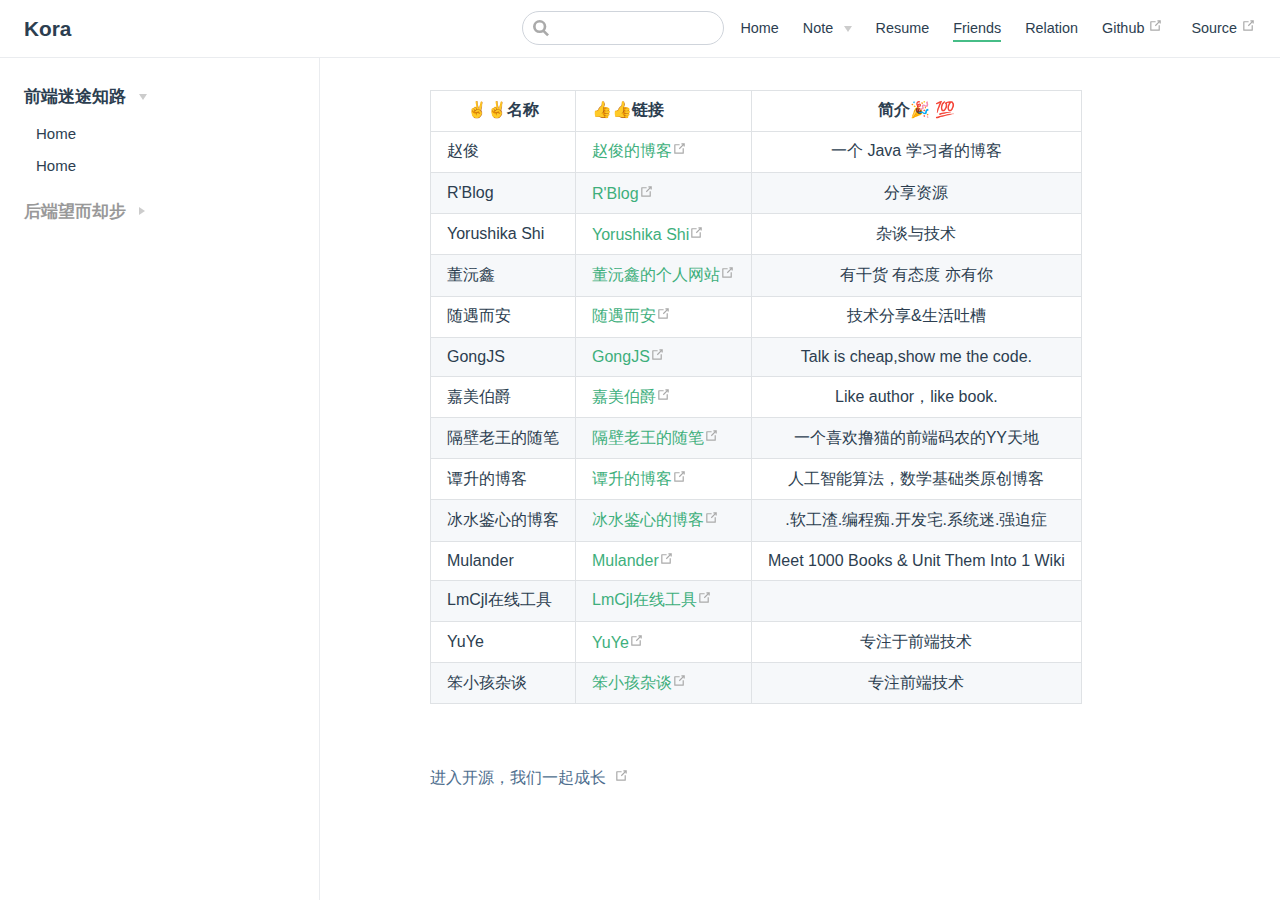
<file: friends/index.html>
<!DOCTYPE html>
<html lang="en-US">
  <head>
    <meta charset="utf-8">
    <meta name="viewport" content="width=device-width,initial-scale=1">
    <title>友链 | Kora</title>
    <meta name="description" content="time reveals a person&#39;s heart">
    <link rel="icon" href="/images/KR.png">
    
    <link rel="preload" href="/assets/css/0.styles.9e3e717b.css" as="style"><link rel="preload" href="/assets/js/app.06d44811.js" as="script"><link rel="preload" href="/assets/js/9.7c97b8b9.js" as="script"><link rel="prefetch" href="/assets/js/1.710d9d34.js"><link rel="prefetch" href="/assets/js/10.b6f57b3c.js"><link rel="prefetch" href="/assets/js/11.a098c85b.js"><link rel="prefetch" href="/assets/js/12.aeb19c06.js"><link rel="prefetch" href="/assets/js/13.dbdefd57.js"><link rel="prefetch" href="/assets/js/14.9905af61.js"><link rel="prefetch" href="/assets/js/15.d0787e18.js"><link rel="prefetch" href="/assets/js/3.041c9498.js"><link rel="prefetch" href="/assets/js/4.b80e7908.js"><link rel="prefetch" href="/assets/js/5.743bd286.js"><link rel="prefetch" href="/assets/js/6.29887229.js"><link rel="prefetch" href="/assets/js/7.afacca2f.js"><link rel="prefetch" href="/assets/js/8.1b5441da.js">
    <link rel="stylesheet" href="/assets/css/0.styles.9e3e717b.css">
  </head>
  <body>
    <div id="app" data-server-rendered="true"><div class="theme-container"><header class="navbar"><div class="sidebar-button"><svg xmlns="http://www.w3.org/2000/svg" aria-hidden="true" role="img" viewBox="0 0 448 512" class="icon"><path fill="currentColor" d="M436 124H12c-6.627 0-12-5.373-12-12V80c0-6.627 5.373-12 12-12h424c6.627 0 12 5.373 12 12v32c0 6.627-5.373 12-12 12zm0 160H12c-6.627 0-12-5.373-12-12v-32c0-6.627 5.373-12 12-12h424c6.627 0 12 5.373 12 12v32c0 6.627-5.373 12-12 12zm0 160H12c-6.627 0-12-5.373-12-12v-32c0-6.627 5.373-12 12-12h424c6.627 0 12 5.373 12 12v32c0 6.627-5.373 12-12 12z"></path></svg></div> <a href="/" class="home-link router-link-active"><!----> <span class="site-name">Kora</span></a> <div class="links" style="max-width:nullpx;"><div class="search-box"><input aria-label="Search" autocomplete="off" spellcheck="false" value=""> <!----></div> <nav class="nav-links can-hide"><div class="nav-item"><a href="/" class="nav-link">Home</a></div><div class="nav-item"><div class="dropdown-wrapper"><a class="dropdown-title"><span class="title">Note</span> <span class="arrow right"></span></a> <ul class="nav-dropdown" style="display:none;"><li class="dropdown-item"><!----> <a href="/note/vue/" class="nav-link">VUE</a></li><li class="dropdown-item"><!----> <a href="/note/es/" class="nav-link">ES6+</a></li></ul></div></div><div class="nav-item"><a href="/resume/" class="nav-link">Resume</a></div><div class="nav-item"><a href="/friends/" class="nav-link router-link-exact-active router-link-active">Friends</a></div><div class="nav-item"><a href="/relation/" class="nav-link">Relation</a></div><div class="nav-item"><a href="https://github.com/kora-KR" target="_blank" rel="noopener noreferrer" class="nav-link external">
  Github
  <svg xmlns="http://www.w3.org/2000/svg" aria-hidden="true" x="0px" y="0px" viewBox="0 0 100 100" width="15" height="15" class="icon outbound"><path fill="currentColor" d="M18.8,85.1h56l0,0c2.2,0,4-1.8,4-4v-32h-8v28h-48v-48h28v-8h-32l0,0c-2.2,0-4,1.8-4,4v56C14.8,83.3,16.6,85.1,18.8,85.1z"></path> <polygon fill="currentColor" points="45.7,48.7 51.3,54.3 77.2,28.5 77.2,37.2 85.2,37.2 85.2,14.9 62.8,14.9 62.8,22.9 71.5,22.9"></polygon></svg></a></div> <a href="https://github.com/kora-KR" target="_blank" rel="noopener noreferrer" class="repo-link">
    Source
    <svg xmlns="http://www.w3.org/2000/svg" aria-hidden="true" x="0px" y="0px" viewBox="0 0 100 100" width="15" height="15" class="icon outbound"><path fill="currentColor" d="M18.8,85.1h56l0,0c2.2,0,4-1.8,4-4v-32h-8v28h-48v-48h28v-8h-32l0,0c-2.2,0-4,1.8-4,4v56C14.8,83.3,16.6,85.1,18.8,85.1z"></path> <polygon fill="currentColor" points="45.7,48.7 51.3,54.3 77.2,28.5 77.2,37.2 85.2,37.2 85.2,14.9 62.8,14.9 62.8,22.9 71.5,22.9"></polygon></svg></a></nav></div></header> <div class="sidebar-mask"></div> <div class="sidebar"><nav class="nav-links"><div class="nav-item"><a href="/" class="nav-link">Home</a></div><div class="nav-item"><div class="dropdown-wrapper"><a class="dropdown-title"><span class="title">Note</span> <span class="arrow right"></span></a> <ul class="nav-dropdown" style="display:none;"><li class="dropdown-item"><!----> <a href="/note/vue/" class="nav-link">VUE</a></li><li class="dropdown-item"><!----> <a href="/note/es/" class="nav-link">ES6+</a></li></ul></div></div><div class="nav-item"><a href="/resume/" class="nav-link">Resume</a></div><div class="nav-item"><a href="/friends/" class="nav-link router-link-exact-active router-link-active">Friends</a></div><div class="nav-item"><a href="/relation/" class="nav-link">Relation</a></div><div class="nav-item"><a href="https://github.com/kora-KR" target="_blank" rel="noopener noreferrer" class="nav-link external">
  Github
  <svg xmlns="http://www.w3.org/2000/svg" aria-hidden="true" x="0px" y="0px" viewBox="0 0 100 100" width="15" height="15" class="icon outbound"><path fill="currentColor" d="M18.8,85.1h56l0,0c2.2,0,4-1.8,4-4v-32h-8v28h-48v-48h28v-8h-32l0,0c-2.2,0-4,1.8-4,4v56C14.8,83.3,16.6,85.1,18.8,85.1z"></path> <polygon fill="currentColor" points="45.7,48.7 51.3,54.3 77.2,28.5 77.2,37.2 85.2,37.2 85.2,14.9 62.8,14.9 62.8,22.9 71.5,22.9"></polygon></svg></a></div> <a href="https://github.com/kora-KR" target="_blank" rel="noopener noreferrer" class="repo-link">
    Source
    <svg xmlns="http://www.w3.org/2000/svg" aria-hidden="true" x="0px" y="0px" viewBox="0 0 100 100" width="15" height="15" class="icon outbound"><path fill="currentColor" d="M18.8,85.1h56l0,0c2.2,0,4-1.8,4-4v-32h-8v28h-48v-48h28v-8h-32l0,0c-2.2,0-4,1.8-4,4v56C14.8,83.3,16.6,85.1,18.8,85.1z"></path> <polygon fill="currentColor" points="45.7,48.7 51.3,54.3 77.2,28.5 77.2,37.2 85.2,37.2 85.2,14.9 62.8,14.9 62.8,22.9 71.5,22.9"></polygon></svg></a></nav>  <ul class="sidebar-links"><li><div class="sidebar-group first collapsable"><p class="sidebar-heading open"><span>前端迷途知路</span> <span class="arrow down"></span></p> <ul class="sidebar-group-items"><li><a href="/" class="sidebar-link">Home</a></li><li><a href="/" class="sidebar-link">Home</a></li></ul></div></li><li><div class="sidebar-group collapsable"><p class="sidebar-heading"><span>后端望而却步</span> <span class="arrow right"></span></p> <!----></div></li></ul> </div> <div class="page"> <div class="content"><table><thead><tr><th>✌️✌️名称</th> <th style="text-align:left">👍👍链接</th> <th style="text-align:center">简介🎉 💯</th></tr></thead> <tbody><tr><td>赵俊</td> <td style="text-align:left"><a href="http://www.zhaojun.im/" target="_blank" rel="noopener noreferrer">赵俊的博客<svg xmlns="http://www.w3.org/2000/svg" aria-hidden="true" x="0px" y="0px" viewBox="0 0 100 100" width="15" height="15" class="icon outbound"><path fill="currentColor" d="M18.8,85.1h56l0,0c2.2,0,4-1.8,4-4v-32h-8v28h-48v-48h28v-8h-32l0,0c-2.2,0-4,1.8-4,4v56C14.8,83.3,16.6,85.1,18.8,85.1z"></path> <polygon fill="currentColor" points="45.7,48.7 51.3,54.3 77.2,28.5 77.2,37.2 85.2,37.2 85.2,14.9 62.8,14.9 62.8,22.9 71.5,22.9"></polygon></svg></a></td> <td style="text-align:center">一个 Java 学习者的博客</td></tr> <tr><td>R'Blog</td> <td style="text-align:left"><a href="http://bolg.rvich.com/" target="_blank" rel="noopener noreferrer">R'Blog<svg xmlns="http://www.w3.org/2000/svg" aria-hidden="true" x="0px" y="0px" viewBox="0 0 100 100" width="15" height="15" class="icon outbound"><path fill="currentColor" d="M18.8,85.1h56l0,0c2.2,0,4-1.8,4-4v-32h-8v28h-48v-48h28v-8h-32l0,0c-2.2,0-4,1.8-4,4v56C14.8,83.3,16.6,85.1,18.8,85.1z"></path> <polygon fill="currentColor" points="45.7,48.7 51.3,54.3 77.2,28.5 77.2,37.2 85.2,37.2 85.2,14.9 62.8,14.9 62.8,22.9 71.5,22.9"></polygon></svg></a></td> <td style="text-align:center">分享资源</td></tr> <tr><td>Yorushika Shi</td> <td style="text-align:left"><a href="https://sh.yorushika.live/" target="_blank" rel="noopener noreferrer">Yorushika Shi<svg xmlns="http://www.w3.org/2000/svg" aria-hidden="true" x="0px" y="0px" viewBox="0 0 100 100" width="15" height="15" class="icon outbound"><path fill="currentColor" d="M18.8,85.1h56l0,0c2.2,0,4-1.8,4-4v-32h-8v28h-48v-48h28v-8h-32l0,0c-2.2,0-4,1.8-4,4v56C14.8,83.3,16.6,85.1,18.8,85.1z"></path> <polygon fill="currentColor" points="45.7,48.7 51.3,54.3 77.2,28.5 77.2,37.2 85.2,37.2 85.2,14.9 62.8,14.9 62.8,22.9 71.5,22.9"></polygon></svg></a></td> <td style="text-align:center">杂谈与技术</td></tr> <tr><td>董沅鑫</td> <td style="text-align:left"><a href="https://godbmw.com/" target="_blank" rel="noopener noreferrer">董沅鑫的个人网站<svg xmlns="http://www.w3.org/2000/svg" aria-hidden="true" x="0px" y="0px" viewBox="0 0 100 100" width="15" height="15" class="icon outbound"><path fill="currentColor" d="M18.8,85.1h56l0,0c2.2,0,4-1.8,4-4v-32h-8v28h-48v-48h28v-8h-32l0,0c-2.2,0-4,1.8-4,4v56C14.8,83.3,16.6,85.1,18.8,85.1z"></path> <polygon fill="currentColor" points="45.7,48.7 51.3,54.3 77.2,28.5 77.2,37.2 85.2,37.2 85.2,14.9 62.8,14.9 62.8,22.9 71.5,22.9"></polygon></svg></a></td> <td style="text-align:center">有干货 有态度 亦有你</td></tr> <tr><td>随遇而安</td> <td style="text-align:left"><a href="https://www.iszy.cc/" target="_blank" rel="noopener noreferrer">随遇而安<svg xmlns="http://www.w3.org/2000/svg" aria-hidden="true" x="0px" y="0px" viewBox="0 0 100 100" width="15" height="15" class="icon outbound"><path fill="currentColor" d="M18.8,85.1h56l0,0c2.2,0,4-1.8,4-4v-32h-8v28h-48v-48h28v-8h-32l0,0c-2.2,0-4,1.8-4,4v56C14.8,83.3,16.6,85.1,18.8,85.1z"></path> <polygon fill="currentColor" points="45.7,48.7 51.3,54.3 77.2,28.5 77.2,37.2 85.2,37.2 85.2,14.9 62.8,14.9 62.8,22.9 71.5,22.9"></polygon></svg></a></td> <td style="text-align:center">技术分享&amp;生活吐槽</td></tr> <tr><td>GongJS</td> <td style="text-align:left"><a href="https://gongjs.github.io/" target="_blank" rel="noopener noreferrer">GongJS<svg xmlns="http://www.w3.org/2000/svg" aria-hidden="true" x="0px" y="0px" viewBox="0 0 100 100" width="15" height="15" class="icon outbound"><path fill="currentColor" d="M18.8,85.1h56l0,0c2.2,0,4-1.8,4-4v-32h-8v28h-48v-48h28v-8h-32l0,0c-2.2,0-4,1.8-4,4v56C14.8,83.3,16.6,85.1,18.8,85.1z"></path> <polygon fill="currentColor" points="45.7,48.7 51.3,54.3 77.2,28.5 77.2,37.2 85.2,37.2 85.2,14.9 62.8,14.9 62.8,22.9 71.5,22.9"></polygon></svg></a></td> <td style="text-align:center">Talk is cheap,show me the code.</td></tr> <tr><td>嘉美伯爵</td> <td style="text-align:left"><a href="https://blog.gaozhe.top" target="_blank" rel="noopener noreferrer">嘉美伯爵<svg xmlns="http://www.w3.org/2000/svg" aria-hidden="true" x="0px" y="0px" viewBox="0 0 100 100" width="15" height="15" class="icon outbound"><path fill="currentColor" d="M18.8,85.1h56l0,0c2.2,0,4-1.8,4-4v-32h-8v28h-48v-48h28v-8h-32l0,0c-2.2,0-4,1.8-4,4v56C14.8,83.3,16.6,85.1,18.8,85.1z"></path> <polygon fill="currentColor" points="45.7,48.7 51.3,54.3 77.2,28.5 77.2,37.2 85.2,37.2 85.2,14.9 62.8,14.9 62.8,22.9 71.5,22.9"></polygon></svg></a></td> <td style="text-align:center">Like author，like book.</td></tr> <tr><td>隔壁老王的随笔</td> <td style="text-align:left"><a href="https://dojay.cn/" target="_blank" rel="noopener noreferrer">隔壁老王的随笔<svg xmlns="http://www.w3.org/2000/svg" aria-hidden="true" x="0px" y="0px" viewBox="0 0 100 100" width="15" height="15" class="icon outbound"><path fill="currentColor" d="M18.8,85.1h56l0,0c2.2,0,4-1.8,4-4v-32h-8v28h-48v-48h28v-8h-32l0,0c-2.2,0-4,1.8-4,4v56C14.8,83.3,16.6,85.1,18.8,85.1z"></path> <polygon fill="currentColor" points="45.7,48.7 51.3,54.3 77.2,28.5 77.2,37.2 85.2,37.2 85.2,14.9 62.8,14.9 62.8,22.9 71.5,22.9"></polygon></svg></a></td> <td style="text-align:center">一个喜欢撸猫的前端码农的YY天地</td></tr> <tr><td>谭升的博客</td> <td style="text-align:left"><a href="https://face2ai.com" target="_blank" rel="noopener noreferrer">谭升的博客<svg xmlns="http://www.w3.org/2000/svg" aria-hidden="true" x="0px" y="0px" viewBox="0 0 100 100" width="15" height="15" class="icon outbound"><path fill="currentColor" d="M18.8,85.1h56l0,0c2.2,0,4-1.8,4-4v-32h-8v28h-48v-48h28v-8h-32l0,0c-2.2,0-4,1.8-4,4v56C14.8,83.3,16.6,85.1,18.8,85.1z"></path> <polygon fill="currentColor" points="45.7,48.7 51.3,54.3 77.2,28.5 77.2,37.2 85.2,37.2 85.2,14.9 62.8,14.9 62.8,22.9 71.5,22.9"></polygon></svg></a></td> <td style="text-align:center">人工智能算法，数学基础类原创博客</td></tr> <tr><td>冰水鉴心的博客</td> <td style="text-align:left"><a href="https://xq773939719.github.io/" target="_blank" rel="noopener noreferrer">冰水鉴心的博客<svg xmlns="http://www.w3.org/2000/svg" aria-hidden="true" x="0px" y="0px" viewBox="0 0 100 100" width="15" height="15" class="icon outbound"><path fill="currentColor" d="M18.8,85.1h56l0,0c2.2,0,4-1.8,4-4v-32h-8v28h-48v-48h28v-8h-32l0,0c-2.2,0-4,1.8-4,4v56C14.8,83.3,16.6,85.1,18.8,85.1z"></path> <polygon fill="currentColor" points="45.7,48.7 51.3,54.3 77.2,28.5 77.2,37.2 85.2,37.2 85.2,14.9 62.8,14.9 62.8,22.9 71.5,22.9"></polygon></svg></a></td> <td style="text-align:center">.软工渣.编程痴.开发宅.系统迷.强迫症</td></tr> <tr><td>Mulander</td> <td style="text-align:left"><a href="https://mulander-j.github.io/Wiki1001Pro/" target="_blank" rel="noopener noreferrer">Mulander<svg xmlns="http://www.w3.org/2000/svg" aria-hidden="true" x="0px" y="0px" viewBox="0 0 100 100" width="15" height="15" class="icon outbound"><path fill="currentColor" d="M18.8,85.1h56l0,0c2.2,0,4-1.8,4-4v-32h-8v28h-48v-48h28v-8h-32l0,0c-2.2,0-4,1.8-4,4v56C14.8,83.3,16.6,85.1,18.8,85.1z"></path> <polygon fill="currentColor" points="45.7,48.7 51.3,54.3 77.2,28.5 77.2,37.2 85.2,37.2 85.2,14.9 62.8,14.9 62.8,22.9 71.5,22.9"></polygon></svg></a></td> <td style="text-align:center">Meet 1000 Books &amp; Unit Them Into 1 Wiki</td></tr> <tr><td>LmCjl在线工具</td> <td style="text-align:left"><a href="https://www.lmcjl.com" target="_blank" rel="noopener noreferrer">LmCjl在线工具<svg xmlns="http://www.w3.org/2000/svg" aria-hidden="true" x="0px" y="0px" viewBox="0 0 100 100" width="15" height="15" class="icon outbound"><path fill="currentColor" d="M18.8,85.1h56l0,0c2.2,0,4-1.8,4-4v-32h-8v28h-48v-48h28v-8h-32l0,0c-2.2,0-4,1.8-4,4v56C14.8,83.3,16.6,85.1,18.8,85.1z"></path> <polygon fill="currentColor" points="45.7,48.7 51.3,54.3 77.2,28.5 77.2,37.2 85.2,37.2 85.2,14.9 62.8,14.9 62.8,22.9 71.5,22.9"></polygon></svg></a></td> <td style="text-align:center"></td></tr> <tr><td>YuYe</td> <td style="text-align:left"><a href="https://chenyeah.com/" target="_blank" rel="noopener noreferrer">YuYe<svg xmlns="http://www.w3.org/2000/svg" aria-hidden="true" x="0px" y="0px" viewBox="0 0 100 100" width="15" height="15" class="icon outbound"><path fill="currentColor" d="M18.8,85.1h56l0,0c2.2,0,4-1.8,4-4v-32h-8v28h-48v-48h28v-8h-32l0,0c-2.2,0-4,1.8-4,4v56C14.8,83.3,16.6,85.1,18.8,85.1z"></path> <polygon fill="currentColor" points="45.7,48.7 51.3,54.3 77.2,28.5 77.2,37.2 85.2,37.2 85.2,14.9 62.8,14.9 62.8,22.9 71.5,22.9"></polygon></svg></a></td> <td style="text-align:center">专注于前端技术</td></tr> <tr><td>笨小孩杂谈</td> <td style="text-align:left"><a href="https://rocky-191.github.io/" target="_blank" rel="noopener noreferrer">笨小孩杂谈<svg xmlns="http://www.w3.org/2000/svg" aria-hidden="true" x="0px" y="0px" viewBox="0 0 100 100" width="15" height="15" class="icon outbound"><path fill="currentColor" d="M18.8,85.1h56l0,0c2.2,0,4-1.8,4-4v-32h-8v28h-48v-48h28v-8h-32l0,0c-2.2,0-4,1.8-4,4v56C14.8,83.3,16.6,85.1,18.8,85.1z"></path> <polygon fill="currentColor" points="45.7,48.7 51.3,54.3 77.2,28.5 77.2,37.2 85.2,37.2 85.2,14.9 62.8,14.9 62.8,22.9 71.5,22.9"></polygon></svg></a></td> <td style="text-align:center">专注前端技术</td></tr></tbody></table></div> <div class="page-edit"><div class="edit-link"><a href="https://github.com/kora-KR/edit/master/docs/friends/README.md" target="_blank" rel="noopener noreferrer">进入开源，我们一起成长</a> <svg xmlns="http://www.w3.org/2000/svg" aria-hidden="true" x="0px" y="0px" viewBox="0 0 100 100" width="15" height="15" class="icon outbound"><path fill="currentColor" d="M18.8,85.1h56l0,0c2.2,0,4-1.8,4-4v-32h-8v28h-48v-48h28v-8h-32l0,0c-2.2,0-4,1.8-4,4v56C14.8,83.3,16.6,85.1,18.8,85.1z"></path> <polygon fill="currentColor" points="45.7,48.7 51.3,54.3 77.2,28.5 77.2,37.2 85.2,37.2 85.2,14.9 62.8,14.9 62.8,22.9 71.5,22.9"></polygon></svg></div> <!----></div> <!----> </div> <!----></div></div>
    <script src="/assets/js/app.06d44811.js" defer></script><script src="/assets/js/9.7c97b8b9.js" defer></script>
  </body>
</html>
</file>
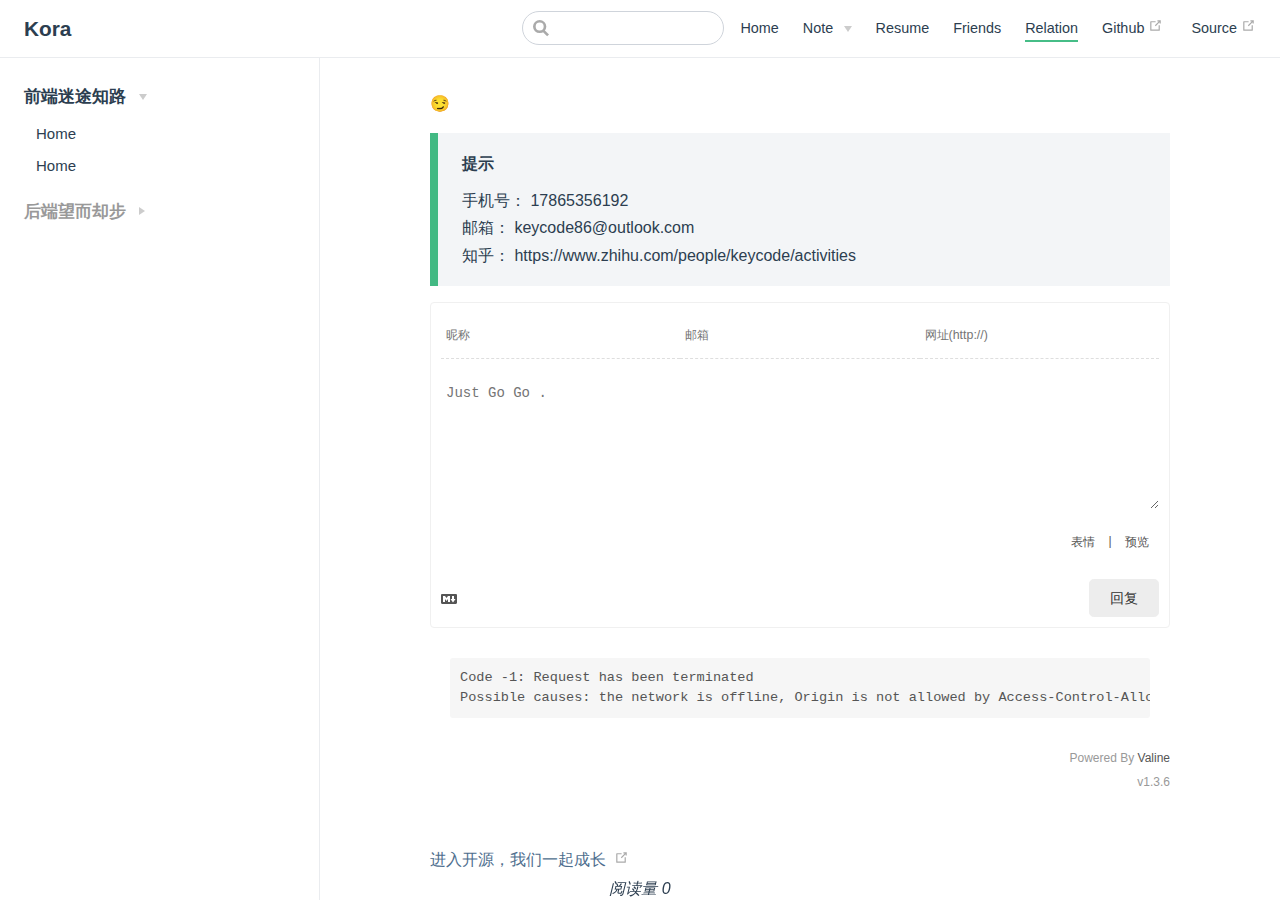
<file: relation/index.html>
<!DOCTYPE html>
<html lang="en-US">
  <head>
    <meta charset="utf-8">
    <meta name="viewport" content="width=device-width,initial-scale=1">
    <title>relation | Kora</title>
    <meta name="description" content="time reveals a person&#39;s heart">
    <link rel="icon" href="/images/KR.png">
    
    <link rel="preload" href="/assets/css/0.styles.9e3e717b.css" as="style"><link rel="preload" href="/assets/js/app.06d44811.js" as="script"><link rel="preload" href="/assets/js/13.dbdefd57.js" as="script"><link rel="prefetch" href="/assets/js/1.710d9d34.js"><link rel="prefetch" href="/assets/js/10.b6f57b3c.js"><link rel="prefetch" href="/assets/js/11.a098c85b.js"><link rel="prefetch" href="/assets/js/12.aeb19c06.js"><link rel="prefetch" href="/assets/js/14.9905af61.js"><link rel="prefetch" href="/assets/js/15.d0787e18.js"><link rel="prefetch" href="/assets/js/3.041c9498.js"><link rel="prefetch" href="/assets/js/4.b80e7908.js"><link rel="prefetch" href="/assets/js/5.743bd286.js"><link rel="prefetch" href="/assets/js/6.29887229.js"><link rel="prefetch" href="/assets/js/7.afacca2f.js"><link rel="prefetch" href="/assets/js/8.1b5441da.js"><link rel="prefetch" href="/assets/js/9.7c97b8b9.js">
    <link rel="stylesheet" href="/assets/css/0.styles.9e3e717b.css">
  </head>
  <body>
    <div id="app" data-server-rendered="true"><div class="theme-container"><header class="navbar"><div class="sidebar-button"><svg xmlns="http://www.w3.org/2000/svg" aria-hidden="true" role="img" viewBox="0 0 448 512" class="icon"><path fill="currentColor" d="M436 124H12c-6.627 0-12-5.373-12-12V80c0-6.627 5.373-12 12-12h424c6.627 0 12 5.373 12 12v32c0 6.627-5.373 12-12 12zm0 160H12c-6.627 0-12-5.373-12-12v-32c0-6.627 5.373-12 12-12h424c6.627 0 12 5.373 12 12v32c0 6.627-5.373 12-12 12zm0 160H12c-6.627 0-12-5.373-12-12v-32c0-6.627 5.373-12 12-12h424c6.627 0 12 5.373 12 12v32c0 6.627-5.373 12-12 12z"></path></svg></div> <a href="/" class="home-link router-link-active"><!----> <span class="site-name">Kora</span></a> <div class="links" style="max-width:nullpx;"><div class="search-box"><input aria-label="Search" autocomplete="off" spellcheck="false" value=""> <!----></div> <nav class="nav-links can-hide"><div class="nav-item"><a href="/" class="nav-link">Home</a></div><div class="nav-item"><div class="dropdown-wrapper"><a class="dropdown-title"><span class="title">Note</span> <span class="arrow right"></span></a> <ul class="nav-dropdown" style="display:none;"><li class="dropdown-item"><!----> <a href="/note/vue/" class="nav-link">VUE</a></li><li class="dropdown-item"><!----> <a href="/note/es/" class="nav-link">ES6+</a></li></ul></div></div><div class="nav-item"><a href="/resume/" class="nav-link">Resume</a></div><div class="nav-item"><a href="/friends/" class="nav-link">Friends</a></div><div class="nav-item"><a href="/relation/" class="nav-link router-link-exact-active router-link-active">Relation</a></div><div class="nav-item"><a href="https://github.com/kora-KR" target="_blank" rel="noopener noreferrer" class="nav-link external">
  Github
  <svg xmlns="http://www.w3.org/2000/svg" aria-hidden="true" x="0px" y="0px" viewBox="0 0 100 100" width="15" height="15" class="icon outbound"><path fill="currentColor" d="M18.8,85.1h56l0,0c2.2,0,4-1.8,4-4v-32h-8v28h-48v-48h28v-8h-32l0,0c-2.2,0-4,1.8-4,4v56C14.8,83.3,16.6,85.1,18.8,85.1z"></path> <polygon fill="currentColor" points="45.7,48.7 51.3,54.3 77.2,28.5 77.2,37.2 85.2,37.2 85.2,14.9 62.8,14.9 62.8,22.9 71.5,22.9"></polygon></svg></a></div> <a href="https://github.com/kora-KR" target="_blank" rel="noopener noreferrer" class="repo-link">
    Source
    <svg xmlns="http://www.w3.org/2000/svg" aria-hidden="true" x="0px" y="0px" viewBox="0 0 100 100" width="15" height="15" class="icon outbound"><path fill="currentColor" d="M18.8,85.1h56l0,0c2.2,0,4-1.8,4-4v-32h-8v28h-48v-48h28v-8h-32l0,0c-2.2,0-4,1.8-4,4v56C14.8,83.3,16.6,85.1,18.8,85.1z"></path> <polygon fill="currentColor" points="45.7,48.7 51.3,54.3 77.2,28.5 77.2,37.2 85.2,37.2 85.2,14.9 62.8,14.9 62.8,22.9 71.5,22.9"></polygon></svg></a></nav></div></header> <div class="sidebar-mask"></div> <div class="sidebar"><nav class="nav-links"><div class="nav-item"><a href="/" class="nav-link">Home</a></div><div class="nav-item"><div class="dropdown-wrapper"><a class="dropdown-title"><span class="title">Note</span> <span class="arrow right"></span></a> <ul class="nav-dropdown" style="display:none;"><li class="dropdown-item"><!----> <a href="/note/vue/" class="nav-link">VUE</a></li><li class="dropdown-item"><!----> <a href="/note/es/" class="nav-link">ES6+</a></li></ul></div></div><div class="nav-item"><a href="/resume/" class="nav-link">Resume</a></div><div class="nav-item"><a href="/friends/" class="nav-link">Friends</a></div><div class="nav-item"><a href="/relation/" class="nav-link router-link-exact-active router-link-active">Relation</a></div><div class="nav-item"><a href="https://github.com/kora-KR" target="_blank" rel="noopener noreferrer" class="nav-link external">
  Github
  <svg xmlns="http://www.w3.org/2000/svg" aria-hidden="true" x="0px" y="0px" viewBox="0 0 100 100" width="15" height="15" class="icon outbound"><path fill="currentColor" d="M18.8,85.1h56l0,0c2.2,0,4-1.8,4-4v-32h-8v28h-48v-48h28v-8h-32l0,0c-2.2,0-4,1.8-4,4v56C14.8,83.3,16.6,85.1,18.8,85.1z"></path> <polygon fill="currentColor" points="45.7,48.7 51.3,54.3 77.2,28.5 77.2,37.2 85.2,37.2 85.2,14.9 62.8,14.9 62.8,22.9 71.5,22.9"></polygon></svg></a></div> <a href="https://github.com/kora-KR" target="_blank" rel="noopener noreferrer" class="repo-link">
    Source
    <svg xmlns="http://www.w3.org/2000/svg" aria-hidden="true" x="0px" y="0px" viewBox="0 0 100 100" width="15" height="15" class="icon outbound"><path fill="currentColor" d="M18.8,85.1h56l0,0c2.2,0,4-1.8,4-4v-32h-8v28h-48v-48h28v-8h-32l0,0c-2.2,0-4,1.8-4,4v56C14.8,83.3,16.6,85.1,18.8,85.1z"></path> <polygon fill="currentColor" points="45.7,48.7 51.3,54.3 77.2,28.5 77.2,37.2 85.2,37.2 85.2,14.9 62.8,14.9 62.8,22.9 71.5,22.9"></polygon></svg></a></nav>  <ul class="sidebar-links"><li><div class="sidebar-group first collapsable"><p class="sidebar-heading open"><span>前端迷途知路</span> <span class="arrow down"></span></p> <ul class="sidebar-group-items"><li><a href="/" class="sidebar-link">Home</a></li><li><a href="/" class="sidebar-link">Home</a></li></ul></div></li><li><div class="sidebar-group collapsable"><p class="sidebar-heading"><span>后端望而却步</span> <span class="arrow right"></span></p> <!----></div></li></ul> </div> <div class="page"> <div class="content"><p>😏</p> <div class="tip custom-block"><p class="custom-block-title">提示</p> <p>手机号： 17865356192 <br>
邮箱： keycode86@outlook.com <br>
知乎： https://www.zhihu.com/people/keycode/activities <br></p></div> <div id="vcomments"></div> <span id="koraBlog" data-flag-title="kora" class="leancloud-visitors"><em class="post-meta-item-text">阅读量 </em> <i class="leancloud-visitors-count">1000000</i></span> <div></div></div> <div class="page-edit"><div class="edit-link"><a href="https://github.com/kora-KR/edit/master/docs/relation/README.md" target="_blank" rel="noopener noreferrer">进入开源，我们一起成长</a> <svg xmlns="http://www.w3.org/2000/svg" aria-hidden="true" x="0px" y="0px" viewBox="0 0 100 100" width="15" height="15" class="icon outbound"><path fill="currentColor" d="M18.8,85.1h56l0,0c2.2,0,4-1.8,4-4v-32h-8v28h-48v-48h28v-8h-32l0,0c-2.2,0-4,1.8-4,4v56C14.8,83.3,16.6,85.1,18.8,85.1z"></path> <polygon fill="currentColor" points="45.7,48.7 51.3,54.3 77.2,28.5 77.2,37.2 85.2,37.2 85.2,14.9 62.8,14.9 62.8,22.9 71.5,22.9"></polygon></svg></div> <!----></div> <!----> </div> <!----></div></div>
    <script src="/assets/js/app.06d44811.js" defer></script><script src="/assets/js/13.dbdefd57.js" defer></script>
  </body>
</html>
</file>
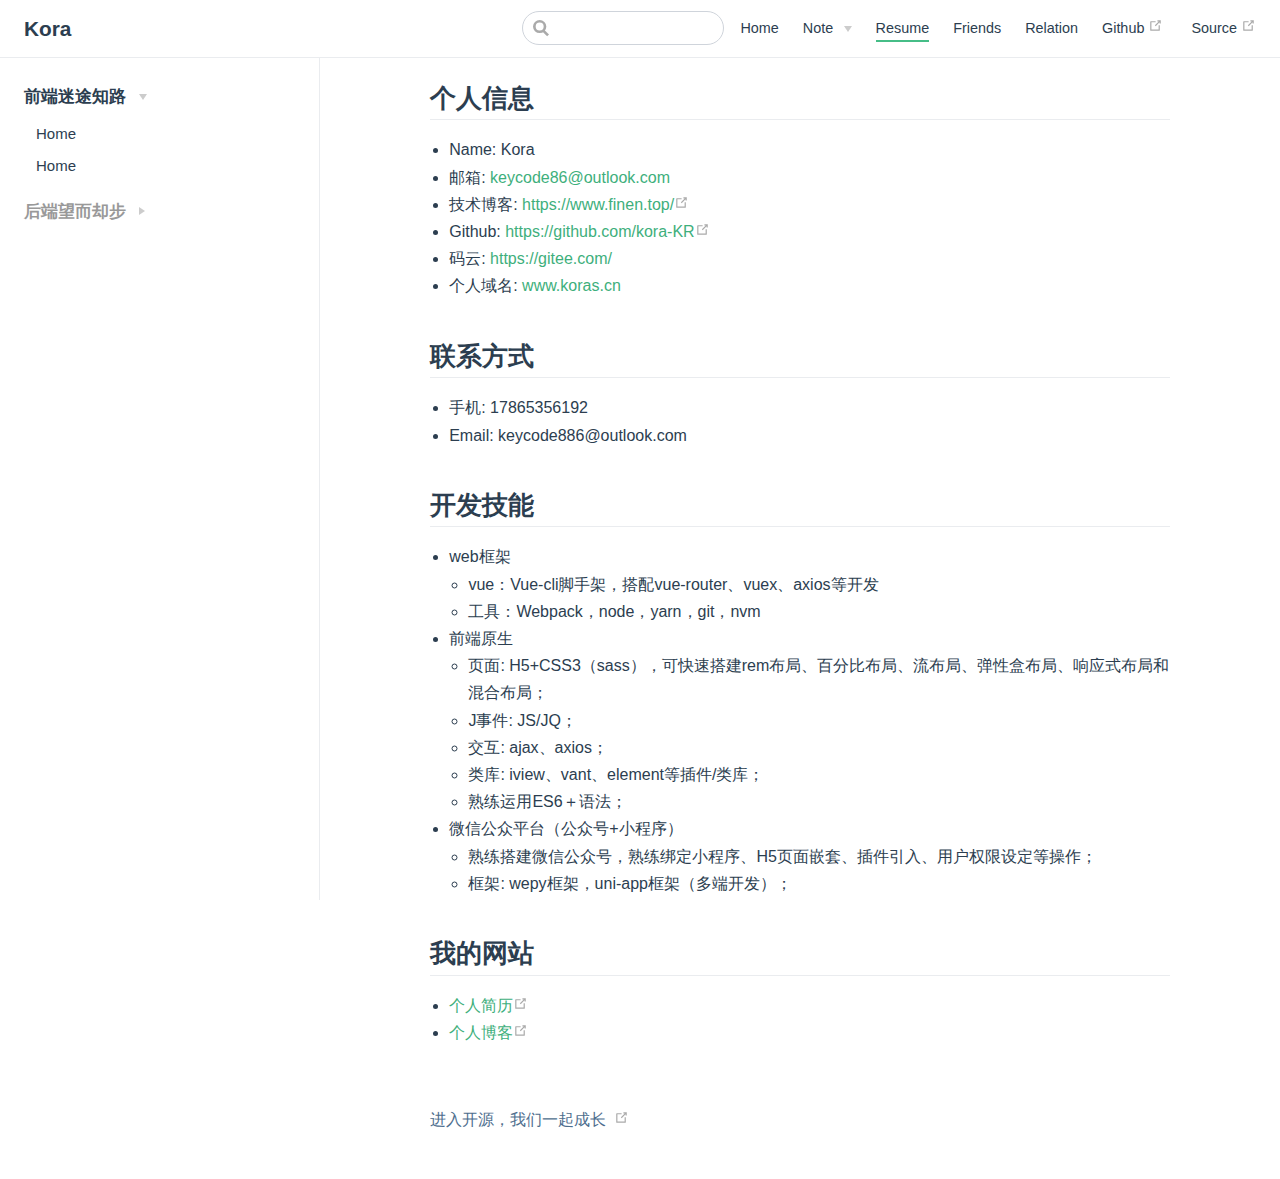
<file: resume/index.html>
<!DOCTYPE html>
<html lang="en-US">
  <head>
    <meta charset="utf-8">
    <meta name="viewport" content="width=device-width,initial-scale=1">
    <title>AboutMe | Kora</title>
    <meta name="description" content="time reveals a person&#39;s heart">
    <link rel="icon" href="/images/KR.png">
    
    <link rel="preload" href="/assets/css/0.styles.9e3e717b.css" as="style"><link rel="preload" href="/assets/js/app.06d44811.js" as="script"><link rel="preload" href="/assets/js/14.9905af61.js" as="script"><link rel="prefetch" href="/assets/js/1.710d9d34.js"><link rel="prefetch" href="/assets/js/10.b6f57b3c.js"><link rel="prefetch" href="/assets/js/11.a098c85b.js"><link rel="prefetch" href="/assets/js/12.aeb19c06.js"><link rel="prefetch" href="/assets/js/13.dbdefd57.js"><link rel="prefetch" href="/assets/js/15.d0787e18.js"><link rel="prefetch" href="/assets/js/3.041c9498.js"><link rel="prefetch" href="/assets/js/4.b80e7908.js"><link rel="prefetch" href="/assets/js/5.743bd286.js"><link rel="prefetch" href="/assets/js/6.29887229.js"><link rel="prefetch" href="/assets/js/7.afacca2f.js"><link rel="prefetch" href="/assets/js/8.1b5441da.js"><link rel="prefetch" href="/assets/js/9.7c97b8b9.js">
    <link rel="stylesheet" href="/assets/css/0.styles.9e3e717b.css">
  </head>
  <body>
    <div id="app" data-server-rendered="true"><div class="theme-container"><header class="navbar"><div class="sidebar-button"><svg xmlns="http://www.w3.org/2000/svg" aria-hidden="true" role="img" viewBox="0 0 448 512" class="icon"><path fill="currentColor" d="M436 124H12c-6.627 0-12-5.373-12-12V80c0-6.627 5.373-12 12-12h424c6.627 0 12 5.373 12 12v32c0 6.627-5.373 12-12 12zm0 160H12c-6.627 0-12-5.373-12-12v-32c0-6.627 5.373-12 12-12h424c6.627 0 12 5.373 12 12v32c0 6.627-5.373 12-12 12zm0 160H12c-6.627 0-12-5.373-12-12v-32c0-6.627 5.373-12 12-12h424c6.627 0 12 5.373 12 12v32c0 6.627-5.373 12-12 12z"></path></svg></div> <a href="/" class="home-link router-link-active"><!----> <span class="site-name">Kora</span></a> <div class="links" style="max-width:nullpx;"><div class="search-box"><input aria-label="Search" autocomplete="off" spellcheck="false" value=""> <!----></div> <nav class="nav-links can-hide"><div class="nav-item"><a href="/" class="nav-link">Home</a></div><div class="nav-item"><div class="dropdown-wrapper"><a class="dropdown-title"><span class="title">Note</span> <span class="arrow right"></span></a> <ul class="nav-dropdown" style="display:none;"><li class="dropdown-item"><!----> <a href="/note/vue/" class="nav-link">VUE</a></li><li class="dropdown-item"><!----> <a href="/note/es/" class="nav-link">ES6+</a></li></ul></div></div><div class="nav-item"><a href="/resume/" class="nav-link router-link-exact-active router-link-active">Resume</a></div><div class="nav-item"><a href="/friends/" class="nav-link">Friends</a></div><div class="nav-item"><a href="/relation/" class="nav-link">Relation</a></div><div class="nav-item"><a href="https://github.com/kora-KR" target="_blank" rel="noopener noreferrer" class="nav-link external">
  Github
  <svg xmlns="http://www.w3.org/2000/svg" aria-hidden="true" x="0px" y="0px" viewBox="0 0 100 100" width="15" height="15" class="icon outbound"><path fill="currentColor" d="M18.8,85.1h56l0,0c2.2,0,4-1.8,4-4v-32h-8v28h-48v-48h28v-8h-32l0,0c-2.2,0-4,1.8-4,4v56C14.8,83.3,16.6,85.1,18.8,85.1z"></path> <polygon fill="currentColor" points="45.7,48.7 51.3,54.3 77.2,28.5 77.2,37.2 85.2,37.2 85.2,14.9 62.8,14.9 62.8,22.9 71.5,22.9"></polygon></svg></a></div> <a href="https://github.com/kora-KR" target="_blank" rel="noopener noreferrer" class="repo-link">
    Source
    <svg xmlns="http://www.w3.org/2000/svg" aria-hidden="true" x="0px" y="0px" viewBox="0 0 100 100" width="15" height="15" class="icon outbound"><path fill="currentColor" d="M18.8,85.1h56l0,0c2.2,0,4-1.8,4-4v-32h-8v28h-48v-48h28v-8h-32l0,0c-2.2,0-4,1.8-4,4v56C14.8,83.3,16.6,85.1,18.8,85.1z"></path> <polygon fill="currentColor" points="45.7,48.7 51.3,54.3 77.2,28.5 77.2,37.2 85.2,37.2 85.2,14.9 62.8,14.9 62.8,22.9 71.5,22.9"></polygon></svg></a></nav></div></header> <div class="sidebar-mask"></div> <div class="sidebar"><nav class="nav-links"><div class="nav-item"><a href="/" class="nav-link">Home</a></div><div class="nav-item"><div class="dropdown-wrapper"><a class="dropdown-title"><span class="title">Note</span> <span class="arrow right"></span></a> <ul class="nav-dropdown" style="display:none;"><li class="dropdown-item"><!----> <a href="/note/vue/" class="nav-link">VUE</a></li><li class="dropdown-item"><!----> <a href="/note/es/" class="nav-link">ES6+</a></li></ul></div></div><div class="nav-item"><a href="/resume/" class="nav-link router-link-exact-active router-link-active">Resume</a></div><div class="nav-item"><a href="/friends/" class="nav-link">Friends</a></div><div class="nav-item"><a href="/relation/" class="nav-link">Relation</a></div><div class="nav-item"><a href="https://github.com/kora-KR" target="_blank" rel="noopener noreferrer" class="nav-link external">
  Github
  <svg xmlns="http://www.w3.org/2000/svg" aria-hidden="true" x="0px" y="0px" viewBox="0 0 100 100" width="15" height="15" class="icon outbound"><path fill="currentColor" d="M18.8,85.1h56l0,0c2.2,0,4-1.8,4-4v-32h-8v28h-48v-48h28v-8h-32l0,0c-2.2,0-4,1.8-4,4v56C14.8,83.3,16.6,85.1,18.8,85.1z"></path> <polygon fill="currentColor" points="45.7,48.7 51.3,54.3 77.2,28.5 77.2,37.2 85.2,37.2 85.2,14.9 62.8,14.9 62.8,22.9 71.5,22.9"></polygon></svg></a></div> <a href="https://github.com/kora-KR" target="_blank" rel="noopener noreferrer" class="repo-link">
    Source
    <svg xmlns="http://www.w3.org/2000/svg" aria-hidden="true" x="0px" y="0px" viewBox="0 0 100 100" width="15" height="15" class="icon outbound"><path fill="currentColor" d="M18.8,85.1h56l0,0c2.2,0,4-1.8,4-4v-32h-8v28h-48v-48h28v-8h-32l0,0c-2.2,0-4,1.8-4,4v56C14.8,83.3,16.6,85.1,18.8,85.1z"></path> <polygon fill="currentColor" points="45.7,48.7 51.3,54.3 77.2,28.5 77.2,37.2 85.2,37.2 85.2,14.9 62.8,14.9 62.8,22.9 71.5,22.9"></polygon></svg></a></nav>  <ul class="sidebar-links"><li><div class="sidebar-group first collapsable"><p class="sidebar-heading open"><span>前端迷途知路</span> <span class="arrow down"></span></p> <ul class="sidebar-group-items"><li><a href="/" class="sidebar-link">Home</a></li><li><a href="/" class="sidebar-link">Home</a></li></ul></div></li><li><div class="sidebar-group collapsable"><p class="sidebar-heading"><span>后端望而却步</span> <span class="arrow right"></span></p> <!----></div></li></ul> </div> <div class="page"> <div class="content"><h2 id="个人信息"><a href="#个人信息" aria-hidden="true" class="header-anchor">#</a> 个人信息</h2> <ul><li>Name: Kora</li> <li>邮箱: <a href="keycode86@outlook.com">keycode86@outlook.com</a></li> <li>技术博客: <a href="https://www.finen.top/" target="_blank" rel="noopener noreferrer">https://www.finen.top/<svg xmlns="http://www.w3.org/2000/svg" aria-hidden="true" x="0px" y="0px" viewBox="0 0 100 100" width="15" height="15" class="icon outbound"><path fill="currentColor" d="M18.8,85.1h56l0,0c2.2,0,4-1.8,4-4v-32h-8v28h-48v-48h28v-8h-32l0,0c-2.2,0-4,1.8-4,4v56C14.8,83.3,16.6,85.1,18.8,85.1z"></path> <polygon fill="currentColor" points="45.7,48.7 51.3,54.3 77.2,28.5 77.2,37.2 85.2,37.2 85.2,14.9 62.8,14.9 62.8,22.9 71.5,22.9"></polygon></svg></a></li> <li>Github: <a href="https://github.com/kora-KR" target="_blank" rel="noopener noreferrer">https://github.com/kora-KR<svg xmlns="http://www.w3.org/2000/svg" aria-hidden="true" x="0px" y="0px" viewBox="0 0 100 100" width="15" height="15" class="icon outbound"><path fill="currentColor" d="M18.8,85.1h56l0,0c2.2,0,4-1.8,4-4v-32h-8v28h-48v-48h28v-8h-32l0,0c-2.2,0-4,1.8-4,4v56C14.8,83.3,16.6,85.1,18.8,85.1z"></path> <polygon fill="currentColor" points="45.7,48.7 51.3,54.3 77.2,28.5 77.2,37.2 85.2,37.2 85.2,14.9 62.8,14.9 62.8,22.9 71.5,22.9"></polygon></svg></a></li> <li>码云: <a href="%E7%A0%81%E4%BA%91">https://gitee.com/</a></li> <li>个人域名: <a href="www.koras.cn">www.koras.cn</a></li></ul> <h2 id="联系方式"><a href="#联系方式" aria-hidden="true" class="header-anchor">#</a> 联系方式</h2> <ul><li>手机: 17865356192</li> <li>Email: keycode886@outlook.com</li></ul> <h2 id="开发技能"><a href="#开发技能" aria-hidden="true" class="header-anchor">#</a> 开发技能</h2> <ul><li>web框架
<ul><li>vue：Vue-cli脚手架，搭配vue-router、vuex、axios等开发</li> <li>工具：Webpack，node，yarn，git，nvm</li></ul></li> <li>前端原生
<ul><li>页面: H5+CSS3（sass），可快速搭建rem布局、百分比布局、流布局、弹性盒布局、响应式布局和混合布局；</li> <li>J事件: JS/JQ；</li> <li>交互: ajax、axios；</li> <li>类库: iview、vant、element等插件/类库；</li> <li>熟练运用ES6＋语法；</li></ul></li> <li>微信公众平台（公众号+小程序）
<ul><li>熟练搭建微信公众号，熟练绑定小程序、H5页面嵌套、插件引入、用户权限设定等操作；</li> <li>框架: wepy框架，uni-app框架（多端开发）；</li></ul></li></ul> <h2 id="我的网站"><a href="#我的网站" aria-hidden="true" class="header-anchor">#</a> 我的网站</h2> <ul><li><a href="http://www.koras.cn/" target="_blank" rel="noopener noreferrer">个人简历<svg xmlns="http://www.w3.org/2000/svg" aria-hidden="true" x="0px" y="0px" viewBox="0 0 100 100" width="15" height="15" class="icon outbound"><path fill="currentColor" d="M18.8,85.1h56l0,0c2.2,0,4-1.8,4-4v-32h-8v28h-48v-48h28v-8h-32l0,0c-2.2,0-4,1.8-4,4v56C14.8,83.3,16.6,85.1,18.8,85.1z"></path> <polygon fill="currentColor" points="45.7,48.7 51.3,54.3 77.2,28.5 77.2,37.2 85.2,37.2 85.2,14.9 62.8,14.9 62.8,22.9 71.5,22.9"></polygon></svg></a></li> <li><a href="https://kora-kr.github.io/" target="_blank" rel="noopener noreferrer">个人博客<svg xmlns="http://www.w3.org/2000/svg" aria-hidden="true" x="0px" y="0px" viewBox="0 0 100 100" width="15" height="15" class="icon outbound"><path fill="currentColor" d="M18.8,85.1h56l0,0c2.2,0,4-1.8,4-4v-32h-8v28h-48v-48h28v-8h-32l0,0c-2.2,0-4,1.8-4,4v56C14.8,83.3,16.6,85.1,18.8,85.1z"></path> <polygon fill="currentColor" points="45.7,48.7 51.3,54.3 77.2,28.5 77.2,37.2 85.2,37.2 85.2,14.9 62.8,14.9 62.8,22.9 71.5,22.9"></polygon></svg></a></li></ul></div> <div class="page-edit"><div class="edit-link"><a href="https://github.com/kora-KR/edit/master/docs/resume/README.md" target="_blank" rel="noopener noreferrer">进入开源，我们一起成长</a> <svg xmlns="http://www.w3.org/2000/svg" aria-hidden="true" x="0px" y="0px" viewBox="0 0 100 100" width="15" height="15" class="icon outbound"><path fill="currentColor" d="M18.8,85.1h56l0,0c2.2,0,4-1.8,4-4v-32h-8v28h-48v-48h28v-8h-32l0,0c-2.2,0-4,1.8-4,4v56C14.8,83.3,16.6,85.1,18.8,85.1z"></path> <polygon fill="currentColor" points="45.7,48.7 51.3,54.3 77.2,28.5 77.2,37.2 85.2,37.2 85.2,14.9 62.8,14.9 62.8,22.9 71.5,22.9"></polygon></svg></div> <!----></div> <!----> </div> <!----></div></div>
    <script src="/assets/js/app.06d44811.js" defer></script><script src="/assets/js/14.9905af61.js" defer></script>
  </body>
</html>
</file>
<file: assets/css/0.styles.9e3e717b.css>
.home{padding:3.6rem 2rem 0;max-width:960px;margin:0 auto}.home .hero{text-align:center}.home .hero img{max-width:100%;max-height:280px;display:block;margin:3rem auto 1.5rem}.home .hero h1{font-size:3rem}.home .hero .action,.home .hero .description,.home .hero h1{margin:1.8rem auto}.home .hero .description{max-width:35rem;font-size:1.6rem;line-height:1.3;color:#6a8bad}.home .hero .action-button{display:inline-block;font-size:1.2rem;color:#fff;background-color:#3eaf7c;padding:.8rem 1.6rem;border-radius:4px;transition:background-color .1s ease;box-sizing:border-box;border-bottom:1px solid #389d70}.home .hero .action-button:hover{background-color:#4abf8a}.home .features{border-top:1px solid #eaecef;padding:1.2rem 0;margin-top:2.5rem;display:flex;flex-wrap:wrap;align-items:flex-start;align-content:stretch;justify-content:space-between}.home .feature{flex-grow:1;flex-basis:30%;max-width:30%}.home .feature h2{font-size:1.4rem;font-weight:500;border-bottom:none;padding-bottom:0;color:#3a5169}.home .feature p{color:#4e6e8e}.home .footer{padding:2.5rem;border-top:1px solid #eaecef;text-align:center;color:#4e6e8e}@media (max-width:719px){.home .features{flex-direction:column}.home .feature{max-width:100%;padding:0 2.5rem}}@media (max-width:419px){.home{padding-left:1.5rem;padding-right:1.5rem}.home .hero img{max-height:210px;margin:2rem auto 1.2rem}.home .hero h1{font-size:2rem}.home .hero .action,.home .hero .description,.home .hero h1{margin:1.2rem auto}.home .hero .description{font-size:1.2rem}.home .hero .action-button{font-size:1rem;padding:.6rem 1.2rem}.home .feature h2{font-size:1.25rem}}.home .hero img{width:25%;height:auto!important;box-shadow:0 5px 18px rgba(0,0,0,.2);border-radius:50%}#container,#container>a{display:flex;justify-content:space-around;align-items:center;width:100%;height:100px;color:#222}#container>a{position:relative;top:0;left:0;width:120px;justify-content:center;cursor:pointer;transition:all .3s linear}#container>a img{margin-right:10px;width:30px;height:auto;border-radius:50%;background:#eee}#container>a .scan{position:absolute;top:-20px;left:4px;z-index:9999;width:150px;height:auto;border-radius:0;opacity:0;transition:all 1.4s;border:1px solid #eee;border-radius:10px}#container>a span{font-size:.9em}#container>.resume{animation:jump 1.3s linear infinite}#container>a:not(:last-child):hover{transform:translateY(-2px)}.text{width:100%;font-size:.8em;fill:none;stroke-width:1px;stroke-dashoffset:0;stroke-dasharray:310;animation:stroke 6s infinite linear}.text-1{stroke:#000;animation-delay:-1.5s}.text-2{stroke:#e73b3b;animation-delay:-3s}.text-3{stroke:#1087eb;animation-delay:-4.5s}.text-4{stroke:#46bd87;animation-delay:-6s}.aa{fill:red;stroke:#000;stroke-width:5;opacity:.5;width:250px;height:100px}#shape{stroke-width:4px;fill:transparent;stroke:#eee;stroke-dasharray:100 0;stroke-dashoffset:20;transition:all 2s ease}svg:hover #shape{stroke-width:6px;stroke-dasharray:2 10 10 10;stroke-dashoffset:0;stroke:#06d6a0}.leancloud-visitors{position:fixed;bottom:0;left:50%;transform:translateX(-50%)}@keyframes jump{0%{transform:rotate(0deg)}20%{transform:rotate(3deg)}40%{transform:rotate(-3deg)}60%{transform:rotate(3deg)}80%{transform:rotate(-3deg)}to{transform:rotate(0deg)}}@keyframes stroke{to{stroke-dashoffset:-400}}.search-box{display:inline-block;position:relative;margin-right:1rem}.search-box input{cursor:text;width:10rem;color:#4e6e8e;display:inline-block;border:1px solid #cfd4db;border-radius:2rem;font-size:.9rem;line-height:2rem;padding:0 .5rem 0 2rem;outline:none;transition:all .2s ease;background:#fff url(/assets/img/search.83621669.svg) .6rem .5rem no-repeat;background-size:1rem}.search-box input:focus{cursor:auto;border-color:#3eaf7c}.search-box .suggestions{background:#fff;width:20rem;position:absolute;top:1.5rem;border:1px solid #cfd4db;border-radius:6px;padding:.4rem;list-style-type:none}.search-box .suggestions.align-right{right:0}.search-box .suggestion{line-height:1.4;padding:.4rem .6rem;border-radius:4px;cursor:pointer}.search-box .suggestion a{white-space:normal;color:#5d82a6}.search-box .suggestion a .page-title{font-weight:600}.search-box .suggestion a .header{font-size:.9em;margin-left:.25em}.search-box .suggestion.focused{background-color:#f3f4f5}.search-box .suggestion.focused a{color:#3eaf7c}@media (max-width:959px){.search-box input{cursor:pointer;width:0;border-color:transparent;position:relative}.search-box input:focus{cursor:text;left:0;width:10rem}}@media (max-width:959px) and (min-width:719px){.search-box .suggestions{left:0}}@media (max-width:719px){.search-box{margin-right:0}.search-box input{left:1rem}.search-box .suggestions{right:0}}@media (max-width:419px){.search-box .suggestions{width:calc(100vw - 4rem)}.search-box input:focus{width:8rem}}.dropdown-enter,.dropdown-leave-to{height:0!important}.dropdown-wrapper{cursor:pointer}.dropdown-wrapper .dropdown-title{display:block}.dropdown-wrapper .dropdown-title:hover{border-color:transparent}.dropdown-wrapper .dropdown-title .arrow{vertical-align:middle;margin-top:-1px;margin-left:.4rem}.dropdown-wrapper .nav-dropdown .dropdown-item{color:inherit;line-height:1.7rem}.dropdown-wrapper .nav-dropdown .dropdown-item h4{margin:.45rem 0 0;border-top:1px solid #eee;padding:.45rem 1.5rem 0 1.25rem}.dropdown-wrapper .nav-dropdown .dropdown-item .dropdown-subitem-wrapper{padding:0;list-style:none}.dropdown-wrapper .nav-dropdown .dropdown-item .dropdown-subitem-wrapper .dropdown-subitem{font-size:.9em}.dropdown-wrapper .nav-dropdown .dropdown-item a{display:block;line-height:1.7rem;position:relative;border-bottom:none;font-weight:400;margin-bottom:0;padding:0 1.5rem 0 1.25rem}.dropdown-wrapper .nav-dropdown .dropdown-item a.router-link-active,.dropdown-wrapper .nav-dropdown .dropdown-item a:hover{color:#3eaf7c}.dropdown-wrapper .nav-dropdown .dropdown-item a.router-link-active:after{content:"";width:0;height:0;border-left:5px solid #3eaf7c;border-top:3px solid transparent;border-bottom:3px solid transparent;position:absolute;top:calc(50% - 2px);left:9px}.dropdown-wrapper .nav-dropdown .dropdown-item:first-child h4{margin-top:0;padding-top:0;border-top:0}@media (max-width:719px){.dropdown-wrapper.open .dropdown-title{margin-bottom:.5rem}.dropdown-wrapper .nav-dropdown{transition:height .1s ease-out;overflow:hidden}.dropdown-wrapper .nav-dropdown .dropdown-item h4{border-top:0;margin-top:0;padding-top:0}.dropdown-wrapper .nav-dropdown .dropdown-item>a,.dropdown-wrapper .nav-dropdown .dropdown-item h4{font-size:15px;line-height:2rem}.dropdown-wrapper .nav-dropdown .dropdown-item .dropdown-subitem{font-size:14px;padding-left:1rem}}@media (min-width:719px){.dropdown-wrapper{height:1.8rem}.dropdown-wrapper:hover .nav-dropdown{display:block!important}.dropdown-wrapper .dropdown-title .arrow{border-left:4px solid transparent;border-right:4px solid transparent;border-top:6px solid #ccc;border-bottom:0}.dropdown-wrapper .nav-dropdown{display:none;height:auto!important;box-sizing:border-box;max-height:calc(100vh - 2.7rem);overflow-y:auto;position:absolute;top:100%;right:0;background-color:#fff;padding:.6rem 0;border:1px solid #ddd;border-bottom-color:#ccc;text-align:left;border-radius:.25rem;white-space:nowrap;margin:0}}.nav-links{display:inline-block}.nav-links a{line-height:1.4rem;color:inherit}.nav-links a.router-link-active,.nav-links a:hover{color:#3eaf7c}.nav-links .nav-item{position:relative;display:inline-block;margin-left:1.5rem;line-height:2rem}.nav-links .nav-item:first-child{margin-left:0}.nav-links .repo-link{margin-left:1.5rem}@media (max-width:719px){.nav-links .nav-item,.nav-links .repo-link{margin-left:0}}@media (min-width:719px){.nav-links a.router-link-active,.nav-links a:hover{color:#2c3e50}.nav-item>a:not(.external).router-link-active,.nav-item>a:not(.external):hover{margin-bottom:-2px;border-bottom:2px solid #46bd87}}.navbar{padding:.7rem 1.5rem;line-height:2.2rem;position:relative}.navbar a,.navbar img,.navbar span{display:inline-block}.navbar .logo{height:2.2rem;min-width:2.2rem;margin-right:.8rem;vertical-align:top}.navbar .site-name{font-size:1.3rem;font-weight:600;color:#2c3e50;position:relative}.navbar .links{padding-left:1.5rem;box-sizing:border-box;background-color:#fff;white-space:nowrap;font-size:.9rem;position:absolute;right:1.5rem;top:.7rem;display:flex}.navbar .links .search-box{flex:0 0 auto;vertical-align:top}.navbar .links .nav-links{flex:1}@media (max-width:719px){.navbar{padding-left:4rem}.navbar .can-hide{display:none}.navbar .links{padding-left:1.5rem}}.page-edit,.page-nav{max-width:740px;margin:0 auto;padding:2rem 2.5rem}@media (max-width:959px){.page-edit,.page-nav{padding:2rem}}@media (max-width:419px){.page-edit,.page-nav{padding:1.5rem}}.page{padding-bottom:2rem}.page-edit{padding-top:1rem;padding-bottom:1rem;overflow:auto}.page-edit .edit-link{display:inline-block}.page-edit .edit-link a{color:#4e6e8e;margin-right:.25rem}.page-edit .last-updated{float:right;font-size:.9em}.page-edit .last-updated .prefix{font-weight:500;color:#4e6e8e}.page-edit .last-updated .time{font-weight:400;color:#aaa}.page-nav{padding-top:1rem;padding-bottom:0}.page-nav .inner{min-height:2rem;margin-top:0;border-top:1px solid #eaecef;padding-top:1rem;overflow:auto}.page-nav .next{float:right}@media (max-width:719px){.page-edit .edit-link{margin-bottom:.5rem}.page-edit .last-updated{font-size:.8em;float:none;text-align:left}}.sidebar .sidebar-sub-headers{padding-left:1rem;font-size:.95em}a.sidebar-link{font-weight:400;display:inline-block;color:#2c3e50;border-left:.25rem solid transparent;padding:.35rem 1rem .35rem 1.25rem;line-height:1.4;width:100%;box-sizing:border-box}a.sidebar-link:hover{color:#3eaf7c}a.sidebar-link.active{font-weight:600;color:#3eaf7c;border-left-color:#3eaf7c}.sidebar-group a.sidebar-link{padding-left:2rem}.sidebar-sub-headers a.sidebar-link{padding-top:.25rem;padding-bottom:.25rem;border-left:none}.sidebar-sub-headers a.sidebar-link.active{font-weight:500}.sidebar-group:not(.first){margin-top:1em}.sidebar-group .sidebar-group{padding-left:.5em}.sidebar-group:not(.collapsable) .sidebar-heading{cursor:auto;color:inherit}.sidebar-heading{color:#999;transition:color .15s ease;cursor:pointer;font-size:1.1em;font-weight:700;padding:0 1.5rem;margin-top:0;margin-bottom:.5rem}.sidebar-heading.open,.sidebar-heading:hover{color:inherit}.sidebar-heading .arrow{position:relative;top:-.12em;left:.5em}.sidebar-heading:.open .arrow{top:-.18em}.sidebar-group-items{transition:height .1s ease-out;overflow:hidden}.sidebar-button{display:none;width:1.25rem;height:1.25rem;position:absolute;padding:.6rem;top:.6rem;left:1rem;cursor:pointer}.sidebar-button .icon{display:block;width:1.25rem;height:1.25rem}@media (max-width:719px){.sidebar-button{display:block}}.sw-update-popup{position:fixed;right:1em;bottom:1em;padding:1em;border:1px solid #3eaf7c;border-radius:3px;background:#fff;box-shadow:0 4px 16px rgba(0,0,0,.5);text-align:center}.sw-update-popup button{margin-top:.5em;padding:.25em 2em}.sw-update-popup-enter-active,.sw-update-popup-leave-active{transition:opacity .3s,transform .3s}.sw-update-popup-enter,.sw-update-popup-leave-to{opacity:0;transform:translateY(50%) scale(.5)}code[class*=language-],pre[class*=language-]{color:#ccc;background:none;font-family:Consolas,Monaco,Andale Mono,Ubuntu Mono,monospace;font-size:1em;text-align:left;white-space:pre;word-spacing:normal;word-break:normal;word-wrap:normal;line-height:1.5;tab-size:4;hyphens:none}pre[class*=language-]{padding:1em;margin:.5em 0;overflow:auto}:not(pre)>code[class*=language-],pre[class*=language-]{background:#2d2d2d}:not(pre)>code[class*=language-]{padding:.1em;border-radius:.3em;white-space:normal}.token.block-comment,.token.cdata,.token.comment,.token.doctype,.token.prolog{color:#999}.token.punctuation{color:#ccc}.token.attr-name,.token.deleted,.token.namespace,.token.tag{color:#e2777a}.token.function-name{color:#6196cc}.token.boolean,.token.function,.token.number{color:#f08d49}.token.class-name,.token.constant,.token.property,.token.symbol{color:#f8c555}.token.atrule,.token.builtin,.token.important,.token.keyword,.token.selector{color:#cc99cd}.token.attr-value,.token.char,.token.regex,.token.string,.token.variable{color:#7ec699}.token.entity,.token.operator,.token.url{color:#67cdcc}.token.bold,.token.important{font-weight:700}.token.italic{font-style:italic}.token.entity{cursor:help}.token.inserted{color:green}#nprogress{pointer-events:none}#nprogress .bar{background:#3eaf7c;position:fixed;z-index:1031;top:0;left:0;width:100%;height:2px}#nprogress .peg{display:block;position:absolute;right:0;width:100px;height:100%;box-shadow:0 0 10px #3eaf7c,0 0 5px #3eaf7c;opacity:1;transform:rotate(3deg) translateY(-4px)}#nprogress .spinner{display:block;position:fixed;z-index:1031;top:15px;right:15px}#nprogress .spinner-icon{width:18px;height:18px;box-sizing:border-box;border:2px solid transparent;border-top-color:#3eaf7c;border-left-color:#3eaf7c;border-radius:50%;animation:nprogress-spinner .4s linear infinite}.nprogress-custom-parent{overflow:hidden;position:relative}.nprogress-custom-parent #nprogress .bar,.nprogress-custom-parent #nprogress .spinner{position:absolute}@keyframes nprogress-spinner{0%{transform:rotate(0deg)}to{transform:rotate(1turn)}}.content code{color:#476582;padding:.25rem .5rem;margin:0;font-size:.85em;background-color:rgba(27,31,35,.05);border-radius:3px}.content pre,.content pre[class*=language-]{line-height:1.4;padding:1.25rem 1.5rem;margin:.85rem 0;background-color:#282c34;border-radius:6px;overflow:auto}.content pre[class*=language-] code,.content pre code{color:#fff;padding:0;background-color:transparent;border-radius:0}div[class*=language-]{position:relative;background-color:#282c34;border-radius:6px}div[class*=language-] .highlight-lines{-webkit-user-select:none;-moz-user-select:none;-ms-user-select:none;user-select:none;padding-top:1.3rem;position:absolute;top:0;left:0;width:100%;line-height:1.4}div[class*=language-] .highlight-lines .highlighted{background-color:rgba(0,0,0,.66)}div[class*=language-] pre,div[class*=language-] pre[class*=language-]{background:transparent;position:relative;z-index:1}div[class*=language-]:before{position:absolute;z-index:3;top:.8em;right:1em;font-size:.75rem;color:hsla(0,0%,100%,.4)}div[class*=language-]:not(.line-numbers-mode) .line-numbers-wrapper{display:none}div[class*=language-].line-numbers-mode .highlight-lines .highlighted{position:relative}div[class*=language-].line-numbers-mode .highlight-lines .highlighted:before{content:" ";position:absolute;z-index:3;left:0;top:0;display:block;width:3.5rem;height:100%;background-color:rgba(0,0,0,.66)}div[class*=language-].line-numbers-mode pre{padding-left:4.5rem;vertical-align:middle}div[class*=language-].line-numbers-mode .line-numbers-wrapper{position:absolute;top:0;width:3.5rem;text-align:center;color:hsla(0,0%,100%,.3);padding:1.25rem 0;line-height:1.4}div[class*=language-].line-numbers-mode .line-numbers-wrapper .line-number,div[class*=language-].line-numbers-mode .line-numbers-wrapper br{-webkit-user-select:none;-moz-user-select:none;-ms-user-select:none;user-select:none}div[class*=language-].line-numbers-mode .line-numbers-wrapper .line-number{position:relative;z-index:4;font-size:.85em}div[class*=language-].line-numbers-mode:after{content:"";position:absolute;z-index:2;top:0;left:0;width:3.5rem;height:100%;border-radius:6px 0 0 6px;border-right:1px solid rgba(0,0,0,.66);background-color:#282c34}div[class~=language-js]:before{content:"js"}div[class~=language-ts]:before{content:"ts"}div[class~=language-html]:before{content:"html"}div[class~=language-md]:before{content:"md"}div[class~=language-vue]:before{content:"vue"}div[class~=language-css]:before{content:"css"}div[class~=language-sass]:before{content:"sass"}div[class~=language-scss]:before{content:"scss"}div[class~=language-less]:before{content:"less"}div[class~=language-stylus]:before{content:"stylus"}div[class~=language-go]:before{content:"go"}div[class~=language-java]:before{content:"java"}div[class~=language-c]:before{content:"c"}div[class~=language-sh]:before{content:"sh"}div[class~=language-yaml]:before{content:"yaml"}div[class~=language-py]:before{content:"py"}div[class~=language-javascript]:before{content:"js"}div[class~=language-typescript]:before{content:"ts"}div[class~=language-markup]:before{content:"html"}div[class~=language-markdown]:before{content:"md"}div[class~=language-json]:before{content:"json"}div[class~=language-ruby]:before{content:"rb"}div[class~=language-python]:before{content:"py"}div[class~=language-bash]:before{content:"sh"}.custom-block .custom-block-title{font-weight:600;margin-bottom:-.4rem}.custom-block.danger,.custom-block.tip,.custom-block.warning{padding:.1rem 1.5rem;border-left-width:.5rem;border-left-style:solid;margin:1rem 0}.custom-block.tip{background-color:#f3f5f7;border-color:#42b983}.custom-block.warning{background-color:rgba(255,229,100,.3);border-color:#e7c000;color:#6b5900}.custom-block.warning .custom-block-title{color:#b29400}.custom-block.warning a{color:#2c3e50}.custom-block.danger{background-color:#ffe6e6;border-color:#c00;color:#4d0000}.custom-block.danger .custom-block-title{color:#900}.custom-block.danger a{color:#2c3e50}.arrow{display:inline-block;width:0;height:0}.arrow.up{border-bottom:6px solid #ccc}.arrow.down,.arrow.up{border-left:4px solid transparent;border-right:4px solid transparent}.arrow.down{border-top:6px solid #ccc}.arrow.right{border-left:6px solid #ccc}.arrow.left,.arrow.right{border-top:4px solid transparent;border-bottom:4px solid transparent}.arrow.left{border-right:6px solid #ccc}.content:not(.custom){max-width:740px;margin:0 auto;padding:2rem 2.5rem}@media (max-width:959px){.content:not(.custom){padding:2rem}}@media (max-width:419px){.content:not(.custom){padding:1.5rem}}.table-of-contents .badge{vertical-align:middle}body,html{padding:0;margin:0}body{font-family:-apple-system,BlinkMacSystemFont,Segoe UI,Roboto,Oxygen,Ubuntu,Cantarell,Fira Sans,Droid Sans,Helvetica Neue,sans-serif;-webkit-font-smoothing:antialiased;-moz-osx-font-smoothing:grayscale;font-size:16px;color:#2c3e50}.page{padding-left:20rem}.navbar{z-index:20;right:0;height:3.6rem;background-color:#fff;box-sizing:border-box;border-bottom:1px solid #eaecef}.navbar,.sidebar-mask{position:fixed;top:0;left:0}.sidebar-mask{z-index:9;width:100vw;height:100vh;display:none}.sidebar{font-size:15px;background-color:#fff;width:20rem;position:fixed;z-index:10;margin:0;top:3.6rem;left:0;bottom:0;box-sizing:border-box;border-right:1px solid #eaecef;overflow-y:auto}.content:not(.custom)>:first-child{margin-top:3.6rem}.content:not(.custom) a:hover{text-decoration:underline}.content:not(.custom) p.demo{padding:1rem 1.5rem;border:1px solid #ddd;border-radius:4px}.content:not(.custom) img{max-width:100%}.content.custom{padding:0;margin:0}.content.custom img{max-width:100%}a{font-weight:500;text-decoration:none}a,p a code{color:#3eaf7c}p a code{font-weight:400}kbd{background:#eee;border:.15rem solid #ddd;border-bottom:.25rem solid #ddd;border-radius:.15rem;padding:0 .15em}blockquote{font-size:1.2rem;color:#999;border-left:.25rem solid #dfe2e5;margin-left:0;padding-left:1rem}ol,ul{padding-left:1.2em}strong{font-weight:600}h1,h2,h3,h4,h5,h6{font-weight:600;line-height:1.25}.content:not(.custom)>h1,.content:not(.custom)>h2,.content:not(.custom)>h3,.content:not(.custom)>h4,.content:not(.custom)>h5,.content:not(.custom)>h6{margin-top:-3.1rem;padding-top:4.6rem;margin-bottom:0}.content:not(.custom)>h1:first-child,.content:not(.custom)>h2:first-child,.content:not(.custom)>h3:first-child,.content:not(.custom)>h4:first-child,.content:not(.custom)>h5:first-child,.content:not(.custom)>h6:first-child{margin-top:-1.5rem;margin-bottom:1rem}.content:not(.custom)>h1:first-child+.custom-block,.content:not(.custom)>h1:first-child+p,.content:not(.custom)>h1:first-child+pre,.content:not(.custom)>h2:first-child+.custom-block,.content:not(.custom)>h2:first-child+p,.content:not(.custom)>h2:first-child+pre,.content:not(.custom)>h3:first-child+.custom-block,.content:not(.custom)>h3:first-child+p,.content:not(.custom)>h3:first-child+pre,.content:not(.custom)>h4:first-child+.custom-block,.content:not(.custom)>h4:first-child+p,.content:not(.custom)>h4:first-child+pre,.content:not(.custom)>h5:first-child+.custom-block,.content:not(.custom)>h5:first-child+p,.content:not(.custom)>h5:first-child+pre,.content:not(.custom)>h6:first-child+.custom-block,.content:not(.custom)>h6:first-child+p,.content:not(.custom)>h6:first-child+pre{margin-top:2rem}h1:hover .header-anchor,h2:hover .header-anchor,h3:hover .header-anchor,h4:hover .header-anchor,h5:hover .header-anchor,h6:hover .header-anchor{opacity:1}h1{font-size:2.2rem}h2{font-size:1.65rem;padding-bottom:.3rem;border-bottom:1px solid #eaecef}h3{font-size:1.35rem}a.header-anchor{font-size:.85em;float:left;margin-left:-.87em;padding-right:.23em;margin-top:.125em;opacity:0}a.header-anchor:hover{text-decoration:none}.line-number,code,kbd{font-family:source-code-pro,Menlo,Monaco,Consolas,Courier New,monospace}ol,p,ul{line-height:1.7}hr{border:0;border-top:1px solid #eaecef}table{border-collapse:collapse;margin:1rem 0;display:block;overflow-x:auto}tr{border-top:1px solid #dfe2e5}tr:nth-child(2n){background-color:#f6f8fa}td,th{border:1px solid #dfe2e5;padding:.6em 1em}.custom-layout{padding-top:3.6rem}.theme-container.sidebar-open .sidebar-mask{display:block}.theme-container.no-navbar .content:not(.custom)>h1,.theme-container.no-navbar h2,.theme-container.no-navbar h3,.theme-container.no-navbar h4,.theme-container.no-navbar h5,.theme-container.no-navbar h6{margin-top:1.5rem;padding-top:0}.theme-container.no-navbar .sidebar{top:0}.theme-container.no-navbar .custom-layout{padding-top:0}@media (min-width:720px){.theme-container.no-sidebar .sidebar{display:none}.theme-container.no-sidebar .page{padding-left:0}}@media (max-width:959px){.sidebar{font-size:15px;width:16.4rem}.page{padding-left:16.4rem}}@media (max-width:719px){.sidebar{top:0;padding-top:3.6rem;transform:translateX(-100%);transition:transform .2s ease}.page{padding-left:0}.theme-container.sidebar-open .sidebar{transform:translateX(0)}.theme-container.no-navbar .sidebar{padding-top:0}}@media (max-width:419px){h1{font-size:1.9rem}.content div[class*=language-]{margin:.85rem -1.5rem;border-radius:0}}.el-pager,.el-table th{-moz-user-select:none;-ms-user-select:none}.el-pagination--small .arrow.disabled,.el-table--hidden,.el-table .hidden-columns,.el-table td.is-hidden>*,.el-table th.is-hidden>*{visibility:hidden}.el-input__suffix,.el-tree.is-dragging .el-tree-node__content *{pointer-events:none}.el-dropdown .el-dropdown-selfdefine:focus:active,.el-dropdown .el-dropdown-selfdefine:focus:not(.focusing),.el-message__closeBtn:focus,.el-message__content:focus,.el-popover:focus,.el-popover:focus:active,.el-popover__reference:focus:hover,.el-popover__reference:focus:not(.focusing),.el-rate:active,.el-rate:focus,.el-tooltip:focus:hover,.el-tooltip:focus:not(.focusing),.el-upload-list__item.is-success:active,.el-upload-list__item.is-success:not(.focusing):focus{outline-width:0}@font-face{font-family:element-icons;src:url(/assets/fonts/element-icons.535877f5.woff) format("woff"),url(/assets/fonts/element-icons.732389de.ttf) format("truetype");font-weight:400;font-style:normal}[class*=" el-icon-"],[class^=el-icon-]{font-family:element-icons!important;speak:none;font-style:normal;font-weight:400;font-variant:normal;text-transform:none;line-height:1;vertical-align:baseline;display:inline-block;-webkit-font-smoothing:antialiased;-moz-osx-font-smoothing:grayscale}.el-icon-ice-cream-round:before{content:"\E6A0"}.el-icon-ice-cream-square:before{content:"\E6A3"}.el-icon-lollipop:before{content:"\E6A4"}.el-icon-potato-strips:before{content:"\E6A5"}.el-icon-milk-tea:before{content:"\E6A6"}.el-icon-ice-drink:before{content:"\E6A7"}.el-icon-ice-tea:before{content:"\E6A9"}.el-icon-coffee:before{content:"\E6AA"}.el-icon-orange:before{content:"\E6AB"}.el-icon-pear:before{content:"\E6AC"}.el-icon-apple:before{content:"\E6AD"}.el-icon-cherry:before{content:"\E6AE"}.el-icon-watermelon:before{content:"\E6AF"}.el-icon-grape:before{content:"\E6B0"}.el-icon-refrigerator:before{content:"\E6B1"}.el-icon-goblet-square-full:before{content:"\E6B2"}.el-icon-goblet-square:before{content:"\E6B3"}.el-icon-goblet-full:before{content:"\E6B4"}.el-icon-goblet:before{content:"\E6B5"}.el-icon-cold-drink:before{content:"\E6B6"}.el-icon-coffee-cup:before{content:"\E6B8"}.el-icon-water-cup:before{content:"\E6B9"}.el-icon-hot-water:before{content:"\E6BA"}.el-icon-ice-cream:before{content:"\E6BB"}.el-icon-dessert:before{content:"\E6BC"}.el-icon-sugar:before{content:"\E6BD"}.el-icon-tableware:before{content:"\E6BE"}.el-icon-burger:before{content:"\E6BF"}.el-icon-knife-fork:before{content:"\E6C1"}.el-icon-fork-spoon:before{content:"\E6C2"}.el-icon-chicken:before{content:"\E6C3"}.el-icon-food:before{content:"\E6C4"}.el-icon-dish-1:before{content:"\E6C5"}.el-icon-dish:before{content:"\E6C6"}.el-icon-moon-night:before{content:"\E6EE"}.el-icon-moon:before{content:"\E6F0"}.el-icon-cloudy-and-sunny:before{content:"\E6F1"}.el-icon-partly-cloudy:before{content:"\E6F2"}.el-icon-cloudy:before{content:"\E6F3"}.el-icon-sunny:before{content:"\E6F6"}.el-icon-sunset:before{content:"\E6F7"}.el-icon-sunrise-1:before{content:"\E6F8"}.el-icon-sunrise:before{content:"\E6F9"}.el-icon-heavy-rain:before{content:"\E6FA"}.el-icon-lightning:before{content:"\E6FB"}.el-icon-light-rain:before{content:"\E6FC"}.el-icon-wind-power:before{content:"\E6FD"}.el-icon-baseball:before{content:"\E712"}.el-icon-soccer:before{content:"\E713"}.el-icon-football:before{content:"\E715"}.el-icon-basketball:before{content:"\E716"}.el-icon-ship:before{content:"\E73F"}.el-icon-truck:before{content:"\E740"}.el-icon-bicycle:before{content:"\E741"}.el-icon-mobile-phone:before{content:"\E6D3"}.el-icon-service:before{content:"\E6D4"}.el-icon-key:before{content:"\E6E2"}.el-icon-unlock:before{content:"\E6E4"}.el-icon-lock:before{content:"\E6E5"}.el-icon-watch:before{content:"\E6FE"}.el-icon-watch-1:before{content:"\E6FF"}.el-icon-timer:before{content:"\E702"}.el-icon-alarm-clock:before{content:"\E703"}.el-icon-map-location:before{content:"\E704"}.el-icon-delete-location:before{content:"\E705"}.el-icon-add-location:before{content:"\E706"}.el-icon-location-information:before{content:"\E707"}.el-icon-location-outline:before{content:"\E708"}.el-icon-location:before{content:"\E79E"}.el-icon-place:before{content:"\E709"}.el-icon-discover:before{content:"\E70A"}.el-icon-first-aid-kit:before{content:"\E70B"}.el-icon-trophy-1:before{content:"\E70C"}.el-icon-trophy:before{content:"\E70D"}.el-icon-medal:before{content:"\E70E"}.el-icon-medal-1:before{content:"\E70F"}.el-icon-stopwatch:before{content:"\E710"}.el-icon-mic:before{content:"\E711"}.el-icon-copy-document:before{content:"\E718"}.el-icon-full-screen:before{content:"\E719"}.el-icon-switch-button:before{content:"\E71B"}.el-icon-aim:before{content:"\E71C"}.el-icon-crop:before{content:"\E71D"}.el-icon-odometer:before{content:"\E71E"}.el-icon-time:before{content:"\E71F"}.el-icon-bangzhu:before{content:"\E724"}.el-icon-close-notification:before{content:"\E726"}.el-icon-microphone:before{content:"\E727"}.el-icon-turn-off-microphone:before{content:"\E728"}.el-icon-position:before{content:"\E729"}.el-icon-postcard:before{content:"\E72A"}.el-icon-message:before{content:"\E72B"}.el-icon-chat-line-square:before{content:"\E72D"}.el-icon-chat-dot-square:before{content:"\E72E"}.el-icon-chat-dot-round:before{content:"\E72F"}.el-icon-chat-square:before{content:"\E730"}.el-icon-chat-line-round:before{content:"\E731"}.el-icon-chat-round:before{content:"\E732"}.el-icon-set-up:before{content:"\E733"}.el-icon-turn-off:before{content:"\E734"}.el-icon-open:before{content:"\E735"}.el-icon-connection:before{content:"\E736"}.el-icon-link:before{content:"\E737"}.el-icon-cpu:before{content:"\E738"}.el-icon-thumb:before{content:"\E739"}.el-icon-female:before{content:"\E73A"}.el-icon-male:before{content:"\E73B"}.el-icon-guide:before{content:"\E73C"}.el-icon-news:before{content:"\E73E"}.el-icon-price-tag:before{content:"\E744"}.el-icon-discount:before{content:"\E745"}.el-icon-wallet:before{content:"\E747"}.el-icon-coin:before{content:"\E748"}.el-icon-money:before{content:"\E749"}.el-icon-bank-card:before{content:"\E74A"}.el-icon-box:before{content:"\E74B"}.el-icon-present:before{content:"\E74C"}.el-icon-sell:before{content:"\E6D5"}.el-icon-sold-out:before{content:"\E6D6"}.el-icon-shopping-bag-2:before{content:"\E74D"}.el-icon-shopping-bag-1:before{content:"\E74E"}.el-icon-shopping-cart-2:before{content:"\E74F"}.el-icon-shopping-cart-1:before{content:"\E750"}.el-icon-shopping-cart-full:before{content:"\E751"}.el-icon-smoking:before{content:"\E752"}.el-icon-no-smoking:before{content:"\E753"}.el-icon-house:before{content:"\E754"}.el-icon-table-lamp:before{content:"\E755"}.el-icon-school:before{content:"\E756"}.el-icon-office-building:before{content:"\E757"}.el-icon-toilet-paper:before{content:"\E758"}.el-icon-notebook-2:before{content:"\E759"}.el-icon-notebook-1:before{content:"\E75A"}.el-icon-files:before{content:"\E75B"}.el-icon-collection:before{content:"\E75C"}.el-icon-receiving:before{content:"\E75D"}.el-icon-suitcase-1:before{content:"\E760"}.el-icon-suitcase:before{content:"\E761"}.el-icon-film:before{content:"\E763"}.el-icon-collection-tag:before{content:"\E765"}.el-icon-data-analysis:before{content:"\E766"}.el-icon-pie-chart:before{content:"\E767"}.el-icon-data-board:before{content:"\E768"}.el-icon-data-line:before{content:"\E76D"}.el-icon-reading:before{content:"\E769"}.el-icon-magic-stick:before{content:"\E76A"}.el-icon-coordinate:before{content:"\E76B"}.el-icon-mouse:before{content:"\E76C"}.el-icon-brush:before{content:"\E76E"}.el-icon-headset:before{content:"\E76F"}.el-icon-umbrella:before{content:"\E770"}.el-icon-scissors:before{content:"\E771"}.el-icon-mobile:before{content:"\E773"}.el-icon-attract:before{content:"\E774"}.el-icon-monitor:before{content:"\E775"}.el-icon-search:before{content:"\E778"}.el-icon-takeaway-box:before{content:"\E77A"}.el-icon-paperclip:before{content:"\E77D"}.el-icon-printer:before{content:"\E77E"}.el-icon-document-add:before{content:"\E782"}.el-icon-document:before{content:"\E785"}.el-icon-document-checked:before{content:"\E786"}.el-icon-document-copy:before{content:"\E787"}.el-icon-document-delete:before{content:"\E788"}.el-icon-document-remove:before{content:"\E789"}.el-icon-tickets:before{content:"\E78B"}.el-icon-folder-checked:before{content:"\E77F"}.el-icon-folder-delete:before{content:"\E780"}.el-icon-folder-remove:before{content:"\E781"}.el-icon-folder-add:before{content:"\E783"}.el-icon-folder-opened:before{content:"\E784"}.el-icon-folder:before{content:"\E78A"}.el-icon-edit-outline:before{content:"\E764"}.el-icon-edit:before{content:"\E78C"}.el-icon-date:before{content:"\E78E"}.el-icon-c-scale-to-original:before{content:"\E7C6"}.el-icon-view:before{content:"\E6CE"}.el-icon-loading:before{content:"\E6CF"}.el-icon-rank:before{content:"\E6D1"}.el-icon-sort-down:before{content:"\E7C4"}.el-icon-sort-up:before{content:"\E7C5"}.el-icon-sort:before{content:"\E6D2"}.el-icon-finished:before{content:"\E6CD"}.el-icon-refresh-left:before{content:"\E6C7"}.el-icon-refresh-right:before{content:"\E6C8"}.el-icon-refresh:before{content:"\E6D0"}.el-icon-video-play:before{content:"\E7C0"}.el-icon-video-pause:before{content:"\E7C1"}.el-icon-d-arrow-right:before{content:"\E6DC"}.el-icon-d-arrow-left:before{content:"\E6DD"}.el-icon-arrow-up:before{content:"\E6E1"}.el-icon-arrow-down:before{content:"\E6DF"}.el-icon-arrow-right:before{content:"\E6E0"}.el-icon-arrow-left:before{content:"\E6DE"}.el-icon-top-right:before{content:"\E6E7"}.el-icon-top-left:before{content:"\E6E8"}.el-icon-top:before{content:"\E6E6"}.el-icon-bottom:before{content:"\E6EB"}.el-icon-right:before{content:"\E6E9"}.el-icon-back:before{content:"\E6EA"}.el-icon-bottom-right:before{content:"\E6EC"}.el-icon-bottom-left:before{content:"\E6ED"}.el-icon-caret-top:before{content:"\E78F"}.el-icon-caret-bottom:before{content:"\E790"}.el-icon-caret-right:before{content:"\E791"}.el-icon-caret-left:before{content:"\E792"}.el-icon-d-caret:before{content:"\E79A"}.el-icon-share:before{content:"\E793"}.el-icon-menu:before{content:"\E798"}.el-icon-s-grid:before{content:"\E7A6"}.el-icon-s-check:before{content:"\E7A7"}.el-icon-s-data:before{content:"\E7A8"}.el-icon-s-opportunity:before{content:"\E7AA"}.el-icon-s-custom:before{content:"\E7AB"}.el-icon-s-claim:before{content:"\E7AD"}.el-icon-s-finance:before{content:"\E7AE"}.el-icon-s-comment:before{content:"\E7AF"}.el-icon-s-flag:before{content:"\E7B0"}.el-icon-s-marketing:before{content:"\E7B1"}.el-icon-s-shop:before{content:"\E7B4"}.el-icon-s-open:before{content:"\E7B5"}.el-icon-s-management:before{content:"\E7B6"}.el-icon-s-ticket:before{content:"\E7B7"}.el-icon-s-release:before{content:"\E7B8"}.el-icon-s-home:before{content:"\E7B9"}.el-icon-s-promotion:before{content:"\E7BA"}.el-icon-s-operation:before{content:"\E7BB"}.el-icon-s-unfold:before{content:"\E7BC"}.el-icon-s-fold:before{content:"\E7A9"}.el-icon-s-platform:before{content:"\E7BD"}.el-icon-s-order:before{content:"\E7BE"}.el-icon-s-cooperation:before{content:"\E7BF"}.el-icon-bell:before{content:"\E725"}.el-icon-message-solid:before{content:"\E799"}.el-icon-video-camera:before{content:"\E772"}.el-icon-video-camera-solid:before{content:"\E796"}.el-icon-camera:before{content:"\E779"}.el-icon-camera-solid:before{content:"\E79B"}.el-icon-download:before{content:"\E77C"}.el-icon-upload2:before{content:"\E77B"}.el-icon-upload:before{content:"\E7C3"}.el-icon-picture-outline-round:before{content:"\E75F"}.el-icon-picture-outline:before{content:"\E75E"}.el-icon-picture:before{content:"\E79F"}.el-icon-close:before{content:"\E6DB"}.el-icon-check:before{content:"\E6DA"}.el-icon-plus:before{content:"\E6D9"}.el-icon-minus:before{content:"\E6D8"}.el-icon-help:before{content:"\E73D"}.el-icon-s-help:before{content:"\E7B3"}.el-icon-circle-close:before{content:"\E78D"}.el-icon-circle-check:before{content:"\E720"}.el-icon-circle-plus-outline:before{content:"\E723"}.el-icon-remove-outline:before{content:"\E722"}.el-icon-zoom-out:before{content:"\E776"}.el-icon-zoom-in:before{content:"\E777"}.el-icon-error:before{content:"\E79D"}.el-icon-success:before{content:"\E79C"}.el-icon-circle-plus:before{content:"\E7A0"}.el-icon-remove:before{content:"\E7A2"}.el-icon-info:before{content:"\E7A1"}.el-icon-question:before{content:"\E7A4"}.el-icon-warning-outline:before{content:"\E6C9"}.el-icon-warning:before{content:"\E7A3"}.el-icon-goods:before{content:"\E7C2"}.el-icon-s-goods:before{content:"\E7B2"}.el-icon-star-off:before{content:"\E717"}.el-icon-star-on:before{content:"\E797"}.el-icon-more-outline:before{content:"\E6CC"}.el-icon-more:before{content:"\E794"}.el-icon-phone-outline:before{content:"\E6CB"}.el-icon-phone:before{content:"\E795"}.el-icon-user:before{content:"\E6E3"}.el-icon-user-solid:before{content:"\E7A5"}.el-icon-setting:before{content:"\E6CA"}.el-icon-s-tools:before{content:"\E7AC"}.el-icon-delete:before{content:"\E6D7"}.el-icon-delete-solid:before{content:"\E7C9"}.el-icon-eleme:before{content:"\E7C7"}.el-icon-platform-eleme:before{content:"\E7CA"}.el-icon-loading{animation:rotating 2s linear infinite}.el-icon--right{margin-left:5px}.el-icon--left{margin-right:5px}@keyframes rotating{0%{transform:rotate(0)}to{transform:rotate(1turn)}}.el-pagination{white-space:nowrap;padding:2px 5px;color:#303133;font-weight:700}.el-pagination:after,.el-pagination:before{display:table;content:""}.el-pagination:after{clear:both}.el-pagination button,.el-pagination span:not([class*=suffix]){display:inline-block;font-size:13px;min-width:35.5px;height:28px;line-height:28px;vertical-align:top;box-sizing:border-box}.el-pagination .el-input__inner{text-align:center;-moz-appearance:textfield;line-height:normal}.el-pagination .el-input__suffix{right:0;transform:scale(.8)}.el-pagination .el-select .el-input{width:100px;margin:0 5px}.el-pagination .el-select .el-input .el-input__inner{padding-right:25px;border-radius:3px}.el-pagination button{border:none;padding:0 6px;background:0 0}.el-pagination button:focus{outline:0}.el-pagination button:hover{color:#409eff}.el-pagination button:disabled{color:#c0c4cc;background-color:#fff;cursor:not-allowed}.el-pagination .btn-next,.el-pagination .btn-prev{background:50% no-repeat #fff;background-size:16px;cursor:pointer;margin:0;color:#303133}.el-pagination .btn-next .el-icon,.el-pagination .btn-prev .el-icon{display:block;font-size:12px;font-weight:700}.el-pagination .btn-prev{padding-right:12px}.el-pagination .btn-next{padding-left:12px}.el-pagination .el-pager li.disabled{color:#c0c4cc;cursor:not-allowed}.el-pager li,.el-pager li.btn-quicknext:hover,.el-pager li.btn-quickprev:hover{cursor:pointer}.el-pagination--small .btn-next,.el-pagination--small .btn-prev,.el-pagination--small .el-pager li,.el-pagination--small .el-pager li.btn-quicknext,.el-pagination--small .el-pager li.btn-quickprev,.el-pagination--small .el-pager li:last-child{border-color:transparent;font-size:12px;line-height:22px;height:22px;min-width:22px}.el-pagination--small .more:before,.el-pagination--small li.more:before{line-height:24px}.el-pagination--small button,.el-pagination--small span:not([class*=suffix]){height:22px;line-height:22px}.el-pagination--small .el-pagination__editor,.el-pagination--small .el-pagination__editor.el-input .el-input__inner{height:22px}.el-pagination__sizes{margin:0 10px 0 0;font-weight:400;color:#606266}.el-pagination__sizes .el-input .el-input__inner{font-size:13px;padding-left:8px}.el-pagination__sizes .el-input .el-input__inner:hover{border-color:#409eff}.el-pagination__total{margin-right:10px;font-weight:400;color:#606266}.el-pagination__jump{margin-left:24px;font-weight:400;color:#606266}.el-pagination__jump .el-input__inner{padding:0 3px}.el-pagination__rightwrapper{float:right}.el-pagination__editor{line-height:18px;padding:0 2px;height:28px;text-align:center;margin:0 2px;box-sizing:border-box;border-radius:3px}.el-pager,.el-pagination.is-background .btn-next,.el-pagination.is-background .btn-prev{padding:0}.el-pagination__editor.el-input{width:50px}.el-pagination__editor.el-input .el-input__inner{height:28px}.el-pagination__editor .el-input__inner::-webkit-inner-spin-button,.el-pagination__editor .el-input__inner::-webkit-outer-spin-button{-webkit-appearance:none;margin:0}.el-pagination.is-background .btn-next,.el-pagination.is-background .btn-prev,.el-pagination.is-background .el-pager li{margin:0 5px;background-color:#f4f4f5;color:#606266;min-width:30px;border-radius:2px}.el-pagination.is-background .btn-next.disabled,.el-pagination.is-background .btn-next:disabled,.el-pagination.is-background .btn-prev.disabled,.el-pagination.is-background .btn-prev:disabled,.el-pagination.is-background .el-pager li.disabled{color:#c0c4cc}.el-pagination.is-background .el-pager li:not(.disabled):hover{color:#409eff}.el-pagination.is-background .el-pager li:not(.disabled).active{background-color:#409eff;color:#fff}.el-dialog,.el-pager li{background:#fff;-webkit-box-sizing:border-box}.el-pagination.is-background.el-pagination--small .btn-next,.el-pagination.is-background.el-pagination--small .btn-prev,.el-pagination.is-background.el-pagination--small .el-pager li{margin:0 3px;min-width:22px}.el-pager,.el-pager li{vertical-align:top;margin:0;display:inline-block}.el-pager{user-select:none;list-style:none;font-size:0}.el-pager .more:before{line-height:30px}.el-pager li{padding:0 4px;font-size:13px;min-width:35.5px;height:28px;line-height:28px;box-sizing:border-box;text-align:center}.el-menu--collapse .el-menu .el-submenu,.el-menu--popup{min-width:200px}.el-pager li.btn-quicknext,.el-pager li.btn-quickprev{line-height:28px;color:#303133}.el-pager li.btn-quicknext.disabled,.el-pager li.btn-quickprev.disabled{color:#c0c4cc}.el-pager li.active+li{border-left:0}.el-pager li:hover{color:#409eff}.el-pager li.active{color:#409eff;cursor:default}.el-dialog{position:relative;margin:0 auto 50px;border-radius:2px;box-shadow:0 1px 3px rgba(0,0,0,.3);box-sizing:border-box;width:50%}.el-dialog.is-fullscreen{width:100%;margin-top:0;margin-bottom:0;height:100%;overflow:auto}.el-dialog__wrapper{position:fixed;top:0;right:0;bottom:0;left:0;overflow:auto;margin:0}.el-dialog__header{padding:20px 20px 10px}.el-dialog__headerbtn{position:absolute;top:20px;right:20px;padding:0;background:0 0;border:none;outline:0;cursor:pointer;font-size:16px}.el-dialog__headerbtn .el-dialog__close{color:#909399}.el-dialog__headerbtn:focus .el-dialog__close,.el-dialog__headerbtn:hover .el-dialog__close{color:#409eff}.el-dialog__title{line-height:24px;font-size:18px;color:#303133}.el-dialog__body{padding:30px 20px;color:#606266;font-size:14px;word-break:break-all}.el-dialog__footer{padding:10px 20px 20px;text-align:right;box-sizing:border-box}.el-dialog--center{text-align:center}.el-dialog--center .el-dialog__body{text-align:initial;padding:25px 25px 30px}.el-dialog--center .el-dialog__footer{text-align:inherit}.dialog-fade-enter-active{animation:dialog-fade-in .3s}.dialog-fade-leave-active{animation:dialog-fade-out .3s}@keyframes dialog-fade-in{0%{transform:translate3d(0,-20px,0);opacity:0}to{transform:translateZ(0);opacity:1}}@keyframes dialog-fade-out{0%{transform:translateZ(0);opacity:1}to{transform:translate3d(0,-20px,0);opacity:0}}.el-autocomplete{position:relative;display:inline-block}.el-autocomplete-suggestion{margin:5px 0;box-shadow:0 2px 12px 0 rgba(0,0,0,.1);border-radius:4px;border:1px solid #e4e7ed;box-sizing:border-box;background-color:#fff}.el-dropdown-menu,.el-menu--collapse .el-submenu .el-menu{z-index:10;-webkit-box-shadow:0 2px 12px 0 rgba(0,0,0,.1)}.el-autocomplete-suggestion__wrap{max-height:280px;padding:10px 0;box-sizing:border-box}.el-autocomplete-suggestion__list{margin:0;padding:0}.el-autocomplete-suggestion li{padding:0 20px;margin:0;line-height:34px;cursor:pointer;color:#606266;font-size:14px;list-style:none;white-space:nowrap;overflow:hidden;text-overflow:ellipsis}.el-autocomplete-suggestion li.highlighted,.el-autocomplete-suggestion li:hover{background-color:#f5f7fa}.el-autocomplete-suggestion li.divider{margin-top:6px;border-top:1px solid #000}.el-autocomplete-suggestion li.divider:last-child{margin-bottom:-6px}.el-autocomplete-suggestion.is-loading li{text-align:center;height:100px;line-height:100px;font-size:20px;color:#999}.el-autocomplete-suggestion.is-loading li:after{display:inline-block;content:"";height:100%;vertical-align:middle}.el-autocomplete-suggestion.is-loading li:hover{background-color:#fff}.el-autocomplete-suggestion.is-loading .el-icon-loading{vertical-align:middle}.el-dropdown{display:inline-block;position:relative;color:#606266;font-size:14px}.el-dropdown .el-button-group{display:block}.el-dropdown .el-button-group .el-button{float:none}.el-dropdown .el-dropdown__caret-button{padding-left:5px;padding-right:5px;position:relative;border-left:none}.el-dropdown .el-dropdown__caret-button:before{content:"";position:absolute;display:block;width:1px;top:5px;bottom:5px;left:0;background:hsla(0,0%,100%,.5)}.el-dropdown .el-dropdown__caret-button:hover:before{top:0;bottom:0}.el-dropdown .el-dropdown__caret-button .el-dropdown__icon{padding-left:0}.el-dropdown__icon{font-size:12px;margin:0 3px}.el-dropdown-menu{position:absolute;top:0;left:0;padding:10px 0;margin:5px 0;background-color:#fff;border:1px solid #ebeef5;border-radius:4px;box-shadow:0 2px 12px 0 rgba(0,0,0,.1)}.el-dropdown-menu__item{list-style:none;line-height:36px;padding:0 20px;margin:0;font-size:14px;color:#606266;cursor:pointer;outline:0}.el-dropdown-menu__item:focus,.el-dropdown-menu__item:not(.is-disabled):hover{background-color:#ecf5ff;color:#66b1ff}.el-dropdown-menu__item i{margin-right:5px}.el-dropdown-menu__item--divided{position:relative;margin-top:6px;border-top:1px solid #ebeef5}.el-dropdown-menu__item--divided:before{content:"";height:6px;display:block;margin:0 -20px;background-color:#fff}.el-dropdown-menu__item.is-disabled{cursor:default;color:#bbb;pointer-events:none}.el-dropdown-menu--medium{padding:6px 0}.el-dropdown-menu--medium .el-dropdown-menu__item{line-height:30px;padding:0 17px;font-size:14px}.el-dropdown-menu--medium .el-dropdown-menu__item.el-dropdown-menu__item--divided{margin-top:6px}.el-dropdown-menu--medium .el-dropdown-menu__item.el-dropdown-menu__item--divided:before{height:6px;margin:0 -17px}.el-dropdown-menu--small{padding:6px 0}.el-dropdown-menu--small .el-dropdown-menu__item{line-height:27px;padding:0 15px;font-size:13px}.el-dropdown-menu--small .el-dropdown-menu__item.el-dropdown-menu__item--divided{margin-top:4px}.el-dropdown-menu--small .el-dropdown-menu__item.el-dropdown-menu__item--divided:before{height:4px;margin:0 -15px}.el-dropdown-menu--mini{padding:3px 0}.el-dropdown-menu--mini .el-dropdown-menu__item{line-height:24px;padding:0 10px;font-size:12px}.el-dropdown-menu--mini .el-dropdown-menu__item.el-dropdown-menu__item--divided{margin-top:3px}.el-dropdown-menu--mini .el-dropdown-menu__item.el-dropdown-menu__item--divided:before{height:3px;margin:0 -10px}.el-menu{border-right:1px solid #e6e6e6;list-style:none;position:relative;margin:0;padding-left:0}.el-menu,.el-menu--horizontal>.el-menu-item:not(.is-disabled):focus,.el-menu--horizontal>.el-menu-item:not(.is-disabled):hover,.el-menu--horizontal>.el-submenu .el-submenu__title:hover{background-color:#fff}.el-menu:after,.el-menu:before{display:table;content:""}.el-menu:after{clear:both}.el-menu.el-menu--horizontal{border-bottom:1px solid #e6e6e6}.el-menu--horizontal{border-right:none}.el-menu--horizontal>.el-menu-item{float:left;height:60px;line-height:60px;margin:0;border-bottom:2px solid transparent;color:#909399}.el-menu--horizontal>.el-menu-item a,.el-menu--horizontal>.el-menu-item a:hover{color:inherit}.el-menu--horizontal>.el-submenu{float:left}.el-menu--horizontal>.el-submenu:focus,.el-menu--horizontal>.el-submenu:hover{outline:0}.el-menu--horizontal>.el-submenu:focus .el-submenu__title,.el-menu--horizontal>.el-submenu:hover .el-submenu__title{color:#303133}.el-menu--horizontal>.el-submenu.is-active .el-submenu__title{border-bottom:2px solid #409eff;color:#303133}.el-menu--horizontal>.el-submenu .el-submenu__title{height:60px;line-height:60px;border-bottom:2px solid transparent;color:#909399}.el-menu--horizontal>.el-submenu .el-submenu__icon-arrow{position:static;vertical-align:middle;margin-left:8px;margin-top:-3px}.el-menu--horizontal .el-menu .el-menu-item,.el-menu--horizontal .el-menu .el-submenu__title{background-color:#fff;float:none;height:36px;line-height:36px;padding:0 10px;color:#909399}.el-menu--horizontal .el-menu .el-menu-item.is-active,.el-menu--horizontal .el-menu .el-submenu.is-active>.el-submenu__title{color:#303133}.el-menu--horizontal .el-menu-item:not(.is-disabled):focus,.el-menu--horizontal .el-menu-item:not(.is-disabled):hover{outline:0;color:#303133}.el-menu--horizontal>.el-menu-item.is-active{border-bottom:2px solid #409eff;color:#303133}.el-menu--collapse{width:64px}.el-menu--collapse>.el-menu-item [class^=el-icon-],.el-menu--collapse>.el-submenu>.el-submenu__title [class^=el-icon-]{margin:0;vertical-align:middle;width:24px;text-align:center}.el-menu--collapse>.el-menu-item .el-submenu__icon-arrow,.el-menu--collapse>.el-submenu>.el-submenu__title .el-submenu__icon-arrow{display:none}.el-menu--collapse>.el-menu-item span,.el-menu--collapse>.el-submenu>.el-submenu__title span{height:0;width:0;overflow:hidden;visibility:hidden;display:inline-block}.el-menu--collapse>.el-menu-item.is-active i{color:inherit}.el-menu--collapse .el-submenu{position:relative}.el-menu--collapse .el-submenu .el-menu{position:absolute;margin-left:5px;top:0;left:100%;border:1px solid #e4e7ed;border-radius:2px;box-shadow:0 2px 12px 0 rgba(0,0,0,.1)}.el-menu-item,.el-submenu__title{height:56px;line-height:56px;position:relative;-webkit-box-sizing:border-box;white-space:nowrap;list-style:none}.el-menu--collapse .el-submenu.is-opened>.el-submenu__title .el-submenu__icon-arrow{transform:none}.el-menu--popup{z-index:100;border:none;padding:5px 0;border-radius:2px;box-shadow:0 2px 12px 0 rgba(0,0,0,.1)}.el-menu--popup-bottom-start{margin-top:5px}.el-menu--popup-right-start{margin-left:5px;margin-right:5px}.el-menu-item{font-size:14px;color:#303133;padding:0 20px;cursor:pointer;transition:border-color .3s,background-color .3s,color .3s;box-sizing:border-box}.el-menu-item *{vertical-align:middle}.el-menu-item i{color:#909399}.el-menu-item:focus,.el-menu-item:hover{outline:0;background-color:#ecf5ff}.el-menu-item.is-disabled{opacity:.25;cursor:not-allowed;background:0 0!important}.el-menu-item [class^=el-icon-]{margin-right:5px;width:24px;text-align:center;font-size:18px;vertical-align:middle}.el-menu-item.is-active{color:#409eff}.el-menu-item.is-active i{color:inherit}.el-submenu{list-style:none;margin:0;padding-left:0}.el-submenu__title{font-size:14px;color:#303133;padding:0 20px;cursor:pointer;transition:border-color .3s,background-color .3s,color .3s;box-sizing:border-box}.el-submenu__title *{vertical-align:middle}.el-submenu__title i{color:#909399}.el-submenu__title:focus,.el-submenu__title:hover{outline:0;background-color:#ecf5ff}.el-submenu__title.is-disabled{opacity:.25;cursor:not-allowed;background:0 0!important}.el-submenu__title:hover{background-color:#ecf5ff}.el-submenu .el-menu{border:none}.el-submenu .el-menu-item{height:50px;line-height:50px;padding:0 45px;min-width:200px}.el-submenu__icon-arrow{position:absolute;top:50%;right:20px;margin-top:-7px;transition:transform .3s;font-size:12px}.el-submenu.is-active .el-submenu__title{border-bottom-color:#409eff}.el-submenu.is-opened>.el-submenu__title .el-submenu__icon-arrow{transform:rotate(180deg)}.el-submenu.is-disabled .el-menu-item,.el-submenu.is-disabled .el-submenu__title{opacity:.25;cursor:not-allowed;background:0 0!important}.el-submenu [class^=el-icon-]{vertical-align:middle;margin-right:5px;width:24px;text-align:center;font-size:18px}.el-menu-item-group>ul{padding:0}.el-menu-item-group__title{padding:7px 0 7px 20px;line-height:normal;font-size:12px;color:#909399}.el-radio-button__inner,.el-radio-group{display:inline-block;line-height:1;vertical-align:middle}.horizontal-collapse-transition .el-submenu__title .el-submenu__icon-arrow{transition:.2s;opacity:0}.el-radio-group{font-size:0}.el-radio-button{position:relative;display:inline-block;outline:0}.el-radio-button__inner{white-space:nowrap;background:#fff;border:1px solid #dcdfe6;font-weight:500;border-left:0;color:#606266;-webkit-appearance:none;text-align:center;box-sizing:border-box;outline:0;margin:0;position:relative;cursor:pointer;transition:all .3s cubic-bezier(.645,.045,.355,1);padding:12px 20px;font-size:14px;border-radius:0}.el-radio-button__inner.is-round{padding:12px 20px}.el-radio-button__inner:hover{color:#409eff}.el-radio-button__inner [class*=el-icon-]{line-height:.9}.el-radio-button__inner [class*=el-icon-]+span{margin-left:5px}.el-radio-button:first-child .el-radio-button__inner{border-left:1px solid #dcdfe6;border-radius:4px 0 0 4px;box-shadow:none!important}.el-radio-button__orig-radio{opacity:0;outline:0;position:absolute;z-index:-1}.el-radio-button__orig-radio:checked+.el-radio-button__inner{color:#fff;background-color:#409eff;border-color:#409eff;box-shadow:-1px 0 0 0 #409eff}.el-radio-button__orig-radio:disabled+.el-radio-button__inner{color:#c0c4cc;cursor:not-allowed;background-image:none;background-color:#fff;border-color:#ebeef5;box-shadow:none}.el-radio-button__orig-radio:disabled:checked+.el-radio-button__inner{background-color:#f2f6fc}.el-radio-button:last-child .el-radio-button__inner{border-radius:0 4px 4px 0}.el-popover,.el-radio-button:first-child:last-child .el-radio-button__inner{border-radius:4px}.el-radio-button--medium .el-radio-button__inner{padding:10px 20px;font-size:14px;border-radius:0}.el-radio-button--medium .el-radio-button__inner.is-round{padding:10px 20px}.el-radio-button--small .el-radio-button__inner{padding:9px 15px;font-size:12px;border-radius:0}.el-radio-button--small .el-radio-button__inner.is-round{padding:9px 15px}.el-radio-button--mini .el-radio-button__inner{padding:7px 15px;font-size:12px;border-radius:0}.el-radio-button--mini .el-radio-button__inner.is-round{padding:7px 15px}.el-radio-button:focus:not(.is-focus):not(:active):not(.is-disabled){box-shadow:0 0 2px 2px #409eff}.el-switch{display:inline-flex;align-items:center;position:relative;font-size:14px;line-height:20px;height:20px;vertical-align:middle}.el-switch__core,.el-switch__label{display:inline-block;cursor:pointer}.el-switch.is-disabled .el-switch__core,.el-switch.is-disabled .el-switch__label{cursor:not-allowed}.el-switch__label{transition:.2s;height:20px;font-size:14px;font-weight:500;vertical-align:middle;color:#303133}.el-switch__label.is-active{color:#409eff}.el-switch__label--left{margin-right:10px}.el-switch__label--right{margin-left:10px}.el-switch__label *{line-height:1;font-size:14px;display:inline-block}.el-switch__input{position:absolute;width:0;height:0;opacity:0;margin:0}.el-switch__core{margin:0;position:relative;width:40px;height:20px;border:1px solid #dcdfe6;outline:0;border-radius:10px;box-sizing:border-box;background:#dcdfe6;transition:border-color .3s,background-color .3s;vertical-align:middle}.el-switch__core:after{content:"";position:absolute;top:1px;left:1px;border-radius:100%;transition:all .3s;width:16px;height:16px;background-color:#fff}.el-switch.is-checked .el-switch__core{border-color:#409eff;background-color:#409eff}.el-switch.is-checked .el-switch__core:after{left:100%;margin-left:-17px}.el-switch.is-disabled{opacity:.6}.el-switch--wide .el-switch__label.el-switch__label--left span{left:10px}.el-switch--wide .el-switch__label.el-switch__label--right span{right:10px}.el-switch .label-fade-enter,.el-switch .label-fade-leave-active{opacity:0}.el-select-dropdown{position:absolute;z-index:1001;border:1px solid #e4e7ed;border-radius:4px;background-color:#fff;box-shadow:0 2px 12px 0 rgba(0,0,0,.1);box-sizing:border-box;margin:5px 0}.el-select-dropdown.is-multiple .el-select-dropdown__item.selected{color:#409eff;background-color:#fff}.el-select-dropdown.is-multiple .el-select-dropdown__item.selected.hover{background-color:#f5f7fa}.el-select-dropdown.is-multiple .el-select-dropdown__item.selected:after{position:absolute;right:20px;font-family:element-icons;content:"\E6DA";font-size:12px;font-weight:700;-webkit-font-smoothing:antialiased;-moz-osx-font-smoothing:grayscale}.el-select-dropdown .el-scrollbar.is-empty .el-select-dropdown__list{padding:0}.el-select-dropdown__empty{padding:10px 0;margin:0;text-align:center;color:#999;font-size:14px}.el-select-dropdown__wrap{max-height:274px}.el-select-dropdown__list{list-style:none;padding:6px 0;margin:0;box-sizing:border-box}.el-select-dropdown__item{font-size:14px;padding:0 20px;position:relative;white-space:nowrap;overflow:hidden;text-overflow:ellipsis;color:#606266;height:34px;line-height:34px;box-sizing:border-box;cursor:pointer}.el-select .el-tag,.el-table{-webkit-box-sizing:border-box}.el-select-dropdown__item.is-disabled{color:#c0c4cc;cursor:not-allowed}.el-select-dropdown__item.is-disabled:hover{background-color:#fff}.el-select-dropdown__item.hover,.el-select-dropdown__item:hover{background-color:#f5f7fa}.el-select-dropdown__item.selected{color:#409eff;font-weight:700}.el-select-group{margin:0;padding:0}.el-select-group__wrap{position:relative;list-style:none;margin:0;padding:0}.el-select-group__wrap:not(:last-of-type){padding-bottom:24px}.el-select-group__wrap:not(:last-of-type):after{content:"";position:absolute;display:block;left:20px;right:20px;bottom:12px;height:1px;background:#e4e7ed}.el-select-group__title{padding-left:20px;font-size:12px;color:#909399;line-height:30px}.el-select-group .el-select-dropdown__item{padding-left:20px}.el-select{display:inline-block;position:relative}.el-select .el-select__tags>span{display:contents}.el-select:hover .el-input__inner{border-color:#c0c4cc}.el-select .el-input__inner{cursor:pointer;padding-right:35px}.el-select .el-input__inner:focus{border-color:#409eff}.el-select .el-input .el-select__caret{color:#c0c4cc;font-size:14px;transition:transform .3s;transform:rotate(180deg);cursor:pointer}.el-select .el-input .el-select__caret.is-reverse{transform:rotate(0)}.el-select .el-input .el-select__caret.is-show-close{font-size:14px;text-align:center;transform:rotate(180deg);border-radius:100%;color:#c0c4cc;transition:color .2s cubic-bezier(.645,.045,.355,1)}.el-select .el-input .el-select__caret.is-show-close:hover{color:#909399}.el-select .el-input.is-disabled .el-input__inner{cursor:not-allowed}.el-select .el-input.is-disabled .el-input__inner:hover{border-color:#e4e7ed}.el-select .el-input.is-focus .el-input__inner{border-color:#409eff}.el-select>.el-input{display:block}.el-select__input{border:none;outline:0;padding:0;margin-left:15px;color:#666;font-size:14px;appearance:none;height:28px;background-color:transparent}.el-select__input.is-mini{height:14px}.el-select__close{cursor:pointer;position:absolute;top:8px;z-index:1000;right:25px;color:#c0c4cc;line-height:18px;font-size:14px}.el-select__close:hover{color:#909399}.el-select__tags{position:absolute;line-height:normal;white-space:normal;z-index:1;top:50%;transform:translateY(-50%);display:flex;align-items:center;flex-wrap:wrap}.el-select .el-tag__close{margin-top:-2px}.el-select .el-tag{box-sizing:border-box;border-color:transparent;margin:2px 0 2px 6px;background-color:#f0f2f5}.el-select .el-tag__close.el-icon-close{background-color:#c0c4cc;right:-7px;top:0;color:#fff}.el-select .el-tag__close.el-icon-close:hover{background-color:#909399}.el-table,.el-table__expanded-cell{background-color:#fff}.el-select .el-tag__close.el-icon-close:before{display:block;transform:translateY(.5px)}.el-table{position:relative;overflow:hidden;box-sizing:border-box;flex:1;width:100%;max-width:100%;font-size:14px;color:#606266}.el-table--mini,.el-table--small,.el-table__expand-icon{font-size:12px}.el-table__empty-block{min-height:60px;text-align:center;width:100%;height:100%;display:flex;justify-content:center;align-items:center}.el-table__empty-text{line-height:60px;width:50%;color:#909399}.el-table__expand-column .cell{padding:0;text-align:center}.el-table__expand-icon{position:relative;cursor:pointer;color:#666;transition:transform .2s ease-in-out;height:20px}.el-table__expand-icon--expanded{transform:rotate(90deg)}.el-table__expand-icon>.el-icon{position:absolute;left:50%;top:50%;margin-left:-5px;margin-top:-5px}.el-table__expanded-cell[class*=cell]{padding:20px 50px}.el-table__expanded-cell:hover{background-color:transparent!important}.el-table__placeholder{display:inline-block;width:20px}.el-table--fit{border-right:0;border-bottom:0}.el-table--fit td.gutter,.el-table--fit th.gutter{border-right-width:1px}.el-table--scrollable-x .el-table__body-wrapper{overflow-x:auto}.el-table--scrollable-y .el-table__body-wrapper{overflow-y:auto}.el-table thead{color:#909399;font-weight:500}.el-table thead.is-group th{background:#f5f7fa}.el-table th,.el-table tr{background-color:#fff}.el-table td,.el-table th{padding:12px 0;min-width:0;box-sizing:border-box;text-overflow:ellipsis;vertical-align:middle;position:relative;text-align:left}.el-table td.is-center,.el-table th.is-center{text-align:center}.el-table td.is-right,.el-table th.is-right{text-align:right}.el-table td.gutter,.el-table th.gutter{width:15px;border-right-width:0;border-bottom-width:0;padding:0}.el-table--medium td,.el-table--medium th{padding:10px 0}.el-table--small td,.el-table--small th{padding:8px 0}.el-table--mini td,.el-table--mini th{padding:6px 0}.el-table .cell,.el-table th div{padding-right:10px;overflow:hidden;text-overflow:ellipsis}.el-table--border td:first-child .cell,.el-table--border th:first-child .cell,.el-table .cell,.el-table th div{padding-left:10px}.el-table tr input[type=checkbox]{margin:0}.el-table td,.el-table th.is-leaf{border-bottom:1px solid #ebeef5}.el-table th.is-sortable{cursor:pointer}.el-table th{white-space:nowrap;overflow:hidden;user-select:none}.el-slider__button-wrapper,.el-time-panel{-ms-user-select:none;-webkit-user-select:none}.el-table th div{line-height:40px;white-space:nowrap}.el-table th>.cell,.el-table th div{display:inline-block;box-sizing:border-box}.el-table th>.cell{position:relative;word-wrap:normal;text-overflow:ellipsis;vertical-align:middle;width:100%}.el-table th>.cell.highlight{color:#409eff}.el-table th.required>div:before{display:inline-block;content:"";width:8px;height:8px;border-radius:50%;background:#ff4d51;margin-right:5px;vertical-align:middle}.el-table td div{box-sizing:border-box}.el-table td.gutter{width:0}.el-table .cell{box-sizing:border-box;white-space:normal;word-break:break-all;line-height:23px}.el-table .cell.el-tooltip{white-space:nowrap;min-width:50px}.el-table--border,.el-table--group{border:1px solid #ebeef5}.el-table--border:after,.el-table--group:after,.el-table:before{content:"";position:absolute;background-color:#ebeef5;z-index:1}.el-table--border:after,.el-table--group:after{top:0;right:0;width:1px;height:100%}.el-table:before{left:0;bottom:0;width:100%;height:1px}.el-table--border{border-right:none;border-bottom:none}.el-table--border.el-loading-parent--relative{border-color:transparent}.el-table--border td,.el-table--border th,.el-table__body-wrapper .el-table--border.is-scrolling-left~.el-table__fixed{border-right:1px solid #ebeef5}.el-table--border th.gutter:last-of-type{border-bottom:1px solid #ebeef5;border-bottom-width:1px}.el-table--border th,.el-table__fixed-right-patch{border-bottom:1px solid #ebeef5}.el-table__fixed,.el-table__fixed-right{position:absolute;top:0;left:0;overflow-x:hidden;overflow-y:hidden;box-shadow:0 0 10px rgba(0,0,0,.12)}.el-table__fixed-right:before,.el-table__fixed:before{content:"";position:absolute;left:0;bottom:0;width:100%;height:1px;background-color:#ebeef5;z-index:4}.el-table__fixed-right-patch{position:absolute;top:-1px;right:0;background-color:#fff}.el-table__fixed-right{top:0;left:auto;right:0}.el-table__fixed-right .el-table__fixed-body-wrapper,.el-table__fixed-right .el-table__fixed-footer-wrapper,.el-table__fixed-right .el-table__fixed-header-wrapper{left:auto;right:0}.el-table__fixed-header-wrapper{position:absolute;left:0;top:0;z-index:3}.el-table__fixed-footer-wrapper{position:absolute;left:0;bottom:0;z-index:3}.el-table__fixed-footer-wrapper tbody td{border-top:1px solid #ebeef5;background-color:#f5f7fa;color:#606266}.el-table__fixed-body-wrapper{position:absolute;left:0;top:37px;overflow:hidden;z-index:3}.el-table__body-wrapper,.el-table__footer-wrapper,.el-table__header-wrapper{width:100%}.el-table__footer-wrapper{margin-top:-1px}.el-table__footer-wrapper td{border-top:1px solid #ebeef5}.el-table__body,.el-table__footer,.el-table__header{table-layout:fixed;border-collapse:separate}.el-table__footer-wrapper,.el-table__header-wrapper{overflow:hidden}.el-table__footer-wrapper tbody td,.el-table__header-wrapper tbody td{background-color:#f5f7fa;color:#606266}.el-table__body-wrapper{overflow:hidden;position:relative}.el-table__body-wrapper.is-scrolling-left~.el-table__fixed,.el-table__body-wrapper.is-scrolling-none~.el-table__fixed,.el-table__body-wrapper.is-scrolling-none~.el-table__fixed-right,.el-table__body-wrapper.is-scrolling-right~.el-table__fixed-right{box-shadow:none}.el-picker-panel,.el-table-filter{-webkit-box-shadow:0 2px 12px 0 rgba(0,0,0,.1)}.el-table__body-wrapper .el-table--border.is-scrolling-right~.el-table__fixed-right{border-left:1px solid #ebeef5}.el-table .caret-wrapper{display:inline-flex;flex-direction:column;align-items:center;height:34px;width:24px;vertical-align:middle;cursor:pointer;overflow:initial;position:relative}.el-table .sort-caret{width:0;height:0;border:5px solid transparent;position:absolute;left:7px}.el-table .sort-caret.ascending{border-bottom-color:#c0c4cc;top:5px}.el-table .sort-caret.descending{border-top-color:#c0c4cc;bottom:7px}.el-table .ascending .sort-caret.ascending{border-bottom-color:#409eff}.el-table .descending .sort-caret.descending{border-top-color:#409eff}.el-table .hidden-columns{position:absolute;z-index:-1}.el-table--striped .el-table__body tr.el-table__row--striped td{background:#fafafa}.el-table--striped .el-table__body tr.el-table__row--striped.current-row td,.el-table__body tr.current-row>td,.el-table__body tr.hover-row.current-row>td,.el-table__body tr.hover-row.el-table__row--striped.current-row>td,.el-table__body tr.hover-row.el-table__row--striped>td,.el-table__body tr.hover-row>td{background-color:#ecf5ff}.el-table__column-resize-proxy{position:absolute;left:200px;top:0;bottom:0;width:0;border-left:1px solid #ebeef5;z-index:10}.el-table__column-filter-trigger{display:inline-block;line-height:34px;cursor:pointer}.el-table__column-filter-trigger i{color:#909399;font-size:12px;transform:scale(.75)}.el-table--enable-row-transition .el-table__body td{transition:background-color .25s ease}.el-table--enable-row-hover .el-table__body tr:hover>td{background-color:#f5f7fa}.el-table--fluid-height .el-table__fixed,.el-table--fluid-height .el-table__fixed-right{bottom:0;overflow:hidden}.el-table [class*=el-table__row--level] .el-table__expand-icon{display:inline-block;width:20px;line-height:20px;height:20px;text-align:center;margin-right:3px}.el-table-column--selection .cell{padding-left:14px;padding-right:14px}.el-table-filter{border:1px solid #ebeef5;border-radius:2px;background-color:#fff;box-shadow:0 2px 12px 0 rgba(0,0,0,.1);box-sizing:border-box;margin:2px 0}.el-date-table td,.el-date-table td div{height:30px;-webkit-box-sizing:border-box}.el-table-filter__list{padding:5px 0;margin:0;list-style:none;min-width:100px}.el-table-filter__list-item{line-height:36px;padding:0 10px;cursor:pointer;font-size:14px}.el-table-filter__list-item:hover{background-color:#ecf5ff;color:#66b1ff}.el-table-filter__list-item.is-active{background-color:#409eff;color:#fff}.el-table-filter__content{min-width:100px}.el-table-filter__bottom{border-top:1px solid #ebeef5;padding:8px}.el-table-filter__bottom button{background:0 0;border:none;color:#606266;cursor:pointer;font-size:13px;padding:0 3px}.el-date-table.is-week-mode .el-date-table__row.current div,.el-date-table.is-week-mode .el-date-table__row:hover div,.el-date-table td.in-range div,.el-date-table td.in-range div:hover{background-color:#f2f6fc}.el-table-filter__bottom button:hover{color:#409eff}.el-table-filter__bottom button:focus{outline:0}.el-table-filter__bottom button.is-disabled{color:#c0c4cc;cursor:not-allowed}.el-table-filter__wrap{max-height:280px}.el-table-filter__checkbox-group{padding:10px}.el-table-filter__checkbox-group label.el-checkbox{display:block;margin-right:5px;margin-bottom:8px;margin-left:5px}.el-table-filter__checkbox-group .el-checkbox:last-child{margin-bottom:0}.el-date-table{font-size:12px;user-select:none}.el-date-table.is-week-mode .el-date-table__row:hover td.available:hover{color:#606266}.el-date-table.is-week-mode .el-date-table__row:hover td:first-child div{margin-left:5px;border-top-left-radius:15px;border-bottom-left-radius:15px}.el-date-table.is-week-mode .el-date-table__row:hover td:last-child div{margin-right:5px;border-top-right-radius:15px;border-bottom-right-radius:15px}.el-date-table td{width:32px;padding:4px 0;box-sizing:border-box;text-align:center;cursor:pointer;position:relative}.el-date-table td div{padding:3px 0;box-sizing:border-box}.el-date-table td span{width:24px;height:24px;display:block;margin:0 auto;line-height:24px;position:absolute;left:50%;transform:translateX(-50%);border-radius:50%}.el-date-table td.next-month,.el-date-table td.prev-month{color:#c0c4cc}.el-date-table td.today{position:relative}.el-date-table td.today span{color:#409eff;font-weight:700}.el-date-table td.today.end-date span,.el-date-table td.today.start-date span{color:#fff}.el-date-table td.available:hover{color:#409eff}.el-date-table td.current:not(.disabled) span{color:#fff;background-color:#409eff}.el-date-table td.end-date div,.el-date-table td.start-date div{color:#fff}.el-date-table td.end-date span,.el-date-table td.start-date span{background-color:#409eff}.el-date-table td.start-date div{margin-left:5px;border-top-left-radius:15px;border-bottom-left-radius:15px}.el-date-table td.end-date div{margin-right:5px;border-top-right-radius:15px;border-bottom-right-radius:15px}.el-date-table td.disabled div{background-color:#f5f7fa;opacity:1;cursor:not-allowed;color:#c0c4cc}.el-date-table td.selected div{margin-left:5px;margin-right:5px;background-color:#f2f6fc;border-radius:15px}.el-date-table td.selected div:hover{background-color:#f2f6fc}.el-date-table td.selected span{background-color:#409eff;color:#fff;border-radius:15px}.el-date-table td.week{font-size:80%;color:#606266}.el-month-table,.el-year-table{font-size:12px;border-collapse:collapse}.el-date-table th{padding:5px;color:#606266;font-weight:400;border-bottom:1px solid #ebeef5}.el-month-table{margin:-1px}.el-month-table td{text-align:center;padding:8px 0;cursor:pointer}.el-month-table td div{height:48px;padding:6px 0;box-sizing:border-box}.el-month-table td.today .cell{color:#409eff;font-weight:700}.el-month-table td.today.end-date .cell,.el-month-table td.today.start-date .cell{color:#fff}.el-month-table td.disabled .cell{background-color:#f5f7fa;cursor:not-allowed;color:#c0c4cc}.el-month-table td.disabled .cell:hover{color:#c0c4cc}.el-month-table td .cell{width:60px;height:36px;display:block;line-height:36px;color:#606266;margin:0 auto;border-radius:18px}.el-month-table td .cell:hover{color:#409eff}.el-month-table td.in-range div,.el-month-table td.in-range div:hover{background-color:#f2f6fc}.el-month-table td.end-date div,.el-month-table td.start-date div{color:#fff}.el-month-table td.end-date .cell,.el-month-table td.start-date .cell{color:#fff;background-color:#409eff}.el-month-table td.start-date div{border-top-left-radius:24px;border-bottom-left-radius:24px}.el-month-table td.end-date div{border-top-right-radius:24px;border-bottom-right-radius:24px}.el-month-table td.current:not(.disabled) .cell{color:#409eff}.el-year-table{margin:-1px}.el-year-table .el-icon{color:#303133}.el-year-table td{text-align:center;padding:20px 3px;cursor:pointer}.el-year-table td.today .cell{color:#409eff;font-weight:700}.el-year-table td.disabled .cell{background-color:#f5f7fa;cursor:not-allowed;color:#c0c4cc}.el-year-table td.disabled .cell:hover{color:#c0c4cc}.el-year-table td .cell{width:48px;height:32px;display:block;line-height:32px;color:#606266;margin:0 auto}.el-year-table td .cell:hover,.el-year-table td.current:not(.disabled) .cell{color:#409eff}.el-date-range-picker{width:646px}.el-date-range-picker.has-sidebar{width:756px}.el-date-range-picker table{table-layout:fixed;width:100%}.el-date-range-picker .el-picker-panel__body{min-width:513px}.el-date-range-picker .el-picker-panel__content{margin:0}.el-date-range-picker__header{position:relative;text-align:center;height:28px}.el-date-range-picker__header [class*=arrow-left]{float:left}.el-date-range-picker__header [class*=arrow-right]{float:right}.el-date-range-picker__header div{font-size:16px;font-weight:500;margin-right:50px}.el-date-range-picker__content{float:left;width:50%;box-sizing:border-box;margin:0;padding:16px}.el-date-range-picker__content.is-left{border-right:1px solid #e4e4e4}.el-date-range-picker__content .el-date-range-picker__header div{margin-left:50px;margin-right:50px}.el-date-range-picker__editors-wrap{box-sizing:border-box;display:table-cell}.el-date-range-picker__editors-wrap.is-right{text-align:right}.el-date-range-picker__time-header{position:relative;border-bottom:1px solid #e4e4e4;font-size:12px;padding:8px 5px 5px;display:table;width:100%;box-sizing:border-box}.el-date-range-picker__time-header>.el-icon-arrow-right{font-size:20px;vertical-align:middle;display:table-cell;color:#303133}.el-date-range-picker__time-picker-wrap{position:relative;display:table-cell;padding:0 5px}.el-date-range-picker__time-picker-wrap .el-picker-panel{position:absolute;top:13px;right:0;z-index:1;background:#fff}.el-date-picker{width:322px}.el-date-picker.has-sidebar.has-time{width:434px}.el-date-picker.has-sidebar{width:438px}.el-date-picker.has-time .el-picker-panel__body-wrapper{position:relative}.el-date-picker .el-picker-panel__content{width:292px}.el-date-picker table{table-layout:fixed;width:100%}.el-date-picker__editor-wrap{position:relative;display:table-cell;padding:0 5px}.el-date-picker__time-header{position:relative;border-bottom:1px solid #e4e4e4;font-size:12px;padding:8px 5px 5px;display:table;width:100%;box-sizing:border-box}.el-date-picker__header{margin:12px;text-align:center}.el-date-picker__header--bordered{margin-bottom:0;padding-bottom:12px;border-bottom:1px solid #ebeef5}.el-date-picker__header--bordered+.el-picker-panel__content{margin-top:0}.el-date-picker__header-label{font-size:16px;font-weight:500;padding:0 5px;line-height:22px;text-align:center;cursor:pointer;color:#606266}.el-date-picker__header-label.active,.el-date-picker__header-label:hover{color:#409eff}.el-date-picker__prev-btn{float:left}.el-date-picker__next-btn{float:right}.el-date-picker__time-wrap{padding:10px;text-align:center}.el-date-picker__time-label{float:left;cursor:pointer;line-height:30px;margin-left:10px}.time-select{margin:5px 0;min-width:0}.time-select .el-picker-panel__content{max-height:200px;margin:0}.time-select-item{padding:8px 10px;font-size:14px;line-height:20px}.time-select-item.selected:not(.disabled){color:#409eff;font-weight:700}.time-select-item.disabled{color:#e4e7ed;cursor:not-allowed}.time-select-item:hover{background-color:#f5f7fa;font-weight:700;cursor:pointer}.el-date-editor{position:relative;display:inline-block;text-align:left}.el-date-editor.el-input,.el-date-editor.el-input__inner{width:220px}.el-date-editor--monthrange.el-input,.el-date-editor--monthrange.el-input__inner{width:300px}.el-date-editor--daterange.el-input,.el-date-editor--daterange.el-input__inner,.el-date-editor--timerange.el-input,.el-date-editor--timerange.el-input__inner{width:350px}.el-date-editor--datetimerange.el-input,.el-date-editor--datetimerange.el-input__inner{width:400px}.el-date-editor--dates .el-input__inner{text-overflow:ellipsis;white-space:nowrap}.el-date-editor .el-icon-circle-close{cursor:pointer}.el-date-editor .el-range__icon{font-size:14px;margin-left:-5px;color:#c0c4cc;float:left;line-height:32px}.el-date-editor .el-range-input,.el-date-editor .el-range-separator{height:100%;margin:0;text-align:center;display:inline-block;font-size:14px}.el-date-editor .el-range-input{appearance:none;border:none;outline:0;padding:0;width:39%;color:#606266}.el-date-editor .el-range-input:-ms-input-placeholder{color:#c0c4cc}.el-date-editor .el-range-input::placeholder{color:#c0c4cc}.el-date-editor .el-range-separator{padding:0 5px;line-height:32px;width:5%;color:#303133}.el-date-editor .el-range__close-icon{font-size:14px;color:#c0c4cc;width:25px;display:inline-block;float:right;line-height:32px}.el-range-editor.el-input__inner{display:inline-flex;align-items:center;padding:3px 10px}.el-range-editor .el-range-input{line-height:1}.el-range-editor.is-active,.el-range-editor.is-active:hover{border-color:#409eff}.el-range-editor--medium.el-input__inner{height:36px}.el-range-editor--medium .el-range-separator{line-height:28px;font-size:14px}.el-range-editor--medium .el-range-input{font-size:14px}.el-range-editor--medium .el-range__close-icon,.el-range-editor--medium .el-range__icon{line-height:28px}.el-range-editor--small.el-input__inner{height:32px}.el-range-editor--small .el-range-separator{line-height:24px;font-size:13px}.el-range-editor--small .el-range-input{font-size:13px}.el-range-editor--small .el-range__close-icon,.el-range-editor--small .el-range__icon{line-height:24px}.el-range-editor--mini.el-input__inner{height:28px}.el-range-editor--mini .el-range-separator{line-height:20px;font-size:12px}.el-range-editor--mini .el-range-input{font-size:12px}.el-range-editor--mini .el-range__close-icon,.el-range-editor--mini .el-range__icon{line-height:20px}.el-range-editor.is-disabled{background-color:#f5f7fa;border-color:#e4e7ed;color:#c0c4cc;cursor:not-allowed}.el-range-editor.is-disabled:focus,.el-range-editor.is-disabled:hover{border-color:#e4e7ed}.el-range-editor.is-disabled input{background-color:#f5f7fa;color:#c0c4cc;cursor:not-allowed}.el-range-editor.is-disabled input:-ms-input-placeholder{color:#c0c4cc}.el-range-editor.is-disabled input::placeholder{color:#c0c4cc}.el-range-editor.is-disabled .el-range-separator{color:#c0c4cc}.el-picker-panel{color:#606266;border:1px solid #e4e7ed;box-shadow:0 2px 12px 0 rgba(0,0,0,.1);background:#fff;border-radius:4px;line-height:30px;margin:5px 0}.el-popover,.el-time-panel{-webkit-box-shadow:0 2px 12px 0 rgba(0,0,0,.1)}.el-picker-panel__body-wrapper:after,.el-picker-panel__body:after{content:"";display:table;clear:both}.el-picker-panel__content{position:relative;margin:15px}.el-picker-panel__footer{border-top:1px solid #e4e4e4;padding:4px;text-align:right;background-color:#fff;position:relative;font-size:0}.el-picker-panel__shortcut{display:block;width:100%;border:0;background-color:transparent;line-height:28px;font-size:14px;color:#606266;padding-left:12px;text-align:left;outline:0;cursor:pointer}.el-picker-panel__shortcut:hover{color:#409eff}.el-picker-panel__shortcut.active{background-color:#e6f1fe;color:#409eff}.el-picker-panel__btn{border:1px solid #dcdcdc;color:#333;line-height:24px;border-radius:2px;padding:0 20px;cursor:pointer;background-color:transparent;outline:0;font-size:12px}.el-picker-panel__btn[disabled]{color:#ccc;cursor:not-allowed}.el-picker-panel__icon-btn{font-size:12px;color:#303133;border:0;background:0 0;cursor:pointer;outline:0;margin-top:8px}.el-picker-panel__icon-btn:hover{color:#409eff}.el-picker-panel__icon-btn.is-disabled{color:#bbb}.el-picker-panel__icon-btn.is-disabled:hover{cursor:not-allowed}.el-picker-panel__link-btn{vertical-align:middle}.el-picker-panel [slot=sidebar],.el-picker-panel__sidebar{position:absolute;top:0;bottom:0;width:110px;border-right:1px solid #e4e4e4;box-sizing:border-box;padding-top:6px;background-color:#fff;overflow:auto}.el-picker-panel [slot=sidebar]+.el-picker-panel__body,.el-picker-panel__sidebar+.el-picker-panel__body{margin-left:110px}.el-time-spinner.has-seconds .el-time-spinner__wrapper{width:33.3%}.el-time-spinner__wrapper{max-height:190px;overflow:auto;display:inline-block;width:50%;vertical-align:top;position:relative}.el-time-spinner__wrapper .el-scrollbar__wrap:not(.el-scrollbar__wrap--hidden-default){padding-bottom:15px}.el-time-spinner__input.el-input .el-input__inner,.el-time-spinner__list{padding:0;text-align:center}.el-time-spinner__wrapper.is-arrow{box-sizing:border-box;text-align:center;overflow:hidden}.el-time-spinner__wrapper.is-arrow .el-time-spinner__list{transform:translateY(-32px)}.el-time-spinner__wrapper.is-arrow .el-time-spinner__item:hover:not(.disabled):not(.active){background:#fff;cursor:default}.el-time-spinner__arrow{font-size:12px;color:#909399;position:absolute;left:0;width:100%;z-index:1;text-align:center;height:30px;line-height:30px;cursor:pointer}.el-time-spinner__arrow:hover{color:#409eff}.el-time-spinner__arrow.el-icon-arrow-up{top:10px}.el-time-spinner__arrow.el-icon-arrow-down{bottom:10px}.el-time-spinner__input.el-input{width:70%}.el-time-spinner__list{margin:0;list-style:none}.el-time-spinner__list:after,.el-time-spinner__list:before{content:"";display:block;width:100%;height:80px}.el-time-spinner__item{height:32px;line-height:32px;font-size:12px;color:#606266}.el-time-spinner__item:hover:not(.disabled):not(.active){background:#f5f7fa;cursor:pointer}.el-time-spinner__item.active:not(.disabled){color:#303133;font-weight:700}.el-time-spinner__item.disabled{color:#c0c4cc;cursor:not-allowed}.el-time-panel{margin:5px 0;border:1px solid #e4e7ed;background-color:#fff;box-shadow:0 2px 12px 0 rgba(0,0,0,.1);border-radius:2px;position:absolute;width:180px;left:0;z-index:1000;user-select:none;box-sizing:content-box}.el-time-panel__content{font-size:0;position:relative;overflow:hidden}.el-time-panel__content:after,.el-time-panel__content:before{content:"";top:50%;position:absolute;margin-top:-15px;height:32px;z-index:-1;left:0;right:0;box-sizing:border-box;padding-top:6px;text-align:left;border-top:1px solid #e4e7ed;border-bottom:1px solid #e4e7ed}.el-time-panel__content:after{left:50%;margin-left:12%;margin-right:12%}.el-time-panel__content:before{padding-left:50%;margin-right:12%;margin-left:12%}.el-time-panel__content.has-seconds:after{left:66.66667%}.el-time-panel__content.has-seconds:before{padding-left:33.33333%}.el-time-panel__footer{border-top:1px solid #e4e4e4;padding:4px;height:36px;line-height:25px;text-align:right;box-sizing:border-box}.el-time-panel__btn{border:none;line-height:28px;padding:0 5px;margin:0 5px;cursor:pointer;background-color:transparent;outline:0;font-size:12px;color:#303133}.el-time-panel__btn.confirm{font-weight:800;color:#409eff}.el-time-range-picker{width:354px;overflow:visible}.el-time-range-picker__content{position:relative;text-align:center;padding:10px}.el-time-range-picker__cell{box-sizing:border-box;margin:0;padding:4px 7px 7px;width:50%;display:inline-block}.el-time-range-picker__header{margin-bottom:5px;text-align:center;font-size:14px}.el-time-range-picker__body{border-radius:2px;border:1px solid #e4e7ed}.el-popover{position:absolute;background:#fff;min-width:150px;border:1px solid #ebeef5;padding:12px;z-index:2000;color:#606266;line-height:1.4;text-align:justify;font-size:14px;box-shadow:0 2px 12px 0 rgba(0,0,0,.1);word-break:break-all}.el-popover--plain{padding:18px 20px}.el-popover__title{color:#303133;font-size:16px;line-height:1;margin-bottom:12px}.v-modal-enter{animation:v-modal-in .2s ease}.v-modal-leave{animation:v-modal-out .2s ease forwards}@keyframes v-modal-in{0%{opacity:0}}@keyframes v-modal-out{to{opacity:0}}.v-modal{position:fixed;left:0;top:0;width:100%;height:100%;opacity:.5;background:#000}.el-popup-parent--hidden{overflow:hidden}.el-message-box{display:inline-block;width:420px;padding-bottom:10px;vertical-align:middle;background-color:#fff;border-radius:4px;border:1px solid #ebeef5;font-size:18px;box-shadow:0 2px 12px 0 rgba(0,0,0,.1);text-align:left;overflow:hidden;backface-visibility:hidden}.el-message-box__wrapper{position:fixed;top:0;bottom:0;left:0;right:0;text-align:center}.el-message-box__wrapper:after{content:"";display:inline-block;height:100%;width:0;vertical-align:middle}.el-message-box__header{position:relative;padding:15px 15px 10px}.el-message-box__title{padding-left:0;margin-bottom:0;font-size:18px;line-height:1;color:#303133}.el-message-box__headerbtn{position:absolute;top:15px;right:15px;padding:0;border:none;outline:0;background:0 0;font-size:16px;cursor:pointer}.el-form-item.is-error .el-input__inner,.el-form-item.is-error .el-input__inner:focus,.el-form-item.is-error .el-textarea__inner,.el-form-item.is-error .el-textarea__inner:focus,.el-message-box__input input.invalid,.el-message-box__input input.invalid:focus{border-color:#f56c6c}.el-message-box__headerbtn .el-message-box__close{color:#909399}.el-message-box__headerbtn:focus .el-message-box__close,.el-message-box__headerbtn:hover .el-message-box__close{color:#409eff}.el-message-box__content{position:relative;padding:10px 15px;color:#606266;font-size:14px}.el-message-box__input{padding-top:15px}.el-message-box__status{position:absolute;top:50%;transform:translateY(-50%);font-size:24px!important}.el-message-box__status:before{padding-left:1px}.el-message-box__status+.el-message-box__message{padding-left:36px;padding-right:12px}.el-message-box__status.el-icon-success{color:#67c23a}.el-message-box__status.el-icon-info{color:#909399}.el-message-box__status.el-icon-warning{color:#e6a23c}.el-message-box__status.el-icon-error{color:#f56c6c}.el-message-box__message{margin:0}.el-message-box__message p{margin:0;line-height:24px}.el-message-box__errormsg{color:#f56c6c;font-size:12px;min-height:18px;margin-top:2px}.el-message-box__btns{padding:5px 15px 0;text-align:right}.el-message-box__btns button:nth-child(2){margin-left:10px}.el-message-box__btns-reverse{flex-direction:row-reverse}.el-message-box--center{padding-bottom:30px}.el-message-box--center .el-message-box__header{padding-top:30px}.el-message-box--center .el-message-box__title{position:relative;display:flex;align-items:center;justify-content:center}.el-message-box--center .el-message-box__status{position:relative;top:auto;padding-right:5px;text-align:center;transform:translateY(-1px)}.el-message-box--center .el-message-box__message{margin-left:0}.el-message-box--center .el-message-box__btns,.el-message-box--center .el-message-box__content{text-align:center}.el-message-box--center .el-message-box__content{padding-left:27px;padding-right:27px}.msgbox-fade-enter-active{animation:msgbox-fade-in .3s}.msgbox-fade-leave-active{animation:msgbox-fade-out .3s}@keyframes msgbox-fade-in{0%{transform:translate3d(0,-20px,0);opacity:0}to{transform:translateZ(0);opacity:1}}@keyframes msgbox-fade-out{0%{transform:translateZ(0);opacity:1}to{transform:translate3d(0,-20px,0);opacity:0}}.el-breadcrumb{font-size:14px;line-height:1}.el-breadcrumb:after,.el-breadcrumb:before{display:table;content:""}.el-breadcrumb:after{clear:both}.el-breadcrumb__separator{margin:0 9px;font-weight:700;color:#c0c4cc}.el-breadcrumb__separator[class*=icon]{margin:0 6px;font-weight:400}.el-breadcrumb__item{float:left}.el-breadcrumb__inner{color:#606266}.el-breadcrumb__inner.is-link,.el-breadcrumb__inner a{font-weight:700;text-decoration:none;transition:color .2s cubic-bezier(.645,.045,.355,1);color:#303133}.el-breadcrumb__inner.is-link:hover,.el-breadcrumb__inner a:hover{color:#409eff;cursor:pointer}.el-breadcrumb__item:last-child .el-breadcrumb__inner,.el-breadcrumb__item:last-child .el-breadcrumb__inner:hover,.el-breadcrumb__item:last-child .el-breadcrumb__inner a,.el-breadcrumb__item:last-child .el-breadcrumb__inner a:hover{font-weight:400;color:#606266;cursor:text}.el-breadcrumb__item:last-child .el-breadcrumb__separator{display:none}.el-form--label-left .el-form-item__label{text-align:left}.el-form--label-top .el-form-item__label{float:none;display:inline-block;text-align:left;padding:0 0 10px}.el-form--inline .el-form-item{display:inline-block;margin-right:10px;vertical-align:top}.el-form--inline .el-form-item__label{float:none;display:inline-block}.el-form--inline .el-form-item__content{display:inline-block;vertical-align:top}.el-form--inline.el-form--label-top .el-form-item__content{display:block}.el-form-item{margin-bottom:22px}.el-form-item:after,.el-form-item:before{display:table;content:""}.el-form-item:after{clear:both}.el-form-item .el-form-item{margin-bottom:0}.el-form-item--mini.el-form-item,.el-form-item--small.el-form-item{margin-bottom:18px}.el-form-item .el-input__validateIcon{display:none}.el-form-item--medium .el-form-item__content,.el-form-item--medium .el-form-item__label{line-height:36px}.el-form-item--small .el-form-item__content,.el-form-item--small .el-form-item__label{line-height:32px}.el-form-item--small .el-form-item__error{padding-top:2px}.el-form-item--mini .el-form-item__content,.el-form-item--mini .el-form-item__label{line-height:28px}.el-form-item--mini .el-form-item__error{padding-top:1px}.el-form-item__label-wrap{float:left}.el-form-item__label-wrap .el-form-item__label{display:inline-block;float:none}.el-form-item__label{text-align:right;vertical-align:middle;float:left;font-size:14px;color:#606266;line-height:40px;padding:0 12px 0 0;box-sizing:border-box}.el-form-item__content{line-height:40px;position:relative;font-size:14px}.el-form-item__content:after,.el-form-item__content:before{display:table;content:""}.el-form-item__content:after{clear:both}.el-form-item__content .el-input-group{vertical-align:top}.el-form-item__error{color:#f56c6c;font-size:12px;line-height:1;padding-top:4px;position:absolute;top:100%;left:0}.el-form-item__error--inline{position:relative;top:auto;left:auto;display:inline-block;margin-left:10px}.el-form-item.is-required:not(.is-no-asterisk) .el-form-item__label-wrap>.el-form-item__label:before,.el-form-item.is-required:not(.is-no-asterisk)>.el-form-item__label:before{content:"*";color:#f56c6c;margin-right:4px}.el-form-item.is-error .el-input-group__append .el-input__inner,.el-form-item.is-error .el-input-group__prepend .el-input__inner{border-color:transparent}.el-form-item.is-error .el-input__validateIcon{color:#f56c6c}.el-form-item.is-success .el-input__inner,.el-form-item.is-success .el-input__inner:focus,.el-form-item.is-success .el-textarea__inner,.el-form-item.is-success .el-textarea__inner:focus{border-color:#67c23a}.el-form-item.is-success .el-input-group__append .el-input__inner,.el-form-item.is-success .el-input-group__prepend .el-input__inner{border-color:transparent}.el-form-item.is-success .el-input__validateIcon{color:#67c23a}.el-form-item--feedback .el-input__validateIcon{display:inline-block}.el-tabs__header{padding:0;position:relative;margin:0 0 15px}.el-tabs__active-bar{position:absolute;bottom:0;left:0;height:2px;background-color:#409eff;z-index:1;transition:transform .3s cubic-bezier(.645,.045,.355,1);list-style:none}.el-tabs__new-tab{float:right;border:1px solid #d3dce6;height:18px;width:18px;line-height:18px;margin:12px 0 9px 10px;border-radius:3px;text-align:center;font-size:12px;color:#d3dce6;cursor:pointer;transition:all .15s}.el-collapse-item__arrow,.el-tabs__nav{-webkit-transition:-webkit-transform .3s}.el-tabs__new-tab .el-icon-plus{transform:scale(.8)}.el-tabs__new-tab:hover{color:#409eff}.el-tabs__nav-wrap{overflow:hidden;margin-bottom:-1px;position:relative}.el-tabs__nav-wrap:after{content:"";position:absolute;left:0;bottom:0;width:100%;height:2px;background-color:#e4e7ed;z-index:1}.el-tabs--border-card>.el-tabs__header .el-tabs__nav-wrap:after,.el-tabs--card>.el-tabs__header .el-tabs__nav-wrap:after{content:none}.el-tabs__nav-wrap.is-scrollable{padding:0 20px;box-sizing:border-box}.el-tabs__nav-scroll{overflow:hidden}.el-tabs__nav-next,.el-tabs__nav-prev{position:absolute;cursor:pointer;line-height:44px;font-size:12px;color:#909399}.el-tabs__nav-next{right:0}.el-tabs__nav-prev{left:0}.el-tabs__nav{white-space:nowrap;position:relative;transition:transform .3s;float:left;z-index:2}.el-tabs__nav.is-stretch{min-width:100%;display:flex}.el-tabs__nav.is-stretch>*{flex:1;text-align:center}.el-tabs__item{padding:0 20px;height:40px;box-sizing:border-box;line-height:40px;display:inline-block;list-style:none;font-size:14px;font-weight:500;color:#303133;position:relative}.el-tabs__item:focus,.el-tabs__item:focus:active{outline:0}.el-tabs__item:focus.is-active.is-focus:not(:active){box-shadow:inset 0 0 2px 2px #409eff;border-radius:3px}.el-tabs__item .el-icon-close{border-radius:50%;text-align:center;transition:all .3s cubic-bezier(.645,.045,.355,1);margin-left:5px}.el-tabs__item .el-icon-close:before{transform:scale(.9);display:inline-block}.el-tabs__item .el-icon-close:hover{background-color:#c0c4cc;color:#fff}.el-tabs__item.is-active{color:#409eff}.el-tabs__item:hover{color:#409eff;cursor:pointer}.el-tabs__item.is-disabled{color:#c0c4cc;cursor:default}.el-tabs__content{overflow:hidden;position:relative}.el-tabs--card>.el-tabs__header{border-bottom:1px solid #e4e7ed}.el-tabs--card>.el-tabs__header .el-tabs__nav{border:1px solid #e4e7ed;border-bottom:none;border-radius:4px 4px 0 0;box-sizing:border-box}.el-tabs--card>.el-tabs__header .el-tabs__active-bar{display:none}.el-tabs--card>.el-tabs__header .el-tabs__item .el-icon-close{position:relative;font-size:12px;width:0;height:14px;vertical-align:middle;line-height:15px;overflow:hidden;top:-1px;right:-2px;transform-origin:100% 50%}.el-tabs--card>.el-tabs__header .el-tabs__item.is-active.is-closable .el-icon-close,.el-tabs--card>.el-tabs__header .el-tabs__item.is-closable:hover .el-icon-close{width:14px}.el-tabs--card>.el-tabs__header .el-tabs__item{border-bottom:1px solid transparent;border-left:1px solid #e4e7ed;transition:color .3s cubic-bezier(.645,.045,.355,1),padding .3s cubic-bezier(.645,.045,.355,1)}.el-tabs--card>.el-tabs__header .el-tabs__item:first-child{border-left:none}.el-tabs--card>.el-tabs__header .el-tabs__item.is-closable:hover{padding-left:13px;padding-right:13px}.el-tabs--card>.el-tabs__header .el-tabs__item.is-active{border-bottom-color:#fff}.el-tabs--card>.el-tabs__header .el-tabs__item.is-active.is-closable{padding-left:20px;padding-right:20px}.el-tabs--border-card{background:#fff;border:1px solid #dcdfe6;box-shadow:0 2px 4px 0 rgba(0,0,0,.12),0 0 6px 0 rgba(0,0,0,.04)}.el-tabs--border-card>.el-tabs__content{padding:15px}.el-tabs--border-card>.el-tabs__header{background-color:#f5f7fa;border-bottom:1px solid #e4e7ed;margin:0}.el-tabs--border-card>.el-tabs__header .el-tabs__item{transition:all .3s cubic-bezier(.645,.045,.355,1);border:1px solid transparent;margin-top:-1px;color:#909399}.el-tabs--border-card>.el-tabs__header .el-tabs__item+.el-tabs__item,.el-tabs--border-card>.el-tabs__header .el-tabs__item:first-child{margin-left:-1px}.el-tabs--border-card>.el-tabs__header .el-tabs__item.is-active{color:#409eff;background-color:#fff;border-right-color:#dcdfe6;border-left-color:#dcdfe6}.el-tabs--border-card>.el-tabs__header .el-tabs__item:not(.is-disabled):hover{color:#409eff}.el-tabs--border-card>.el-tabs__header .el-tabs__item.is-disabled{color:#c0c4cc}.el-tabs--border-card>.el-tabs__header .is-scrollable .el-tabs__item:first-child{margin-left:0}.el-tabs--bottom .el-tabs__item.is-bottom:nth-child(2),.el-tabs--bottom .el-tabs__item.is-top:nth-child(2),.el-tabs--top .el-tabs__item.is-bottom:nth-child(2),.el-tabs--top .el-tabs__item.is-top:nth-child(2){padding-left:0}.el-tabs--bottom .el-tabs__item.is-bottom:last-child,.el-tabs--bottom .el-tabs__item.is-top:last-child,.el-tabs--top .el-tabs__item.is-bottom:last-child,.el-tabs--top .el-tabs__item.is-top:last-child{padding-right:0}.el-tabs--bottom.el-tabs--border-card>.el-tabs__header .el-tabs__item:nth-child(2),.el-tabs--bottom.el-tabs--card>.el-tabs__header .el-tabs__item:nth-child(2),.el-tabs--bottom .el-tabs--left>.el-tabs__header .el-tabs__item:nth-child(2),.el-tabs--bottom .el-tabs--right>.el-tabs__header .el-tabs__item:nth-child(2),.el-tabs--top.el-tabs--border-card>.el-tabs__header .el-tabs__item:nth-child(2),.el-tabs--top.el-tabs--card>.el-tabs__header .el-tabs__item:nth-child(2),.el-tabs--top .el-tabs--left>.el-tabs__header .el-tabs__item:nth-child(2),.el-tabs--top .el-tabs--right>.el-tabs__header .el-tabs__item:nth-child(2){padding-left:20px}.el-tabs--bottom.el-tabs--border-card>.el-tabs__header .el-tabs__item:last-child,.el-tabs--bottom.el-tabs--card>.el-tabs__header .el-tabs__item:last-child,.el-tabs--bottom .el-tabs--left>.el-tabs__header .el-tabs__item:last-child,.el-tabs--bottom .el-tabs--right>.el-tabs__header .el-tabs__item:last-child,.el-tabs--top.el-tabs--border-card>.el-tabs__header .el-tabs__item:last-child,.el-tabs--top.el-tabs--card>.el-tabs__header .el-tabs__item:last-child,.el-tabs--top .el-tabs--left>.el-tabs__header .el-tabs__item:last-child,.el-tabs--top .el-tabs--right>.el-tabs__header .el-tabs__item:last-child{padding-right:20px}.el-tabs--bottom .el-tabs__header.is-bottom{margin-bottom:0;margin-top:10px}.el-tabs--bottom.el-tabs--border-card .el-tabs__header.is-bottom{border-bottom:0;border-top:1px solid #dcdfe6}.el-tabs--bottom.el-tabs--border-card .el-tabs__nav-wrap.is-bottom{margin-top:-1px;margin-bottom:0}.el-tabs--bottom.el-tabs--border-card .el-tabs__item.is-bottom:not(.is-active){border:1px solid transparent}.el-tabs--bottom.el-tabs--border-card .el-tabs__item.is-bottom{margin:0 -1px -1px}.el-tabs--left,.el-tabs--right{overflow:hidden}.el-tabs--left .el-tabs__header.is-left,.el-tabs--left .el-tabs__header.is-right,.el-tabs--left .el-tabs__nav-scroll,.el-tabs--left .el-tabs__nav-wrap.is-left,.el-tabs--left .el-tabs__nav-wrap.is-right,.el-tabs--right .el-tabs__header.is-left,.el-tabs--right .el-tabs__header.is-right,.el-tabs--right .el-tabs__nav-scroll,.el-tabs--right .el-tabs__nav-wrap.is-left,.el-tabs--right .el-tabs__nav-wrap.is-right{height:100%}.el-tabs--left .el-tabs__active-bar.is-left,.el-tabs--left .el-tabs__active-bar.is-right,.el-tabs--right .el-tabs__active-bar.is-left,.el-tabs--right .el-tabs__active-bar.is-right{top:0;bottom:auto;width:2px;height:auto}.el-tabs--left .el-tabs__nav-wrap.is-left,.el-tabs--left .el-tabs__nav-wrap.is-right,.el-tabs--right .el-tabs__nav-wrap.is-left,.el-tabs--right .el-tabs__nav-wrap.is-right{margin-bottom:0}.el-tabs--left .el-tabs__nav-wrap.is-left>.el-tabs__nav-next,.el-tabs--left .el-tabs__nav-wrap.is-left>.el-tabs__nav-prev,.el-tabs--left .el-tabs__nav-wrap.is-right>.el-tabs__nav-next,.el-tabs--left .el-tabs__nav-wrap.is-right>.el-tabs__nav-prev,.el-tabs--right .el-tabs__nav-wrap.is-left>.el-tabs__nav-next,.el-tabs--right .el-tabs__nav-wrap.is-left>.el-tabs__nav-prev,.el-tabs--right .el-tabs__nav-wrap.is-right>.el-tabs__nav-next,.el-tabs--right .el-tabs__nav-wrap.is-right>.el-tabs__nav-prev{height:30px;line-height:30px;width:100%;text-align:center;cursor:pointer}.el-tabs--left .el-tabs__nav-wrap.is-left>.el-tabs__nav-next i,.el-tabs--left .el-tabs__nav-wrap.is-left>.el-tabs__nav-prev i,.el-tabs--left .el-tabs__nav-wrap.is-right>.el-tabs__nav-next i,.el-tabs--left .el-tabs__nav-wrap.is-right>.el-tabs__nav-prev i,.el-tabs--right .el-tabs__nav-wrap.is-left>.el-tabs__nav-next i,.el-tabs--right .el-tabs__nav-wrap.is-left>.el-tabs__nav-prev i,.el-tabs--right .el-tabs__nav-wrap.is-right>.el-tabs__nav-next i,.el-tabs--right .el-tabs__nav-wrap.is-right>.el-tabs__nav-prev i{transform:rotate(90deg)}.el-tabs--left .el-tabs__nav-wrap.is-left>.el-tabs__nav-prev,.el-tabs--left .el-tabs__nav-wrap.is-right>.el-tabs__nav-prev,.el-tabs--right .el-tabs__nav-wrap.is-left>.el-tabs__nav-prev,.el-tabs--right .el-tabs__nav-wrap.is-right>.el-tabs__nav-prev{left:auto;top:0}.el-tabs--left .el-tabs__nav-wrap.is-left>.el-tabs__nav-next,.el-tabs--left .el-tabs__nav-wrap.is-right>.el-tabs__nav-next,.el-tabs--right .el-tabs__nav-wrap.is-left>.el-tabs__nav-next,.el-tabs--right .el-tabs__nav-wrap.is-right>.el-tabs__nav-next{right:auto;bottom:0}.el-tabs--left .el-tabs__active-bar.is-left,.el-tabs--left .el-tabs__nav-wrap.is-left:after{right:0;left:auto}.el-tabs--left .el-tabs__nav-wrap.is-left.is-scrollable,.el-tabs--left .el-tabs__nav-wrap.is-right.is-scrollable,.el-tabs--right .el-tabs__nav-wrap.is-left.is-scrollable,.el-tabs--right .el-tabs__nav-wrap.is-right.is-scrollable{padding:30px 0}.el-tabs--left .el-tabs__nav-wrap.is-left:after,.el-tabs--left .el-tabs__nav-wrap.is-right:after,.el-tabs--right .el-tabs__nav-wrap.is-left:after,.el-tabs--right .el-tabs__nav-wrap.is-right:after{height:100%;width:2px;bottom:auto;top:0}.el-tabs--left .el-tabs__nav.is-left,.el-tabs--left .el-tabs__nav.is-right,.el-tabs--right .el-tabs__nav.is-left,.el-tabs--right .el-tabs__nav.is-right{float:none}.el-tabs--left .el-tabs__item.is-left,.el-tabs--left .el-tabs__item.is-right,.el-tabs--right .el-tabs__item.is-left,.el-tabs--right .el-tabs__item.is-right{display:block}.el-tabs--left.el-tabs--card .el-tabs__active-bar.is-left,.el-tabs--right.el-tabs--card .el-tabs__active-bar.is-right{display:none}.el-tabs--left .el-tabs__header.is-left{float:left;margin-bottom:0;margin-right:10px}.el-tabs--left .el-tabs__nav-wrap.is-left{margin-right:-1px}.el-tabs--left .el-tabs__item.is-left{text-align:right}.el-tabs--left.el-tabs--card .el-tabs__item.is-left{border-left:none;border-right:1px solid #e4e7ed;border-bottom:none;border-top:1px solid #e4e7ed;text-align:left}.el-tabs--left.el-tabs--card .el-tabs__item.is-left:first-child{border-right:1px solid #e4e7ed;border-top:none}.el-tabs--left.el-tabs--card .el-tabs__item.is-left.is-active{border:1px solid #e4e7ed;border-right-color:#fff;border-left:none;border-bottom:none}.el-tabs--left.el-tabs--card .el-tabs__item.is-left.is-active:first-child{border-top:none}.el-tabs--left.el-tabs--card .el-tabs__item.is-left.is-active:last-child{border-bottom:none}.el-tabs--left.el-tabs--card .el-tabs__nav{border-radius:4px 0 0 4px;border-bottom:1px solid #e4e7ed;border-right:none}.el-tabs--left.el-tabs--card .el-tabs__new-tab{float:none}.el-tabs--left.el-tabs--border-card .el-tabs__header.is-left{border-right:1px solid #dfe4ed}.el-tabs--left.el-tabs--border-card .el-tabs__item.is-left{border:1px solid transparent;margin:-1px 0 -1px -1px}.el-tabs--left.el-tabs--border-card .el-tabs__item.is-left.is-active{border-color:#d1dbe5 transparent}.el-tabs--right .el-tabs__header.is-right{float:right;margin-bottom:0;margin-left:10px}.el-tabs--right .el-tabs__nav-wrap.is-right{margin-left:-1px}.el-tabs--right .el-tabs__nav-wrap.is-right:after{left:0;right:auto}.el-tabs--right .el-tabs__active-bar.is-right{left:0}.el-tabs--right.el-tabs--card .el-tabs__item.is-right{border-bottom:none;border-top:1px solid #e4e7ed}.el-tabs--right.el-tabs--card .el-tabs__item.is-right:first-child{border-left:1px solid #e4e7ed;border-top:none}.el-tabs--right.el-tabs--card .el-tabs__item.is-right.is-active{border:1px solid #e4e7ed;border-left-color:#fff;border-right:none;border-bottom:none}.el-tabs--right.el-tabs--card .el-tabs__item.is-right.is-active:first-child{border-top:none}.el-tabs--right.el-tabs--card .el-tabs__item.is-right.is-active:last-child{border-bottom:none}.el-tabs--right.el-tabs--card .el-tabs__nav{border-radius:0 4px 4px 0;border-bottom:1px solid #e4e7ed;border-left:none}.el-tabs--right.el-tabs--border-card .el-tabs__header.is-right{border-left:1px solid #dfe4ed}.el-tabs--right.el-tabs--border-card .el-tabs__item.is-right{border:1px solid transparent;margin:-1px -1px -1px 0}.el-tabs--right.el-tabs--border-card .el-tabs__item.is-right.is-active{border-color:#d1dbe5 transparent}.slideInLeft-transition,.slideInRight-transition{display:inline-block}.slideInRight-enter{animation:slideInRight-enter .3s}.slideInRight-leave{position:absolute;left:0;right:0;animation:slideInRight-leave .3s}.slideInLeft-enter{animation:slideInLeft-enter .3s}.slideInLeft-leave{position:absolute;left:0;right:0;animation:slideInLeft-leave .3s}@keyframes slideInRight-enter{0%{opacity:0;transform-origin:0 0;transform:translateX(100%)}to{opacity:1;transform-origin:0 0;transform:translateX(0)}}@keyframes slideInRight-leave{0%{transform-origin:0 0;transform:translateX(0);opacity:1}to{transform-origin:0 0;transform:translateX(100%);opacity:0}}@keyframes slideInLeft-enter{0%{opacity:0;transform-origin:0 0;transform:translateX(-100%)}to{opacity:1;transform-origin:0 0;transform:translateX(0)}}@keyframes slideInLeft-leave{0%{transform-origin:0 0;transform:translateX(0);opacity:1}to{transform-origin:0 0;transform:translateX(-100%);opacity:0}}.el-tree{position:relative;cursor:default;background:#fff;color:#606266}.el-tree__empty-block{position:relative;min-height:60px;text-align:center;width:100%;height:100%}.el-tree__empty-text{position:absolute;left:50%;top:50%;transform:translate(-50%,-50%);color:#909399}.el-tree__drop-indicator{position:absolute;left:0;right:0;height:1px;background-color:#409eff}.el-tree-node{white-space:nowrap;outline:0}.el-tree-node:focus>.el-tree-node__content{background-color:#f5f7fa}.el-tree-node.is-drop-inner>.el-tree-node__content .el-tree-node__label{background-color:#409eff;color:#fff}.el-tree-node__content{display:flex;align-items:center;height:26px;cursor:pointer}.el-tree-node__content>.el-tree-node__expand-icon{padding:6px}.el-tree-node__content>.el-checkbox{margin-right:8px}.el-tree-node__content:hover{background-color:#f5f7fa}.el-tree.is-dragging .el-tree-node__content{cursor:move}.el-tree.is-dragging.is-drop-not-allow .el-tree-node__content{cursor:not-allowed}.el-tree-node__expand-icon{cursor:pointer;color:#c0c4cc;font-size:12px;transform:rotate(0);transition:transform .3s ease-in-out}.el-tree-node__expand-icon.expanded{transform:rotate(90deg)}.el-tree-node__expand-icon.is-leaf{color:transparent;cursor:default}.el-tree-node__label{font-size:14px}.el-tree-node__loading-icon{margin-right:8px;font-size:14px;color:#c0c4cc}.el-tree-node>.el-tree-node__children{overflow:hidden;background-color:transparent}.el-tree-node.is-expanded>.el-tree-node__children{display:block}.el-tree--highlight-current .el-tree-node.is-current>.el-tree-node__content{background-color:#f0f7ff}.el-alert{width:100%;padding:8px 16px;margin:0;box-sizing:border-box;border-radius:4px;position:relative;background-color:#fff;overflow:hidden;opacity:1;display:flex;align-items:center;transition:opacity .2s}.el-alert.is-light .el-alert__closebtn{color:#c0c4cc}.el-alert.is-dark .el-alert__closebtn,.el-alert.is-dark .el-alert__description{color:#fff}.el-alert.is-center{justify-content:center}.el-alert--success.is-light{background-color:#f0f9eb;color:#67c23a}.el-alert--success.is-light .el-alert__description{color:#67c23a}.el-alert--success.is-dark{background-color:#67c23a;color:#fff}.el-alert--info.is-light{background-color:#f4f4f5;color:#909399}.el-alert--info.is-dark{background-color:#909399;color:#fff}.el-alert--info .el-alert__description{color:#909399}.el-alert--warning.is-light{background-color:#fdf6ec;color:#e6a23c}.el-alert--warning.is-light .el-alert__description{color:#e6a23c}.el-alert--warning.is-dark{background-color:#e6a23c;color:#fff}.el-alert--error.is-light{background-color:#fef0f0;color:#f56c6c}.el-alert--error.is-light .el-alert__description{color:#f56c6c}.el-alert--error.is-dark{background-color:#f56c6c;color:#fff}.el-alert__content{display:table-cell;padding:0 8px}.el-alert__icon{font-size:16px;width:16px}.el-alert__icon.is-big{font-size:28px;width:28px}.el-alert__title{font-size:13px;line-height:18px}.el-alert__title.is-bold{font-weight:700}.el-alert .el-alert__description{font-size:12px;margin:5px 0 0}.el-alert__closebtn{font-size:12px;opacity:1;position:absolute;top:12px;right:15px;cursor:pointer}.el-alert-fade-enter,.el-alert-fade-leave-active,.el-loading-fade-enter,.el-loading-fade-leave-active,.el-notification-fade-leave-active{opacity:0}.el-alert__closebtn.is-customed{font-style:normal;font-size:13px;top:9px}.el-notification{display:flex;width:330px;padding:14px 26px 14px 13px;border-radius:8px;box-sizing:border-box;border:1px solid #ebeef5;position:fixed;background-color:#fff;box-shadow:0 2px 12px 0 rgba(0,0,0,.1);transition:opacity .3s,transform .3s,left .3s,right .3s,top .4s,bottom .3s;overflow:hidden}.el-notification.right{right:16px}.el-notification.left{left:16px}.el-notification__group{margin-left:13px;margin-right:8px}.el-notification__title{font-weight:700;font-size:16px;color:#303133;margin:0}.el-notification__content{font-size:14px;line-height:21px;margin:6px 0 0;color:#606266;text-align:justify}.el-notification__content p{margin:0}.el-notification__icon{height:24px;width:24px;font-size:24px}.el-notification__closeBtn{position:absolute;top:18px;right:15px;cursor:pointer;color:#909399;font-size:16px}.el-notification__closeBtn:hover{color:#606266}.el-notification .el-icon-success{color:#67c23a}.el-notification .el-icon-error{color:#f56c6c}.el-notification .el-icon-info{color:#909399}.el-notification .el-icon-warning{color:#e6a23c}.el-notification-fade-enter.right{right:0;transform:translateX(100%)}.el-notification-fade-enter.left{left:0;transform:translateX(-100%)}.el-input-number{position:relative;display:inline-block;width:180px;line-height:38px}.el-input-number .el-input{display:block}.el-input-number .el-input__inner{-webkit-appearance:none;padding-left:50px;padding-right:50px;text-align:center}.el-input-number__decrease,.el-input-number__increase{position:absolute;z-index:1;top:1px;width:40px;height:auto;text-align:center;background:#f5f7fa;color:#606266;cursor:pointer;font-size:13px}.el-input-number__decrease:hover,.el-input-number__increase:hover{color:#409eff}.el-input-number__decrease:hover:not(.is-disabled)~.el-input .el-input__inner:not(.is-disabled),.el-input-number__increase:hover:not(.is-disabled)~.el-input .el-input__inner:not(.is-disabled){border-color:#409eff}.el-input-number__decrease.is-disabled,.el-input-number__increase.is-disabled{color:#c0c4cc;cursor:not-allowed}.el-input-number__increase{right:1px;border-radius:0 4px 4px 0;border-left:1px solid #dcdfe6}.el-input-number__decrease{left:1px;border-radius:4px 0 0 4px;border-right:1px solid #dcdfe6}.el-input-number.is-disabled .el-input-number__decrease,.el-input-number.is-disabled .el-input-number__increase{border-color:#e4e7ed;color:#e4e7ed}.el-input-number.is-disabled .el-input-number__decrease:hover,.el-input-number.is-disabled .el-input-number__increase:hover{color:#e4e7ed;cursor:not-allowed}.el-input-number--medium{width:200px;line-height:34px}.el-input-number--medium .el-input-number__decrease,.el-input-number--medium .el-input-number__increase{width:36px;font-size:14px}.el-input-number--medium .el-input__inner{padding-left:43px;padding-right:43px}.el-input-number--small{width:130px;line-height:30px}.el-input-number--small .el-input-number__decrease,.el-input-number--small .el-input-number__increase{width:32px;font-size:13px}.el-input-number--small .el-input-number__decrease [class*=el-icon],.el-input-number--small .el-input-number__increase [class*=el-icon]{transform:scale(.9)}.el-input-number--small .el-input__inner{padding-left:39px;padding-right:39px}.el-input-number--mini{width:130px;line-height:26px}.el-input-number--mini .el-input-number__decrease,.el-input-number--mini .el-input-number__increase{width:28px;font-size:12px}.el-input-number--mini .el-input-number__decrease [class*=el-icon],.el-input-number--mini .el-input-number__increase [class*=el-icon]{transform:scale(.8)}.el-input-number--mini .el-input__inner{padding-left:35px;padding-right:35px}.el-input-number.is-without-controls .el-input__inner{padding-left:15px;padding-right:15px}.el-input-number.is-controls-right .el-input__inner{padding-left:15px;padding-right:50px}.el-input-number.is-controls-right .el-input-number__decrease,.el-input-number.is-controls-right .el-input-number__increase{height:auto;line-height:19px}.el-input-number.is-controls-right .el-input-number__decrease [class*=el-icon],.el-input-number.is-controls-right .el-input-number__increase [class*=el-icon]{transform:scale(.8)}.el-input-number.is-controls-right .el-input-number__increase{border-radius:0 4px 0 0;border-bottom:1px solid #dcdfe6}.el-input-number.is-controls-right .el-input-number__decrease{right:1px;bottom:1px;top:auto;left:auto;border-right:none;border-left:1px solid #dcdfe6;border-radius:0 0 4px}.el-input-number.is-controls-right[class*=medium] [class*=decrease],.el-input-number.is-controls-right[class*=medium] [class*=increase]{line-height:17px}.el-input-number.is-controls-right[class*=small] [class*=decrease],.el-input-number.is-controls-right[class*=small] [class*=increase]{line-height:15px}.el-input-number.is-controls-right[class*=mini] [class*=decrease],.el-input-number.is-controls-right[class*=mini] [class*=increase]{line-height:13px}.el-tooltip__popper{position:absolute;border-radius:4px;padding:10px;z-index:2000;font-size:12px;line-height:1.2;min-width:10px;word-wrap:break-word}.el-tooltip__popper .popper__arrow,.el-tooltip__popper .popper__arrow:after{position:absolute;display:block;width:0;height:0;border-color:transparent;border-style:solid}.el-tooltip__popper .popper__arrow{border-width:6px}.el-tooltip__popper .popper__arrow:after{content:" ";border-width:5px}.el-progress-bar__inner:after,.el-row:after,.el-row:before,.el-slider:after,.el-slider:before,.el-slider__button-wrapper:after,.el-upload-cover:after{content:""}.el-tooltip__popper[x-placement^=top]{margin-bottom:12px}.el-tooltip__popper[x-placement^=top] .popper__arrow{bottom:-6px;border-top-color:#303133;border-bottom-width:0}.el-tooltip__popper[x-placement^=top] .popper__arrow:after{bottom:1px;margin-left:-5px;border-top-color:#303133;border-bottom-width:0}.el-tooltip__popper[x-placement^=bottom]{margin-top:12px}.el-tooltip__popper[x-placement^=bottom] .popper__arrow{top:-6px;border-top-width:0;border-bottom-color:#303133}.el-tooltip__popper[x-placement^=bottom] .popper__arrow:after{top:1px;margin-left:-5px;border-top-width:0;border-bottom-color:#303133}.el-tooltip__popper[x-placement^=right]{margin-left:12px}.el-tooltip__popper[x-placement^=right] .popper__arrow{left:-6px;border-right-color:#303133;border-left-width:0}.el-tooltip__popper[x-placement^=right] .popper__arrow:after{bottom:-5px;left:1px;border-right-color:#303133;border-left-width:0}.el-tooltip__popper[x-placement^=left]{margin-right:12px}.el-tooltip__popper[x-placement^=left] .popper__arrow{right:-6px;border-right-width:0;border-left-color:#303133}.el-tooltip__popper[x-placement^=left] .popper__arrow:after{right:1px;bottom:-5px;margin-left:-5px;border-right-width:0;border-left-color:#303133}.el-tooltip__popper.is-dark{background:#303133;color:#fff}.el-tooltip__popper.is-light{background:#fff;border:1px solid #303133}.el-tooltip__popper.is-light[x-placement^=top] .popper__arrow{border-top-color:#303133}.el-tooltip__popper.is-light[x-placement^=top] .popper__arrow:after{border-top-color:#fff}.el-tooltip__popper.is-light[x-placement^=bottom] .popper__arrow{border-bottom-color:#303133}.el-tooltip__popper.is-light[x-placement^=bottom] .popper__arrow:after{border-bottom-color:#fff}.el-tooltip__popper.is-light[x-placement^=left] .popper__arrow{border-left-color:#303133}.el-tooltip__popper.is-light[x-placement^=left] .popper__arrow:after{border-left-color:#fff}.el-tooltip__popper.is-light[x-placement^=right] .popper__arrow{border-right-color:#303133}.el-tooltip__popper.is-light[x-placement^=right] .popper__arrow:after{border-right-color:#fff}.el-slider:after,.el-slider:before{display:table}.el-slider__button-wrapper .el-tooltip,.el-slider__button-wrapper:after{vertical-align:middle;display:inline-block}.el-slider:after{clear:both}.el-slider__runway{width:100%;height:6px;margin:16px 0;background-color:#e4e7ed;border-radius:3px;position:relative;cursor:pointer;vertical-align:middle}.el-slider__runway.show-input{margin-right:160px;width:auto}.el-slider__runway.disabled{cursor:default}.el-slider__runway.disabled .el-slider__bar{background-color:#c0c4cc}.el-slider__runway.disabled .el-slider__button{border-color:#c0c4cc}.el-slider__runway.disabled .el-slider__button-wrapper.dragging,.el-slider__runway.disabled .el-slider__button-wrapper.hover,.el-slider__runway.disabled .el-slider__button-wrapper:hover{cursor:not-allowed}.el-slider__runway.disabled .el-slider__button.dragging,.el-slider__runway.disabled .el-slider__button.hover,.el-slider__runway.disabled .el-slider__button:hover{transform:scale(1);cursor:not-allowed}.el-slider__button-wrapper,.el-slider__stop{-webkit-transform:translateX(-50%);position:absolute}.el-slider__input{float:right;margin-top:3px;width:130px}.el-slider__input.el-input-number--mini{margin-top:5px}.el-slider__input.el-input-number--medium{margin-top:0}.el-slider__input.el-input-number--large{margin-top:-2px}.el-slider__bar{height:6px;background-color:#409eff;border-top-left-radius:3px;border-bottom-left-radius:3px;position:absolute}.el-slider__button-wrapper{height:36px;width:36px;z-index:1001;top:-15px;transform:translateX(-50%);background-color:transparent;text-align:center;user-select:none;line-height:normal}.el-slider__button,.el-step__icon-inner{-webkit-user-select:none;-ms-user-select:none}.el-slider__button-wrapper:after{height:100%}.el-slider__button-wrapper.hover,.el-slider__button-wrapper:hover{cursor:grab}.el-slider__button-wrapper.dragging{cursor:grabbing}.el-slider__button{width:16px;height:16px;border:2px solid #409eff;background-color:#fff;border-radius:50%;transition:.2s;user-select:none}.el-slider__button.dragging,.el-slider__button.hover,.el-slider__button:hover{transform:scale(1.2)}.el-slider__button.hover,.el-slider__button:hover{cursor:grab}.el-slider__button.dragging{cursor:grabbing}.el-slider__stop{height:6px;width:6px;border-radius:100%;background-color:#fff;transform:translateX(-50%)}.el-slider__marks{top:0;left:12px;width:18px;height:100%}.el-slider__marks-text{position:absolute;transform:translateX(-50%);font-size:14px;color:#909399;margin-top:15px}.el-slider.is-vertical{position:relative}.el-slider.is-vertical .el-slider__runway{width:6px;height:100%;margin:0 16px}.el-slider.is-vertical .el-slider__bar{width:6px;height:auto;border-radius:0 0 3px 3px}.el-slider.is-vertical .el-slider__button-wrapper{top:auto;left:-15px;transform:translateY(50%)}.el-slider.is-vertical .el-slider__stop{transform:translateY(50%)}.el-slider.is-vertical.el-slider--with-input{padding-bottom:58px}.el-slider.is-vertical.el-slider--with-input .el-slider__input{overflow:visible;float:none;position:absolute;bottom:22px;width:36px;margin-top:15px}.el-slider.is-vertical.el-slider--with-input .el-slider__input .el-input__inner{text-align:center;padding-left:5px;padding-right:5px}.el-slider.is-vertical.el-slider--with-input .el-slider__input .el-input-number__decrease,.el-slider.is-vertical.el-slider--with-input .el-slider__input .el-input-number__increase{top:32px;margin-top:-1px;border:1px solid #dcdfe6;line-height:20px;box-sizing:border-box;transition:border-color .2s cubic-bezier(.645,.045,.355,1)}.el-slider.is-vertical.el-slider--with-input .el-slider__input .el-input-number__decrease{width:18px;right:18px;border-bottom-left-radius:4px}.el-slider.is-vertical.el-slider--with-input .el-slider__input .el-input-number__increase{width:19px;border-bottom-right-radius:4px}.el-slider.is-vertical.el-slider--with-input .el-slider__input .el-input-number__increase~.el-input .el-input__inner{border-bottom-left-radius:0;border-bottom-right-radius:0}.el-slider.is-vertical.el-slider--with-input .el-slider__input:hover .el-input-number__decrease,.el-slider.is-vertical.el-slider--with-input .el-slider__input:hover .el-input-number__increase{border-color:#c0c4cc}.el-slider.is-vertical.el-slider--with-input .el-slider__input:active .el-input-number__decrease,.el-slider.is-vertical.el-slider--with-input .el-slider__input:active .el-input-number__increase{border-color:#409eff}.el-slider.is-vertical .el-slider__marks-text{margin-top:0;left:15px;transform:translateY(50%)}.el-loading-parent--relative{position:relative!important}.el-loading-parent--hidden{overflow:hidden!important}.el-loading-mask{position:absolute;z-index:2000;background-color:hsla(0,0%,100%,.9);margin:0;top:0;right:0;bottom:0;left:0;transition:opacity .3s}.el-loading-mask.is-fullscreen{position:fixed}.el-loading-mask.is-fullscreen .el-loading-spinner{margin-top:-25px}.el-loading-mask.is-fullscreen .el-loading-spinner .circular{height:50px;width:50px}.el-loading-spinner{top:50%;margin-top:-21px;width:100%;text-align:center;position:absolute}.el-col-pull-0,.el-col-pull-1,.el-col-pull-2,.el-col-pull-3,.el-col-pull-4,.el-col-pull-5,.el-col-pull-6,.el-col-pull-7,.el-col-pull-8,.el-col-pull-9,.el-col-pull-10,.el-col-pull-11,.el-col-pull-13,.el-col-pull-14,.el-col-pull-15,.el-col-pull-16,.el-col-pull-17,.el-col-pull-18,.el-col-pull-19,.el-col-pull-20,.el-col-pull-21,.el-col-pull-22,.el-col-pull-23,.el-col-pull-24,.el-col-push-0,.el-col-push-1,.el-col-push-2,.el-col-push-3,.el-col-push-4,.el-col-push-5,.el-col-push-6,.el-col-push-7,.el-col-push-8,.el-col-push-9,.el-col-push-10,.el-col-push-11,.el-col-push-12,.el-col-push-13,.el-col-push-14,.el-col-push-15,.el-col-push-16,.el-col-push-17,.el-col-push-18,.el-col-push-19,.el-col-push-20,.el-col-push-21,.el-col-push-22,.el-col-push-23,.el-col-push-24,.el-row{position:relative}.el-loading-spinner .el-loading-text{color:#409eff;margin:3px 0;font-size:14px}.el-loading-spinner .circular{height:42px;width:42px;animation:loading-rotate 2s linear infinite}.el-loading-spinner .path{animation:loading-dash 1.5s ease-in-out infinite;stroke-dasharray:90,150;stroke-dashoffset:0;stroke-width:2;stroke:#409eff;stroke-linecap:round}.el-loading-spinner i{color:#409eff}@keyframes loading-rotate{to{transform:rotate(1turn)}}@keyframes loading-dash{0%{stroke-dasharray:1,200;stroke-dashoffset:0}50%{stroke-dasharray:90,150;stroke-dashoffset:-40px}to{stroke-dasharray:90,150;stroke-dashoffset:-120px}}.el-row{box-sizing:border-box}.el-row:after,.el-row:before{display:table}.el-row:after{clear:both}.el-row--flex{display:flex}.el-col-0,.el-row--flex:after,.el-row--flex:before{display:none}.el-row--flex.is-justify-center{justify-content:center}.el-row--flex.is-justify-end{justify-content:flex-end}.el-row--flex.is-justify-space-between{justify-content:space-between}.el-row--flex.is-justify-space-around{justify-content:space-around}.el-row--flex.is-align-middle{align-items:center}.el-row--flex.is-align-bottom{align-items:flex-end}[class*=el-col-]{float:left;box-sizing:border-box}.el-upload--picture-card,.el-upload-dragger{-webkit-box-sizing:border-box;cursor:pointer}.el-col-0{width:0}.el-col-offset-0{margin-left:0}.el-col-pull-0{right:0}.el-col-push-0{left:0}.el-col-1{width:4.16667%}.el-col-offset-1{margin-left:4.16667%}.el-col-pull-1{right:4.16667%}.el-col-push-1{left:4.16667%}.el-col-2{width:8.33333%}.el-col-offset-2{margin-left:8.33333%}.el-col-pull-2{right:8.33333%}.el-col-push-2{left:8.33333%}.el-col-3{width:12.5%}.el-col-offset-3{margin-left:12.5%}.el-col-pull-3{right:12.5%}.el-col-push-3{left:12.5%}.el-col-4{width:16.66667%}.el-col-offset-4{margin-left:16.66667%}.el-col-pull-4{right:16.66667%}.el-col-push-4{left:16.66667%}.el-col-5{width:20.83333%}.el-col-offset-5{margin-left:20.83333%}.el-col-pull-5{right:20.83333%}.el-col-push-5{left:20.83333%}.el-col-6{width:25%}.el-col-offset-6{margin-left:25%}.el-col-pull-6{right:25%}.el-col-push-6{left:25%}.el-col-7{width:29.16667%}.el-col-offset-7{margin-left:29.16667%}.el-col-pull-7{right:29.16667%}.el-col-push-7{left:29.16667%}.el-col-8{width:33.33333%}.el-col-offset-8{margin-left:33.33333%}.el-col-pull-8{right:33.33333%}.el-col-push-8{left:33.33333%}.el-col-9{width:37.5%}.el-col-offset-9{margin-left:37.5%}.el-col-pull-9{right:37.5%}.el-col-push-9{left:37.5%}.el-col-10{width:41.66667%}.el-col-offset-10{margin-left:41.66667%}.el-col-pull-10{right:41.66667%}.el-col-push-10{left:41.66667%}.el-col-11{width:45.83333%}.el-col-offset-11{margin-left:45.83333%}.el-col-pull-11{right:45.83333%}.el-col-push-11{left:45.83333%}.el-col-12{width:50%}.el-col-offset-12{margin-left:50%}.el-col-pull-12{position:relative;right:50%}.el-col-push-12{left:50%}.el-col-13{width:54.16667%}.el-col-offset-13{margin-left:54.16667%}.el-col-pull-13{right:54.16667%}.el-col-push-13{left:54.16667%}.el-col-14{width:58.33333%}.el-col-offset-14{margin-left:58.33333%}.el-col-pull-14{right:58.33333%}.el-col-push-14{left:58.33333%}.el-col-15{width:62.5%}.el-col-offset-15{margin-left:62.5%}.el-col-pull-15{right:62.5%}.el-col-push-15{left:62.5%}.el-col-16{width:66.66667%}.el-col-offset-16{margin-left:66.66667%}.el-col-pull-16{right:66.66667%}.el-col-push-16{left:66.66667%}.el-col-17{width:70.83333%}.el-col-offset-17{margin-left:70.83333%}.el-col-pull-17{right:70.83333%}.el-col-push-17{left:70.83333%}.el-col-18{width:75%}.el-col-offset-18{margin-left:75%}.el-col-pull-18{right:75%}.el-col-push-18{left:75%}.el-col-19{width:79.16667%}.el-col-offset-19{margin-left:79.16667%}.el-col-pull-19{right:79.16667%}.el-col-push-19{left:79.16667%}.el-col-20{width:83.33333%}.el-col-offset-20{margin-left:83.33333%}.el-col-pull-20{right:83.33333%}.el-col-push-20{left:83.33333%}.el-col-21{width:87.5%}.el-col-offset-21{margin-left:87.5%}.el-col-pull-21{right:87.5%}.el-col-push-21{left:87.5%}.el-col-22{width:91.66667%}.el-col-offset-22{margin-left:91.66667%}.el-col-pull-22{right:91.66667%}.el-col-push-22{left:91.66667%}.el-col-23{width:95.83333%}.el-col-offset-23{margin-left:95.83333%}.el-col-pull-23{right:95.83333%}.el-col-push-23{left:95.83333%}.el-col-24{width:100%}.el-col-offset-24{margin-left:100%}.el-col-pull-24{right:100%}.el-col-push-24{left:100%}@media only screen and (max-width:767px){.el-col-xs-0{display:none;width:0}.el-col-xs-offset-0{margin-left:0}.el-col-xs-pull-0{position:relative;right:0}.el-col-xs-push-0{position:relative;left:0}.el-col-xs-1{width:4.16667%}.el-col-xs-offset-1{margin-left:4.16667%}.el-col-xs-pull-1{position:relative;right:4.16667%}.el-col-xs-push-1{position:relative;left:4.16667%}.el-col-xs-2{width:8.33333%}.el-col-xs-offset-2{margin-left:8.33333%}.el-col-xs-pull-2{position:relative;right:8.33333%}.el-col-xs-push-2{position:relative;left:8.33333%}.el-col-xs-3{width:12.5%}.el-col-xs-offset-3{margin-left:12.5%}.el-col-xs-pull-3{position:relative;right:12.5%}.el-col-xs-push-3{position:relative;left:12.5%}.el-col-xs-4{width:16.66667%}.el-col-xs-offset-4{margin-left:16.66667%}.el-col-xs-pull-4{position:relative;right:16.66667%}.el-col-xs-push-4{position:relative;left:16.66667%}.el-col-xs-5{width:20.83333%}.el-col-xs-offset-5{margin-left:20.83333%}.el-col-xs-pull-5{position:relative;right:20.83333%}.el-col-xs-push-5{position:relative;left:20.83333%}.el-col-xs-6{width:25%}.el-col-xs-offset-6{margin-left:25%}.el-col-xs-pull-6{position:relative;right:25%}.el-col-xs-push-6{position:relative;left:25%}.el-col-xs-7{width:29.16667%}.el-col-xs-offset-7{margin-left:29.16667%}.el-col-xs-pull-7{position:relative;right:29.16667%}.el-col-xs-push-7{position:relative;left:29.16667%}.el-col-xs-8{width:33.33333%}.el-col-xs-offset-8{margin-left:33.33333%}.el-col-xs-pull-8{position:relative;right:33.33333%}.el-col-xs-push-8{position:relative;left:33.33333%}.el-col-xs-9{width:37.5%}.el-col-xs-offset-9{margin-left:37.5%}.el-col-xs-pull-9{position:relative;right:37.5%}.el-col-xs-push-9{position:relative;left:37.5%}.el-col-xs-10{width:41.66667%}.el-col-xs-offset-10{margin-left:41.66667%}.el-col-xs-pull-10{position:relative;right:41.66667%}.el-col-xs-push-10{position:relative;left:41.66667%}.el-col-xs-11{width:45.83333%}.el-col-xs-offset-11{margin-left:45.83333%}.el-col-xs-pull-11{position:relative;right:45.83333%}.el-col-xs-push-11{position:relative;left:45.83333%}.el-col-xs-12{width:50%}.el-col-xs-offset-12{margin-left:50%}.el-col-xs-pull-12{position:relative;right:50%}.el-col-xs-push-12{position:relative;left:50%}.el-col-xs-13{width:54.16667%}.el-col-xs-offset-13{margin-left:54.16667%}.el-col-xs-pull-13{position:relative;right:54.16667%}.el-col-xs-push-13{position:relative;left:54.16667%}.el-col-xs-14{width:58.33333%}.el-col-xs-offset-14{margin-left:58.33333%}.el-col-xs-pull-14{position:relative;right:58.33333%}.el-col-xs-push-14{position:relative;left:58.33333%}.el-col-xs-15{width:62.5%}.el-col-xs-offset-15{margin-left:62.5%}.el-col-xs-pull-15{position:relative;right:62.5%}.el-col-xs-push-15{position:relative;left:62.5%}.el-col-xs-16{width:66.66667%}.el-col-xs-offset-16{margin-left:66.66667%}.el-col-xs-pull-16{position:relative;right:66.66667%}.el-col-xs-push-16{position:relative;left:66.66667%}.el-col-xs-17{width:70.83333%}.el-col-xs-offset-17{margin-left:70.83333%}.el-col-xs-pull-17{position:relative;right:70.83333%}.el-col-xs-push-17{position:relative;left:70.83333%}.el-col-xs-18{width:75%}.el-col-xs-offset-18{margin-left:75%}.el-col-xs-pull-18{position:relative;right:75%}.el-col-xs-push-18{position:relative;left:75%}.el-col-xs-19{width:79.16667%}.el-col-xs-offset-19{margin-left:79.16667%}.el-col-xs-pull-19{position:relative;right:79.16667%}.el-col-xs-push-19{position:relative;left:79.16667%}.el-col-xs-20{width:83.33333%}.el-col-xs-offset-20{margin-left:83.33333%}.el-col-xs-pull-20{position:relative;right:83.33333%}.el-col-xs-push-20{position:relative;left:83.33333%}.el-col-xs-21{width:87.5%}.el-col-xs-offset-21{margin-left:87.5%}.el-col-xs-pull-21{position:relative;right:87.5%}.el-col-xs-push-21{position:relative;left:87.5%}.el-col-xs-22{width:91.66667%}.el-col-xs-offset-22{margin-left:91.66667%}.el-col-xs-pull-22{position:relative;right:91.66667%}.el-col-xs-push-22{position:relative;left:91.66667%}.el-col-xs-23{width:95.83333%}.el-col-xs-offset-23{margin-left:95.83333%}.el-col-xs-pull-23{position:relative;right:95.83333%}.el-col-xs-push-23{position:relative;left:95.83333%}.el-col-xs-24{width:100%}.el-col-xs-offset-24{margin-left:100%}.el-col-xs-pull-24{position:relative;right:100%}.el-col-xs-push-24{position:relative;left:100%}}@media only screen and (min-width:768px){.el-col-sm-0{display:none;width:0}.el-col-sm-offset-0{margin-left:0}.el-col-sm-pull-0{position:relative;right:0}.el-col-sm-push-0{position:relative;left:0}.el-col-sm-1{width:4.16667%}.el-col-sm-offset-1{margin-left:4.16667%}.el-col-sm-pull-1{position:relative;right:4.16667%}.el-col-sm-push-1{position:relative;left:4.16667%}.el-col-sm-2{width:8.33333%}.el-col-sm-offset-2{margin-left:8.33333%}.el-col-sm-pull-2{position:relative;right:8.33333%}.el-col-sm-push-2{position:relative;left:8.33333%}.el-col-sm-3{width:12.5%}.el-col-sm-offset-3{margin-left:12.5%}.el-col-sm-pull-3{position:relative;right:12.5%}.el-col-sm-push-3{position:relative;left:12.5%}.el-col-sm-4{width:16.66667%}.el-col-sm-offset-4{margin-left:16.66667%}.el-col-sm-pull-4{position:relative;right:16.66667%}.el-col-sm-push-4{position:relative;left:16.66667%}.el-col-sm-5{width:20.83333%}.el-col-sm-offset-5{margin-left:20.83333%}.el-col-sm-pull-5{position:relative;right:20.83333%}.el-col-sm-push-5{position:relative;left:20.83333%}.el-col-sm-6{width:25%}.el-col-sm-offset-6{margin-left:25%}.el-col-sm-pull-6{position:relative;right:25%}.el-col-sm-push-6{position:relative;left:25%}.el-col-sm-7{width:29.16667%}.el-col-sm-offset-7{margin-left:29.16667%}.el-col-sm-pull-7{position:relative;right:29.16667%}.el-col-sm-push-7{position:relative;left:29.16667%}.el-col-sm-8{width:33.33333%}.el-col-sm-offset-8{margin-left:33.33333%}.el-col-sm-pull-8{position:relative;right:33.33333%}.el-col-sm-push-8{position:relative;left:33.33333%}.el-col-sm-9{width:37.5%}.el-col-sm-offset-9{margin-left:37.5%}.el-col-sm-pull-9{position:relative;right:37.5%}.el-col-sm-push-9{position:relative;left:37.5%}.el-col-sm-10{width:41.66667%}.el-col-sm-offset-10{margin-left:41.66667%}.el-col-sm-pull-10{position:relative;right:41.66667%}.el-col-sm-push-10{position:relative;left:41.66667%}.el-col-sm-11{width:45.83333%}.el-col-sm-offset-11{margin-left:45.83333%}.el-col-sm-pull-11{position:relative;right:45.83333%}.el-col-sm-push-11{position:relative;left:45.83333%}.el-col-sm-12{width:50%}.el-col-sm-offset-12{margin-left:50%}.el-col-sm-pull-12{position:relative;right:50%}.el-col-sm-push-12{position:relative;left:50%}.el-col-sm-13{width:54.16667%}.el-col-sm-offset-13{margin-left:54.16667%}.el-col-sm-pull-13{position:relative;right:54.16667%}.el-col-sm-push-13{position:relative;left:54.16667%}.el-col-sm-14{width:58.33333%}.el-col-sm-offset-14{margin-left:58.33333%}.el-col-sm-pull-14{position:relative;right:58.33333%}.el-col-sm-push-14{position:relative;left:58.33333%}.el-col-sm-15{width:62.5%}.el-col-sm-offset-15{margin-left:62.5%}.el-col-sm-pull-15{position:relative;right:62.5%}.el-col-sm-push-15{position:relative;left:62.5%}.el-col-sm-16{width:66.66667%}.el-col-sm-offset-16{margin-left:66.66667%}.el-col-sm-pull-16{position:relative;right:66.66667%}.el-col-sm-push-16{position:relative;left:66.66667%}.el-col-sm-17{width:70.83333%}.el-col-sm-offset-17{margin-left:70.83333%}.el-col-sm-pull-17{position:relative;right:70.83333%}.el-col-sm-push-17{position:relative;left:70.83333%}.el-col-sm-18{width:75%}.el-col-sm-offset-18{margin-left:75%}.el-col-sm-pull-18{position:relative;right:75%}.el-col-sm-push-18{position:relative;left:75%}.el-col-sm-19{width:79.16667%}.el-col-sm-offset-19{margin-left:79.16667%}.el-col-sm-pull-19{position:relative;right:79.16667%}.el-col-sm-push-19{position:relative;left:79.16667%}.el-col-sm-20{width:83.33333%}.el-col-sm-offset-20{margin-left:83.33333%}.el-col-sm-pull-20{position:relative;right:83.33333%}.el-col-sm-push-20{position:relative;left:83.33333%}.el-col-sm-21{width:87.5%}.el-col-sm-offset-21{margin-left:87.5%}.el-col-sm-pull-21{position:relative;right:87.5%}.el-col-sm-push-21{position:relative;left:87.5%}.el-col-sm-22{width:91.66667%}.el-col-sm-offset-22{margin-left:91.66667%}.el-col-sm-pull-22{position:relative;right:91.66667%}.el-col-sm-push-22{position:relative;left:91.66667%}.el-col-sm-23{width:95.83333%}.el-col-sm-offset-23{margin-left:95.83333%}.el-col-sm-pull-23{position:relative;right:95.83333%}.el-col-sm-push-23{position:relative;left:95.83333%}.el-col-sm-24{width:100%}.el-col-sm-offset-24{margin-left:100%}.el-col-sm-pull-24{position:relative;right:100%}.el-col-sm-push-24{position:relative;left:100%}}@media only screen and (min-width:992px){.el-col-md-0{display:none;width:0}.el-col-md-offset-0{margin-left:0}.el-col-md-pull-0{position:relative;right:0}.el-col-md-push-0{position:relative;left:0}.el-col-md-1{width:4.16667%}.el-col-md-offset-1{margin-left:4.16667%}.el-col-md-pull-1{position:relative;right:4.16667%}.el-col-md-push-1{position:relative;left:4.16667%}.el-col-md-2{width:8.33333%}.el-col-md-offset-2{margin-left:8.33333%}.el-col-md-pull-2{position:relative;right:8.33333%}.el-col-md-push-2{position:relative;left:8.33333%}.el-col-md-3{width:12.5%}.el-col-md-offset-3{margin-left:12.5%}.el-col-md-pull-3{position:relative;right:12.5%}.el-col-md-push-3{position:relative;left:12.5%}.el-col-md-4{width:16.66667%}.el-col-md-offset-4{margin-left:16.66667%}.el-col-md-pull-4{position:relative;right:16.66667%}.el-col-md-push-4{position:relative;left:16.66667%}.el-col-md-5{width:20.83333%}.el-col-md-offset-5{margin-left:20.83333%}.el-col-md-pull-5{position:relative;right:20.83333%}.el-col-md-push-5{position:relative;left:20.83333%}.el-col-md-6{width:25%}.el-col-md-offset-6{margin-left:25%}.el-col-md-pull-6{position:relative;right:25%}.el-col-md-push-6{position:relative;left:25%}.el-col-md-7{width:29.16667%}.el-col-md-offset-7{margin-left:29.16667%}.el-col-md-pull-7{position:relative;right:29.16667%}.el-col-md-push-7{position:relative;left:29.16667%}.el-col-md-8{width:33.33333%}.el-col-md-offset-8{margin-left:33.33333%}.el-col-md-pull-8{position:relative;right:33.33333%}.el-col-md-push-8{position:relative;left:33.33333%}.el-col-md-9{width:37.5%}.el-col-md-offset-9{margin-left:37.5%}.el-col-md-pull-9{position:relative;right:37.5%}.el-col-md-push-9{position:relative;left:37.5%}.el-col-md-10{width:41.66667%}.el-col-md-offset-10{margin-left:41.66667%}.el-col-md-pull-10{position:relative;right:41.66667%}.el-col-md-push-10{position:relative;left:41.66667%}.el-col-md-11{width:45.83333%}.el-col-md-offset-11{margin-left:45.83333%}.el-col-md-pull-11{position:relative;right:45.83333%}.el-col-md-push-11{position:relative;left:45.83333%}.el-col-md-12{width:50%}.el-col-md-offset-12{margin-left:50%}.el-col-md-pull-12{position:relative;right:50%}.el-col-md-push-12{position:relative;left:50%}.el-col-md-13{width:54.16667%}.el-col-md-offset-13{margin-left:54.16667%}.el-col-md-pull-13{position:relative;right:54.16667%}.el-col-md-push-13{position:relative;left:54.16667%}.el-col-md-14{width:58.33333%}.el-col-md-offset-14{margin-left:58.33333%}.el-col-md-pull-14{position:relative;right:58.33333%}.el-col-md-push-14{position:relative;left:58.33333%}.el-col-md-15{width:62.5%}.el-col-md-offset-15{margin-left:62.5%}.el-col-md-pull-15{position:relative;right:62.5%}.el-col-md-push-15{position:relative;left:62.5%}.el-col-md-16{width:66.66667%}.el-col-md-offset-16{margin-left:66.66667%}.el-col-md-pull-16{position:relative;right:66.66667%}.el-col-md-push-16{position:relative;left:66.66667%}.el-col-md-17{width:70.83333%}.el-col-md-offset-17{margin-left:70.83333%}.el-col-md-pull-17{position:relative;right:70.83333%}.el-col-md-push-17{position:relative;left:70.83333%}.el-col-md-18{width:75%}.el-col-md-offset-18{margin-left:75%}.el-col-md-pull-18{position:relative;right:75%}.el-col-md-push-18{position:relative;left:75%}.el-col-md-19{width:79.16667%}.el-col-md-offset-19{margin-left:79.16667%}.el-col-md-pull-19{position:relative;right:79.16667%}.el-col-md-push-19{position:relative;left:79.16667%}.el-col-md-20{width:83.33333%}.el-col-md-offset-20{margin-left:83.33333%}.el-col-md-pull-20{position:relative;right:83.33333%}.el-col-md-push-20{position:relative;left:83.33333%}.el-col-md-21{width:87.5%}.el-col-md-offset-21{margin-left:87.5%}.el-col-md-pull-21{position:relative;right:87.5%}.el-col-md-push-21{position:relative;left:87.5%}.el-col-md-22{width:91.66667%}.el-col-md-offset-22{margin-left:91.66667%}.el-col-md-pull-22{position:relative;right:91.66667%}.el-col-md-push-22{position:relative;left:91.66667%}.el-col-md-23{width:95.83333%}.el-col-md-offset-23{margin-left:95.83333%}.el-col-md-pull-23{position:relative;right:95.83333%}.el-col-md-push-23{position:relative;left:95.83333%}.el-col-md-24{width:100%}.el-col-md-offset-24{margin-left:100%}.el-col-md-pull-24{position:relative;right:100%}.el-col-md-push-24{position:relative;left:100%}}@media only screen and (min-width:1200px){.el-col-lg-0{display:none;width:0}.el-col-lg-offset-0{margin-left:0}.el-col-lg-pull-0{position:relative;right:0}.el-col-lg-push-0{position:relative;left:0}.el-col-lg-1{width:4.16667%}.el-col-lg-offset-1{margin-left:4.16667%}.el-col-lg-pull-1{position:relative;right:4.16667%}.el-col-lg-push-1{position:relative;left:4.16667%}.el-col-lg-2{width:8.33333%}.el-col-lg-offset-2{margin-left:8.33333%}.el-col-lg-pull-2{position:relative;right:8.33333%}.el-col-lg-push-2{position:relative;left:8.33333%}.el-col-lg-3{width:12.5%}.el-col-lg-offset-3{margin-left:12.5%}.el-col-lg-pull-3{position:relative;right:12.5%}.el-col-lg-push-3{position:relative;left:12.5%}.el-col-lg-4{width:16.66667%}.el-col-lg-offset-4{margin-left:16.66667%}.el-col-lg-pull-4{position:relative;right:16.66667%}.el-col-lg-push-4{position:relative;left:16.66667%}.el-col-lg-5{width:20.83333%}.el-col-lg-offset-5{margin-left:20.83333%}.el-col-lg-pull-5{position:relative;right:20.83333%}.el-col-lg-push-5{position:relative;left:20.83333%}.el-col-lg-6{width:25%}.el-col-lg-offset-6{margin-left:25%}.el-col-lg-pull-6{position:relative;right:25%}.el-col-lg-push-6{position:relative;left:25%}.el-col-lg-7{width:29.16667%}.el-col-lg-offset-7{margin-left:29.16667%}.el-col-lg-pull-7{position:relative;right:29.16667%}.el-col-lg-push-7{position:relative;left:29.16667%}.el-col-lg-8{width:33.33333%}.el-col-lg-offset-8{margin-left:33.33333%}.el-col-lg-pull-8{position:relative;right:33.33333%}.el-col-lg-push-8{position:relative;left:33.33333%}.el-col-lg-9{width:37.5%}.el-col-lg-offset-9{margin-left:37.5%}.el-col-lg-pull-9{position:relative;right:37.5%}.el-col-lg-push-9{position:relative;left:37.5%}.el-col-lg-10{width:41.66667%}.el-col-lg-offset-10{margin-left:41.66667%}.el-col-lg-pull-10{position:relative;right:41.66667%}.el-col-lg-push-10{position:relative;left:41.66667%}.el-col-lg-11{width:45.83333%}.el-col-lg-offset-11{margin-left:45.83333%}.el-col-lg-pull-11{position:relative;right:45.83333%}.el-col-lg-push-11{position:relative;left:45.83333%}.el-col-lg-12{width:50%}.el-col-lg-offset-12{margin-left:50%}.el-col-lg-pull-12{position:relative;right:50%}.el-col-lg-push-12{position:relative;left:50%}.el-col-lg-13{width:54.16667%}.el-col-lg-offset-13{margin-left:54.16667%}.el-col-lg-pull-13{position:relative;right:54.16667%}.el-col-lg-push-13{position:relative;left:54.16667%}.el-col-lg-14{width:58.33333%}.el-col-lg-offset-14{margin-left:58.33333%}.el-col-lg-pull-14{position:relative;right:58.33333%}.el-col-lg-push-14{position:relative;left:58.33333%}.el-col-lg-15{width:62.5%}.el-col-lg-offset-15{margin-left:62.5%}.el-col-lg-pull-15{position:relative;right:62.5%}.el-col-lg-push-15{position:relative;left:62.5%}.el-col-lg-16{width:66.66667%}.el-col-lg-offset-16{margin-left:66.66667%}.el-col-lg-pull-16{position:relative;right:66.66667%}.el-col-lg-push-16{position:relative;left:66.66667%}.el-col-lg-17{width:70.83333%}.el-col-lg-offset-17{margin-left:70.83333%}.el-col-lg-pull-17{position:relative;right:70.83333%}.el-col-lg-push-17{position:relative;left:70.83333%}.el-col-lg-18{width:75%}.el-col-lg-offset-18{margin-left:75%}.el-col-lg-pull-18{position:relative;right:75%}.el-col-lg-push-18{position:relative;left:75%}.el-col-lg-19{width:79.16667%}.el-col-lg-offset-19{margin-left:79.16667%}.el-col-lg-pull-19{position:relative;right:79.16667%}.el-col-lg-push-19{position:relative;left:79.16667%}.el-col-lg-20{width:83.33333%}.el-col-lg-offset-20{margin-left:83.33333%}.el-col-lg-pull-20{position:relative;right:83.33333%}.el-col-lg-push-20{position:relative;left:83.33333%}.el-col-lg-21{width:87.5%}.el-col-lg-offset-21{margin-left:87.5%}.el-col-lg-pull-21{position:relative;right:87.5%}.el-col-lg-push-21{position:relative;left:87.5%}.el-col-lg-22{width:91.66667%}.el-col-lg-offset-22{margin-left:91.66667%}.el-col-lg-pull-22{position:relative;right:91.66667%}.el-col-lg-push-22{position:relative;left:91.66667%}.el-col-lg-23{width:95.83333%}.el-col-lg-offset-23{margin-left:95.83333%}.el-col-lg-pull-23{position:relative;right:95.83333%}.el-col-lg-push-23{position:relative;left:95.83333%}.el-col-lg-24{width:100%}.el-col-lg-offset-24{margin-left:100%}.el-col-lg-pull-24{position:relative;right:100%}.el-col-lg-push-24{position:relative;left:100%}}@media only screen and (min-width:1920px){.el-col-xl-0{display:none;width:0}.el-col-xl-offset-0{margin-left:0}.el-col-xl-pull-0{position:relative;right:0}.el-col-xl-push-0{position:relative;left:0}.el-col-xl-1{width:4.16667%}.el-col-xl-offset-1{margin-left:4.16667%}.el-col-xl-pull-1{position:relative;right:4.16667%}.el-col-xl-push-1{position:relative;left:4.16667%}.el-col-xl-2{width:8.33333%}.el-col-xl-offset-2{margin-left:8.33333%}.el-col-xl-pull-2{position:relative;right:8.33333%}.el-col-xl-push-2{position:relative;left:8.33333%}.el-col-xl-3{width:12.5%}.el-col-xl-offset-3{margin-left:12.5%}.el-col-xl-pull-3{position:relative;right:12.5%}.el-col-xl-push-3{position:relative;left:12.5%}.el-col-xl-4{width:16.66667%}.el-col-xl-offset-4{margin-left:16.66667%}.el-col-xl-pull-4{position:relative;right:16.66667%}.el-col-xl-push-4{position:relative;left:16.66667%}.el-col-xl-5{width:20.83333%}.el-col-xl-offset-5{margin-left:20.83333%}.el-col-xl-pull-5{position:relative;right:20.83333%}.el-col-xl-push-5{position:relative;left:20.83333%}.el-col-xl-6{width:25%}.el-col-xl-offset-6{margin-left:25%}.el-col-xl-pull-6{position:relative;right:25%}.el-col-xl-push-6{position:relative;left:25%}.el-col-xl-7{width:29.16667%}.el-col-xl-offset-7{margin-left:29.16667%}.el-col-xl-pull-7{position:relative;right:29.16667%}.el-col-xl-push-7{position:relative;left:29.16667%}.el-col-xl-8{width:33.33333%}.el-col-xl-offset-8{margin-left:33.33333%}.el-col-xl-pull-8{position:relative;right:33.33333%}.el-col-xl-push-8{position:relative;left:33.33333%}.el-col-xl-9{width:37.5%}.el-col-xl-offset-9{margin-left:37.5%}.el-col-xl-pull-9{position:relative;right:37.5%}.el-col-xl-push-9{position:relative;left:37.5%}.el-col-xl-10{width:41.66667%}.el-col-xl-offset-10{margin-left:41.66667%}.el-col-xl-pull-10{position:relative;right:41.66667%}.el-col-xl-push-10{position:relative;left:41.66667%}.el-col-xl-11{width:45.83333%}.el-col-xl-offset-11{margin-left:45.83333%}.el-col-xl-pull-11{position:relative;right:45.83333%}.el-col-xl-push-11{position:relative;left:45.83333%}.el-col-xl-12{width:50%}.el-col-xl-offset-12{margin-left:50%}.el-col-xl-pull-12{position:relative;right:50%}.el-col-xl-push-12{position:relative;left:50%}.el-col-xl-13{width:54.16667%}.el-col-xl-offset-13{margin-left:54.16667%}.el-col-xl-pull-13{position:relative;right:54.16667%}.el-col-xl-push-13{position:relative;left:54.16667%}.el-col-xl-14{width:58.33333%}.el-col-xl-offset-14{margin-left:58.33333%}.el-col-xl-pull-14{position:relative;right:58.33333%}.el-col-xl-push-14{position:relative;left:58.33333%}.el-col-xl-15{width:62.5%}.el-col-xl-offset-15{margin-left:62.5%}.el-col-xl-pull-15{position:relative;right:62.5%}.el-col-xl-push-15{position:relative;left:62.5%}.el-col-xl-16{width:66.66667%}.el-col-xl-offset-16{margin-left:66.66667%}.el-col-xl-pull-16{position:relative;right:66.66667%}.el-col-xl-push-16{position:relative;left:66.66667%}.el-col-xl-17{width:70.83333%}.el-col-xl-offset-17{margin-left:70.83333%}.el-col-xl-pull-17{position:relative;right:70.83333%}.el-col-xl-push-17{position:relative;left:70.83333%}.el-col-xl-18{width:75%}.el-col-xl-offset-18{margin-left:75%}.el-col-xl-pull-18{position:relative;right:75%}.el-col-xl-push-18{position:relative;left:75%}.el-col-xl-19{width:79.16667%}.el-col-xl-offset-19{margin-left:79.16667%}.el-col-xl-pull-19{position:relative;right:79.16667%}.el-col-xl-push-19{position:relative;left:79.16667%}.el-col-xl-20{width:83.33333%}.el-col-xl-offset-20{margin-left:83.33333%}.el-col-xl-pull-20{position:relative;right:83.33333%}.el-col-xl-push-20{position:relative;left:83.33333%}.el-col-xl-21{width:87.5%}.el-col-xl-offset-21{margin-left:87.5%}.el-col-xl-pull-21{position:relative;right:87.5%}.el-col-xl-push-21{position:relative;left:87.5%}.el-col-xl-22{width:91.66667%}.el-col-xl-offset-22{margin-left:91.66667%}.el-col-xl-pull-22{position:relative;right:91.66667%}.el-col-xl-push-22{position:relative;left:91.66667%}.el-col-xl-23{width:95.83333%}.el-col-xl-offset-23{margin-left:95.83333%}.el-col-xl-pull-23{position:relative;right:95.83333%}.el-col-xl-push-23{position:relative;left:95.83333%}.el-col-xl-24{width:100%}.el-col-xl-offset-24{margin-left:100%}.el-col-xl-pull-24{position:relative;right:100%}.el-col-xl-push-24{position:relative;left:100%}}.el-upload{display:inline-block;text-align:center;cursor:pointer;outline:0}.el-upload__input{display:none}.el-upload__tip{font-size:12px;color:#606266;margin-top:7px}.el-upload iframe{position:absolute;z-index:-1;top:0;left:0;opacity:0;filter:alpha(opacity=0)}.el-upload--picture-card{background-color:#fbfdff;border:1px dashed #c0ccda;border-radius:6px;box-sizing:border-box;width:148px;height:148px;line-height:146px;vertical-align:top}.el-upload--picture-card i{font-size:28px;color:#8c939d}.el-upload--picture-card:hover,.el-upload:focus{border-color:#409eff;color:#409eff}.el-upload:focus .el-upload-dragger{border-color:#409eff}.el-upload-dragger{background-color:#fff;border:1px dashed #d9d9d9;border-radius:6px;box-sizing:border-box;width:360px;height:180px;text-align:center;position:relative;overflow:hidden}.el-upload-dragger .el-icon-upload{font-size:67px;color:#c0c4cc;margin:40px 0 16px;line-height:50px}.el-upload-dragger+.el-upload__tip{text-align:center}.el-upload-dragger~.el-upload__files{border-top:1px solid #dcdfe6;margin-top:7px;padding-top:5px}.el-upload-dragger .el-upload__text{color:#606266;font-size:14px;text-align:center}.el-upload-dragger .el-upload__text em{color:#409eff;font-style:normal}.el-upload-dragger:hover{border-color:#409eff}.el-upload-dragger.is-dragover{background-color:rgba(32,159,255,.06);border:2px dashed #409eff}.el-upload-list{margin:0;padding:0;list-style:none}.el-upload-list__item{transition:all .5s cubic-bezier(.55,0,.1,1);font-size:14px;color:#606266;line-height:1.8;margin-top:5px;position:relative;box-sizing:border-box;border-radius:4px;width:100%}.el-upload-list__item .el-progress{position:absolute;top:20px;width:100%}.el-upload-list__item .el-progress__text{position:absolute;right:0;top:-13px}.el-upload-list__item .el-progress-bar{margin-right:0;padding-right:0}.el-upload-list__item:first-child{margin-top:10px}.el-upload-list__item .el-icon-upload-success{color:#67c23a}.el-upload-list__item .el-icon-close{display:none;position:absolute;top:5px;right:5px;cursor:pointer;opacity:.75;color:#606266}.el-upload-list__item .el-icon-close:hover{opacity:1}.el-upload-list__item .el-icon-close-tip{display:none;position:absolute;top:5px;right:5px;font-size:12px;cursor:pointer;opacity:1;color:#409eff}.el-upload-list__item:hover{background-color:#f5f7fa}.el-upload-list__item:hover .el-icon-close{display:inline-block}.el-upload-list__item:hover .el-progress__text{display:none}.el-upload-list__item.is-success .el-upload-list__item-status-label{display:block}.el-upload-list__item.is-success .el-upload-list__item-name:focus,.el-upload-list__item.is-success .el-upload-list__item-name:hover{color:#409eff;cursor:pointer}.el-upload-list__item.is-success:focus:not(:hover) .el-icon-close-tip{display:inline-block}.el-upload-list__item.is-success:active .el-icon-close-tip,.el-upload-list__item.is-success:focus .el-upload-list__item-status-label,.el-upload-list__item.is-success:hover .el-upload-list__item-status-label,.el-upload-list__item.is-success:not(.focusing):focus .el-icon-close-tip{display:none}.el-upload-list.is-disabled .el-upload-list__item:hover .el-upload-list__item-status-label{display:block}.el-upload-list__item-name{color:#606266;display:block;margin-right:40px;overflow:hidden;padding-left:4px;text-overflow:ellipsis;transition:color .3s;white-space:nowrap}.el-upload-list__item-name [class^=el-icon]{height:100%;margin-right:7px;color:#909399;line-height:inherit}.el-upload-list__item-status-label{position:absolute;right:5px;top:0;line-height:inherit;display:none}.el-upload-list__item-delete{position:absolute;right:10px;top:0;font-size:12px;color:#606266;display:none}.el-upload-list__item-delete:hover{color:#409eff}.el-upload-list--picture-card{margin:0;display:inline;vertical-align:top}.el-upload-list--picture-card .el-upload-list__item{overflow:hidden;background-color:#fff;border:1px solid #c0ccda;border-radius:6px;box-sizing:border-box;width:148px;height:148px;margin:0 8px 8px 0;display:inline-block}.el-upload-list--picture-card .el-upload-list__item .el-icon-check,.el-upload-list--picture-card .el-upload-list__item .el-icon-circle-check{color:#fff}.el-upload-list--picture-card .el-upload-list__item .el-icon-close,.el-upload-list--picture-card .el-upload-list__item:hover .el-upload-list__item-status-label{display:none}.el-upload-list--picture-card .el-upload-list__item:hover .el-progress__text{display:block}.el-upload-list--picture-card .el-upload-list__item-name{display:none}.el-upload-list--picture-card .el-upload-list__item-thumbnail{width:100%;height:100%}.el-upload-list--picture-card .el-upload-list__item-status-label{position:absolute;right:-15px;top:-6px;width:40px;height:24px;background:#13ce66;text-align:center;transform:rotate(45deg);box-shadow:0 0 1pc 1px rgba(0,0,0,.2)}.el-upload-list--picture-card .el-upload-list__item-status-label i{font-size:12px;margin-top:11px;transform:rotate(-45deg)}.el-upload-list--picture-card .el-upload-list__item-actions{position:absolute;width:100%;height:100%;left:0;top:0;cursor:default;text-align:center;color:#fff;opacity:0;font-size:20px;background-color:rgba(0,0,0,.5);transition:opacity .3s}.el-upload-list--picture-card .el-upload-list__item-actions:after{display:inline-block;content:"";height:100%;vertical-align:middle}.el-upload-list--picture-card .el-upload-list__item-actions span{display:none;cursor:pointer}.el-upload-list--picture-card .el-upload-list__item-actions span+span{margin-left:15px}.el-upload-list--picture-card .el-upload-list__item-actions .el-upload-list__item-delete{position:static;font-size:inherit;color:inherit}.el-upload-list--picture-card .el-upload-list__item-actions:hover{opacity:1}.el-upload-list--picture-card .el-upload-list__item-actions:hover span{display:inline-block}.el-upload-list--picture-card .el-progress{top:50%;left:50%;transform:translate(-50%,-50%);bottom:auto;width:126px}.el-upload-list--picture-card .el-progress .el-progress__text{top:50%}.el-upload-list--picture .el-upload-list__item{overflow:hidden;z-index:0;background-color:#fff;border:1px solid #c0ccda;border-radius:6px;box-sizing:border-box;margin-top:10px;padding:10px 10px 10px 90px;height:92px}.el-upload-list--picture .el-upload-list__item .el-icon-check,.el-upload-list--picture .el-upload-list__item .el-icon-circle-check{color:#fff}.el-upload-list--picture .el-upload-list__item:hover .el-upload-list__item-status-label{background:0 0;box-shadow:none;top:-2px;right:-12px}.el-upload-list--picture .el-upload-list__item:hover .el-progress__text{display:block}.el-upload-list--picture .el-upload-list__item.is-success .el-upload-list__item-name{line-height:70px;margin-top:0}.el-upload-list--picture .el-upload-list__item.is-success .el-upload-list__item-name i{display:none}.el-upload-list--picture .el-upload-list__item-thumbnail{vertical-align:middle;display:inline-block;width:70px;height:70px;float:left;position:relative;z-index:1;margin-left:-80px;background-color:#fff}.el-upload-list--picture .el-upload-list__item-name{display:block;margin-top:20px}.el-upload-list--picture .el-upload-list__item-name i{font-size:70px;line-height:1;position:absolute;left:9px;top:10px}.el-upload-list--picture .el-upload-list__item-status-label{position:absolute;right:-17px;top:-7px;width:46px;height:26px;background:#13ce66;text-align:center;transform:rotate(45deg);box-shadow:0 1px 1px #ccc}.el-upload-list--picture .el-upload-list__item-status-label i{font-size:12px;margin-top:12px;transform:rotate(-45deg)}.el-upload-list--picture .el-progress{position:relative;top:-7px}.el-upload-cover{position:absolute;left:0;top:0;width:100%;height:100%;overflow:hidden;z-index:10;cursor:default}.el-upload-cover:after{display:inline-block;height:100%;vertical-align:middle}.el-upload-cover img{display:block;width:100%;height:100%}.el-upload-cover__label{position:absolute;right:-15px;top:-6px;width:40px;height:24px;background:#13ce66;text-align:center;transform:rotate(45deg);box-shadow:0 0 1pc 1px rgba(0,0,0,.2)}.el-upload-cover__label i{font-size:12px;margin-top:11px;transform:rotate(-45deg);color:#fff}.el-upload-cover__progress{display:inline-block;vertical-align:middle;position:static;width:243px}.el-upload-cover__progress+.el-upload__inner{opacity:0}.el-upload-cover__content{position:absolute;top:0;left:0;width:100%;height:100%}.el-upload-cover__interact{position:absolute;bottom:0;left:0;width:100%;height:100%;background-color:rgba(0,0,0,.72);text-align:center}.el-upload-cover__interact .btn{display:inline-block;color:#fff;font-size:14px;cursor:pointer;vertical-align:middle;transition:transform .3s cubic-bezier(.23,1,.32,1),opacity .3s cubic-bezier(.23,1,.32,1);margin-top:60px}.el-upload-cover__interact .btn span{opacity:0;transition:opacity .15s linear}.el-upload-cover__interact .btn:not(:first-child){margin-left:35px}.el-upload-cover__interact .btn:hover{transform:translateY(-13px)}.el-upload-cover__interact .btn:hover span{opacity:1}.el-upload-cover__interact .btn i{color:#fff;display:block;font-size:24px;line-height:inherit;margin:0 auto 5px}.el-upload-cover__title{position:absolute;bottom:0;left:0;background-color:#fff;height:36px;width:100%;overflow:hidden;text-overflow:ellipsis;white-space:nowrap;font-weight:400;text-align:left;padding:0 10px;margin:0;line-height:36px;font-size:14px;color:#303133}.el-upload-cover+.el-upload__inner{opacity:0;position:relative;z-index:1}.el-progress{position:relative;line-height:1}.el-progress__text{font-size:14px;color:#606266;display:inline-block;vertical-align:middle;margin-left:10px;line-height:1}.el-progress__text i{vertical-align:middle;display:block}.el-progress--circle,.el-progress--dashboard{display:inline-block}.el-progress--circle .el-progress__text,.el-progress--dashboard .el-progress__text{position:absolute;top:50%;left:0;width:100%;text-align:center;margin:0;transform:translateY(-50%)}.el-progress--circle .el-progress__text i,.el-progress--dashboard .el-progress__text i{vertical-align:middle;display:inline-block}.el-progress--without-text .el-progress__text{display:none}.el-progress--without-text .el-progress-bar{padding-right:0;margin-right:0;display:block}.el-progress-bar,.el-progress-bar__inner:after,.el-progress-bar__innerText,.el-spinner{display:inline-block;vertical-align:middle}.el-progress--text-inside .el-progress-bar{padding-right:0;margin-right:0}.el-progress.is-success .el-progress-bar__inner{background-color:#67c23a}.el-progress.is-success .el-progress__text{color:#67c23a}.el-progress.is-warning .el-progress-bar__inner{background-color:#e6a23c}.el-progress.is-warning .el-progress__text{color:#e6a23c}.el-progress.is-exception .el-progress-bar__inner{background-color:#f56c6c}.el-progress.is-exception .el-progress__text{color:#f56c6c}.el-progress-bar{padding-right:50px;width:100%;margin-right:-55px;box-sizing:border-box}.el-progress-bar__outer{height:6px;border-radius:100px;background-color:#ebeef5;overflow:hidden;position:relative;vertical-align:middle}.el-progress-bar__inner{position:absolute;left:0;top:0;height:100%;background-color:#409eff;text-align:right;border-radius:100px;line-height:1;white-space:nowrap;transition:width .6s ease}.el-card,.el-message{border-radius:4px;overflow:hidden}.el-progress-bar__inner:after{height:100%}.el-progress-bar__innerText{color:#fff;font-size:12px;margin:0 5px}@keyframes progress{0%{background-position:0 0}to{background-position:32px 0}}.el-time-spinner{width:100%;white-space:nowrap}.el-spinner-inner{animation:rotate 2s linear infinite;width:50px;height:50px}.el-spinner-inner .path{stroke:#ececec;stroke-linecap:round;animation:dash 1.5s ease-in-out infinite}@keyframes rotate{to{transform:rotate(1turn)}}@keyframes dash{0%{stroke-dasharray:1,150;stroke-dashoffset:0}50%{stroke-dasharray:90,150;stroke-dashoffset:-35}to{stroke-dasharray:90,150;stroke-dashoffset:-124}}.el-message{min-width:380px;box-sizing:border-box;border-width:1px;border-style:solid;border-color:#ebeef5;position:fixed;left:50%;top:20px;transform:translateX(-50%);background-color:#edf2fc;transition:opacity .3s,transform .4s,top .4s;padding:15px 15px 15px 20px;display:flex;align-items:center}.el-message.is-center{justify-content:center}.el-message.is-closable .el-message__content{padding-right:16px}.el-message p{margin:0}.el-message--info .el-message__content{color:#909399}.el-message--success{background-color:#f0f9eb;border-color:#e1f3d8}.el-message--success .el-message__content{color:#67c23a}.el-message--warning{background-color:#fdf6ec;border-color:#faecd8}.el-message--warning .el-message__content{color:#e6a23c}.el-message--error{background-color:#fef0f0;border-color:#fde2e2}.el-message--error .el-message__content{color:#f56c6c}.el-message__icon{margin-right:10px}.el-message__content{padding:0;font-size:14px;line-height:1}.el-message__closeBtn{position:absolute;top:50%;right:15px;transform:translateY(-50%);cursor:pointer;color:#c0c4cc;font-size:16px}.el-message__closeBtn:hover{color:#909399}.el-message .el-icon-success{color:#67c23a}.el-message .el-icon-error{color:#f56c6c}.el-message .el-icon-info{color:#909399}.el-message .el-icon-warning{color:#e6a23c}.el-message-fade-enter,.el-message-fade-leave-active{opacity:0;transform:translate(-50%,-100%)}.el-badge{position:relative;vertical-align:middle;display:inline-block}.el-badge__content{background-color:#f56c6c;border-radius:10px;color:#fff;display:inline-block;font-size:12px;height:18px;line-height:18px;padding:0 6px;text-align:center;white-space:nowrap;border:1px solid #fff}.el-badge__content.is-fixed{position:absolute;top:0;right:10px;transform:translateY(-50%) translateX(100%)}.el-rate__icon,.el-rate__item{position:relative;display:inline-block}.el-badge__content.is-fixed.is-dot{right:5px}.el-badge__content.is-dot{height:8px;width:8px;padding:0;right:0;border-radius:50%}.el-badge__content--primary{background-color:#409eff}.el-badge__content--success{background-color:#67c23a}.el-badge__content--warning{background-color:#e6a23c}.el-badge__content--info{background-color:#909399}.el-badge__content--danger{background-color:#f56c6c}.el-card{border:1px solid #ebeef5;background-color:#fff;color:#303133;transition:.3s}.el-card.is-always-shadow,.el-card.is-hover-shadow:focus,.el-card.is-hover-shadow:hover{box-shadow:0 2px 12px 0 rgba(0,0,0,.1)}.el-card__header{padding:18px 20px;border-bottom:1px solid #ebeef5;box-sizing:border-box}.el-card__body{padding:20px}.el-rate{height:20px;line-height:1}.el-rate__item{font-size:0;vertical-align:middle}.el-rate__icon{font-size:18px;margin-right:6px;color:#c0c4cc;transition:.3s}.el-rate__decimal,.el-rate__icon .path2{position:absolute;top:0;left:0}.el-rate__icon.hover{transform:scale(1.15)}.el-rate__decimal{display:inline-block;overflow:hidden}.el-step.is-vertical,.el-steps{display:-ms-flexbox}.el-rate__text{font-size:14px;vertical-align:middle}.el-steps{display:flex}.el-steps--simple{padding:13px 8%;border-radius:4px;background:#f5f7fa}.el-steps--horizontal{white-space:nowrap}.el-steps--vertical{height:100%;flex-flow:column}.el-step{position:relative;flex-shrink:1}.el-step:last-of-type .el-step__line{display:none}.el-step:last-of-type.is-flex{flex-basis:auto!important;flex-shrink:0;flex-grow:0}.el-step:last-of-type .el-step__description,.el-step:last-of-type .el-step__main{padding-right:0}.el-step__head{position:relative;width:100%}.el-step__head.is-process{color:#303133;border-color:#303133}.el-step__head.is-wait{color:#c0c4cc;border-color:#c0c4cc}.el-step__head.is-success{color:#67c23a;border-color:#67c23a}.el-step__head.is-error{color:#f56c6c;border-color:#f56c6c}.el-step__head.is-finish{color:#409eff;border-color:#409eff}.el-step__icon{position:relative;z-index:1;display:inline-flex;justify-content:center;align-items:center;width:24px;height:24px;font-size:14px;box-sizing:border-box;background:#fff;transition:.15s ease-out}.el-step__icon.is-text{border-radius:50%;border:2px solid;border-color:inherit}.el-step__icon.is-icon{width:40px}.el-step__icon-inner{display:inline-block;user-select:none;text-align:center;font-weight:700;line-height:1;color:inherit}.el-button,.el-checkbox{-webkit-user-select:none;-ms-user-select:none}.el-step__icon-inner[class*=el-icon]:not(.is-status){font-size:25px;font-weight:400}.el-step__icon-inner.is-status{transform:translateY(1px)}.el-step__line{position:absolute;border-color:inherit;background-color:#c0c4cc}.el-step__line-inner{display:block;border-width:1px;border-style:solid;border-color:inherit;transition:.15s ease-out;box-sizing:border-box;width:0;height:0}.el-step__main{white-space:normal;text-align:left}.el-step__title{font-size:16px;line-height:38px}.el-step__title.is-process{font-weight:700;color:#303133}.el-step__title.is-wait{color:#c0c4cc}.el-step__title.is-success{color:#67c23a}.el-step__title.is-error{color:#f56c6c}.el-step__title.is-finish{color:#409eff}.el-step__description{padding-right:10%;margin-top:-5px;font-size:12px;line-height:20px;font-weight:400}.el-step__description.is-process{color:#303133}.el-step__description.is-wait{color:#c0c4cc}.el-step__description.is-success{color:#67c23a}.el-step__description.is-error{color:#f56c6c}.el-step__description.is-finish{color:#409eff}.el-step.is-horizontal{display:inline-block}.el-step.is-horizontal .el-step__line{height:2px;top:11px;left:0;right:0}.el-step.is-vertical{display:flex}.el-step.is-vertical .el-step__head{flex-grow:0;width:24px}.el-step.is-vertical .el-step__main{padding-left:10px;flex-grow:1}.el-step.is-vertical .el-step__title{line-height:24px;padding-bottom:8px}.el-step.is-vertical .el-step__line{width:2px;top:0;bottom:0;left:11px}.el-step.is-vertical .el-step__icon.is-icon{width:24px}.el-step.is-center .el-step__head,.el-step.is-center .el-step__main{text-align:center}.el-step.is-center .el-step__description{padding-left:20%;padding-right:20%}.el-step.is-center .el-step__line{left:50%;right:-50%}.el-step.is-simple{display:flex;align-items:center}.el-step.is-simple .el-step__head{width:auto;font-size:0;padding-right:10px}.el-step.is-simple .el-step__icon{background:0 0;width:16px;height:16px;font-size:12px}.el-step.is-simple .el-step__icon-inner[class*=el-icon]:not(.is-status){font-size:18px}.el-step.is-simple .el-step__icon-inner.is-status{transform:scale(.8) translateY(1px)}.el-step.is-simple .el-step__main{position:relative;display:flex;align-items:stretch;flex-grow:1}.el-step.is-simple .el-step__title{font-size:16px;line-height:20px}.el-step.is-simple:not(:last-of-type) .el-step__title{max-width:50%;word-break:break-all}.el-step.is-simple .el-step__arrow{flex-grow:1;display:flex;align-items:center;justify-content:center}.el-step.is-simple .el-step__arrow:after,.el-step.is-simple .el-step__arrow:before{content:"";display:inline-block;position:absolute;height:15px;width:1px;background:#c0c4cc}.el-step.is-simple .el-step__arrow:before{transform:rotate(-45deg) translateY(-4px);transform-origin:0 0}.el-step.is-simple .el-step__arrow:after{transform:rotate(45deg) translateY(4px);transform-origin:100% 100%}.el-step.is-simple:last-of-type .el-step__arrow{display:none}.el-carousel{position:relative}.el-carousel--horizontal{overflow-x:hidden}.el-carousel--vertical{overflow-y:hidden}.el-carousel__container{position:relative;height:300px}.el-carousel__arrow{border:none;outline:0;padding:0;margin:0;height:36px;width:36px;cursor:pointer;transition:.3s;border-radius:50%;background-color:rgba(31,45,61,.11);color:#fff;position:absolute;top:50%;z-index:10;transform:translateY(-50%);text-align:center;font-size:12px}.el-carousel__arrow--left{left:16px}.el-carousel__arrow--right{right:16px}.el-carousel__arrow:hover{background-color:rgba(31,45,61,.23)}.el-carousel__arrow i{cursor:pointer}.el-carousel__indicators{position:absolute;list-style:none;margin:0;padding:0;z-index:2}.el-carousel__indicators--horizontal{bottom:0;left:50%;transform:translateX(-50%)}.el-carousel__indicators--vertical{right:0;top:50%;transform:translateY(-50%)}.el-carousel__indicators--outside{bottom:26px;text-align:center;position:static;transform:none}.el-carousel__indicators--outside .el-carousel__indicator:hover button{opacity:.64}.el-carousel__indicators--outside button{background-color:#c0c4cc;opacity:.24}.el-carousel__indicators--labels{left:0;right:0;transform:none;text-align:center}.el-carousel__indicators--labels .el-carousel__button{height:auto;width:auto;padding:2px 18px;font-size:12px}.el-carousel__indicators--labels .el-carousel__indicator{padding:6px 4px}.el-carousel__indicator{background-color:transparent;cursor:pointer}.el-carousel__indicator:hover button{opacity:.72}.el-carousel__indicator--horizontal{display:inline-block;padding:12px 4px}.el-carousel__indicator--vertical{padding:4px 12px}.el-carousel__indicator--vertical .el-carousel__button{width:2px;height:15px}.el-carousel__indicator.is-active button{opacity:1}.el-carousel__button{display:block;opacity:.48;width:30px;height:2px;background-color:#fff;border:none;outline:0;padding:0;margin:0;cursor:pointer;transition:.3s}.el-carousel__item,.el-carousel__mask{height:100%;top:0;left:0;position:absolute}.carousel-arrow-left-enter,.carousel-arrow-left-leave-active{transform:translateY(-50%) translateX(-10px);opacity:0}.carousel-arrow-right-enter,.carousel-arrow-right-leave-active{transform:translateY(-50%) translateX(10px);opacity:0}.el-carousel__item{width:100%;display:inline-block;overflow:hidden;z-index:0}.el-carousel__item.is-active{z-index:2}.el-carousel__item--card,.el-carousel__item.is-animating{transition:transform .4s ease-in-out}.el-carousel__item--card{width:50%}.el-carousel__item--card.is-in-stage{cursor:pointer;z-index:1}.el-carousel__item--card.is-in-stage.is-hover .el-carousel__mask,.el-carousel__item--card.is-in-stage:hover .el-carousel__mask{opacity:.12}.el-carousel__item--card.is-active{z-index:2}.el-carousel__mask{width:100%;background-color:#fff;opacity:.24;transition:.2s}.el-fade-in-enter,.el-fade-in-leave-active,.el-fade-in-linear-enter,.el-fade-in-linear-leave,.el-fade-in-linear-leave-active,.fade-in-linear-enter,.fade-in-linear-leave,.fade-in-linear-leave-active{opacity:0}.el-fade-in-linear-enter-active,.el-fade-in-linear-leave-active,.fade-in-linear-enter-active,.fade-in-linear-leave-active{transition:opacity .2s linear}.el-fade-in-enter-active,.el-fade-in-leave-active,.el-zoom-in-center-enter-active,.el-zoom-in-center-leave-active{transition:all .3s cubic-bezier(.55,0,.1,1)}.el-zoom-in-center-enter,.el-zoom-in-center-leave-active{opacity:0;transform:scaleX(0)}.el-zoom-in-top-enter-active,.el-zoom-in-top-leave-active{opacity:1;transform:scaleY(1);transition:transform .3s cubic-bezier(.23,1,.32,1),opacity .3s cubic-bezier(.23,1,.32,1);transform-origin:center top}.el-zoom-in-top-enter,.el-zoom-in-top-leave-active{opacity:0;transform:scaleY(0)}.el-zoom-in-bottom-enter-active,.el-zoom-in-bottom-leave-active{opacity:1;transform:scaleY(1);transition:transform .3s cubic-bezier(.23,1,.32,1),opacity .3s cubic-bezier(.23,1,.32,1);transform-origin:center bottom}.el-zoom-in-bottom-enter,.el-zoom-in-bottom-leave-active{opacity:0;transform:scaleY(0)}.el-zoom-in-left-enter-active,.el-zoom-in-left-leave-active{opacity:1;transform:scale(1);transition:transform .3s cubic-bezier(.23,1,.32,1),opacity .3s cubic-bezier(.23,1,.32,1);transform-origin:top left}.el-zoom-in-left-enter,.el-zoom-in-left-leave-active{opacity:0;transform:scale(.45)}.collapse-transition{transition:height .3s ease-in-out,padding-top .3s ease-in-out,padding-bottom .3s ease-in-out}.horizontal-collapse-transition{transition:width .3s ease-in-out,padding-left .3s ease-in-out,padding-right .3s ease-in-out}.el-list-enter-active,.el-list-leave-active{transition:all 1s}.el-list-enter,.el-list-leave-active{opacity:0;transform:translateY(-30px)}.el-opacity-transition{transition:opacity .3s cubic-bezier(.55,0,.1,1)}.el-collapse{border-top:1px solid #ebeef5;border-bottom:1px solid #ebeef5}.el-collapse-item.is-disabled .el-collapse-item__header{color:#bbb;cursor:not-allowed}.el-collapse-item__header{display:flex;align-items:center;height:48px;line-height:48px;background-color:#fff;color:#303133;cursor:pointer;border-bottom:1px solid #ebeef5;font-size:13px;font-weight:500;transition:border-bottom-color .3s;outline:0}.el-collapse-item__arrow{margin:0 8px 0 auto;transition:transform .3s;font-weight:300}.el-collapse-item__arrow.is-active{transform:rotate(90deg)}.el-collapse-item__header.focusing:focus:not(:hover){color:#409eff}.el-collapse-item__header.is-active{border-bottom-color:transparent}.el-collapse-item__wrap{will-change:height;background-color:#fff;overflow:hidden;box-sizing:border-box;border-bottom:1px solid #ebeef5}.el-cascader__tags,.el-tag{-webkit-box-sizing:border-box}.el-collapse-item__content{padding-bottom:25px;font-size:13px;color:#303133;line-height:1.769230769230769}.el-collapse-item:last-child{margin-bottom:-1px}.el-popper .popper__arrow,.el-popper .popper__arrow:after{position:absolute;display:block;width:0;height:0;border-color:transparent;border-style:solid}.el-popper .popper__arrow{border-width:6px;filter:drop-shadow(0 2px 12px rgba(0,0,0,.03))}.el-popper .popper__arrow:after{content:" ";border-width:6px}.el-popper[x-placement^=top]{margin-bottom:12px}.el-popper[x-placement^=top] .popper__arrow{bottom:-6px;left:50%;margin-right:3px;border-top-color:#ebeef5;border-bottom-width:0}.el-popper[x-placement^=top] .popper__arrow:after{bottom:1px;margin-left:-6px;border-top-color:#fff;border-bottom-width:0}.el-popper[x-placement^=bottom]{margin-top:12px}.el-popper[x-placement^=bottom] .popper__arrow{top:-6px;left:50%;margin-right:3px;border-top-width:0;border-bottom-color:#ebeef5}.el-popper[x-placement^=bottom] .popper__arrow:after{top:1px;margin-left:-6px;border-top-width:0;border-bottom-color:#fff}.el-popper[x-placement^=right]{margin-left:12px}.el-popper[x-placement^=right] .popper__arrow{top:50%;left:-6px;margin-bottom:3px;border-right-color:#ebeef5;border-left-width:0}.el-popper[x-placement^=right] .popper__arrow:after{bottom:-6px;left:1px;border-right-color:#fff;border-left-width:0}.el-popper[x-placement^=left]{margin-right:12px}.el-popper[x-placement^=left] .popper__arrow{top:50%;right:-6px;margin-bottom:3px;border-right-width:0;border-left-color:#ebeef5}.el-popper[x-placement^=left] .popper__arrow:after{right:1px;bottom:-6px;margin-left:-6px;border-right-width:0;border-left-color:#fff}.el-tag{background-color:#ecf5ff;border-color:#d9ecff;display:inline-block;height:32px;padding:0 10px;line-height:30px;font-size:12px;color:#409eff;border-width:1px;border-style:solid;border-radius:4px;box-sizing:border-box;white-space:nowrap}.el-tag.is-hit{border-color:#409eff}.el-tag .el-tag__close{color:#409eff}.el-tag .el-tag__close:hover{color:#fff;background-color:#409eff}.el-tag.el-tag--info{background-color:#f4f4f5;border-color:#e9e9eb;color:#909399}.el-tag.el-tag--info.is-hit{border-color:#909399}.el-tag.el-tag--info .el-tag__close{color:#909399}.el-tag.el-tag--info .el-tag__close:hover{color:#fff;background-color:#909399}.el-tag.el-tag--success{background-color:#f0f9eb;border-color:#e1f3d8;color:#67c23a}.el-tag.el-tag--success.is-hit{border-color:#67c23a}.el-tag.el-tag--success .el-tag__close{color:#67c23a}.el-tag.el-tag--success .el-tag__close:hover{color:#fff;background-color:#67c23a}.el-tag.el-tag--warning{background-color:#fdf6ec;border-color:#faecd8;color:#e6a23c}.el-tag.el-tag--warning.is-hit{border-color:#e6a23c}.el-tag.el-tag--warning .el-tag__close{color:#e6a23c}.el-tag.el-tag--warning .el-tag__close:hover{color:#fff;background-color:#e6a23c}.el-tag.el-tag--danger{background-color:#fef0f0;border-color:#fde2e2;color:#f56c6c}.el-tag.el-tag--danger.is-hit{border-color:#f56c6c}.el-tag.el-tag--danger .el-tag__close{color:#f56c6c}.el-tag.el-tag--danger .el-tag__close:hover{color:#fff;background-color:#f56c6c}.el-tag .el-icon-close{border-radius:50%;text-align:center;position:relative;cursor:pointer;font-size:12px;height:16px;width:16px;line-height:16px;vertical-align:middle;top:-1px;right:-5px}.el-tag .el-icon-close:before{display:block}.el-tag--dark{background-color:#409eff;color:#fff}.el-tag--dark,.el-tag--dark.is-hit{border-color:#409eff}.el-tag--dark .el-tag__close{color:#fff}.el-tag--dark .el-tag__close:hover{color:#fff;background-color:#66b1ff}.el-tag--dark.el-tag--info{background-color:#909399;border-color:#909399;color:#fff}.el-tag--dark.el-tag--info.is-hit{border-color:#909399}.el-tag--dark.el-tag--info .el-tag__close{color:#fff}.el-tag--dark.el-tag--info .el-tag__close:hover{color:#fff;background-color:#a6a9ad}.el-tag--dark.el-tag--success{background-color:#67c23a;border-color:#67c23a;color:#fff}.el-tag--dark.el-tag--success.is-hit{border-color:#67c23a}.el-tag--dark.el-tag--success .el-tag__close{color:#fff}.el-tag--dark.el-tag--success .el-tag__close:hover{color:#fff;background-color:#85ce61}.el-tag--dark.el-tag--warning{background-color:#e6a23c;border-color:#e6a23c;color:#fff}.el-tag--dark.el-tag--warning.is-hit{border-color:#e6a23c}.el-tag--dark.el-tag--warning .el-tag__close{color:#fff}.el-tag--dark.el-tag--warning .el-tag__close:hover{color:#fff;background-color:#ebb563}.el-tag--dark.el-tag--danger{background-color:#f56c6c;border-color:#f56c6c;color:#fff}.el-tag--dark.el-tag--danger.is-hit{border-color:#f56c6c}.el-tag--dark.el-tag--danger .el-tag__close{color:#fff}.el-tag--dark.el-tag--danger .el-tag__close:hover{color:#fff;background-color:#f78989}.el-tag--plain{background-color:#fff;border-color:#b3d8ff;color:#409eff}.el-tag--plain.is-hit{border-color:#409eff}.el-tag--plain .el-tag__close{color:#409eff}.el-tag--plain .el-tag__close:hover{color:#fff;background-color:#409eff}.el-tag--plain.el-tag--info{background-color:#fff;border-color:#d3d4d6;color:#909399}.el-tag--plain.el-tag--info.is-hit{border-color:#909399}.el-tag--plain.el-tag--info .el-tag__close{color:#909399}.el-tag--plain.el-tag--info .el-tag__close:hover{color:#fff;background-color:#909399}.el-tag--plain.el-tag--success{background-color:#fff;border-color:#c2e7b0;color:#67c23a}.el-tag--plain.el-tag--success.is-hit{border-color:#67c23a}.el-tag--plain.el-tag--success .el-tag__close{color:#67c23a}.el-tag--plain.el-tag--success .el-tag__close:hover{color:#fff;background-color:#67c23a}.el-tag--plain.el-tag--warning{background-color:#fff;border-color:#f5dab1;color:#e6a23c}.el-tag--plain.el-tag--warning.is-hit{border-color:#e6a23c}.el-tag--plain.el-tag--warning .el-tag__close{color:#e6a23c}.el-tag--plain.el-tag--warning .el-tag__close:hover{color:#fff;background-color:#e6a23c}.el-tag--plain.el-tag--danger{background-color:#fff;border-color:#fbc4c4;color:#f56c6c}.el-tag--plain.el-tag--danger.is-hit{border-color:#f56c6c}.el-tag--plain.el-tag--danger .el-tag__close{color:#f56c6c}.el-tag--plain.el-tag--danger .el-tag__close:hover{color:#fff;background-color:#f56c6c}.el-tag--medium{height:28px;line-height:26px}.el-tag--medium .el-icon-close{transform:scale(.8)}.el-tag--small{height:24px;padding:0 8px;line-height:22px}.el-tag--small .el-icon-close{transform:scale(.8)}.el-tag--mini{height:20px;padding:0 5px;line-height:19px}.el-tag--mini .el-icon-close{margin-left:-3px;transform:scale(.7)}.el-cascader{display:inline-block;position:relative;font-size:14px;line-height:40px}.el-cascader:not(.is-disabled):hover .el-input__inner{cursor:pointer;border-color:#c0c4cc}.el-cascader .el-input .el-input__inner:focus,.el-cascader .el-input.is-focus .el-input__inner{border-color:#409eff}.el-cascader .el-input{cursor:pointer}.el-cascader .el-input .el-input__inner{text-overflow:ellipsis}.el-cascader .el-input .el-icon-arrow-down{transition:transform .3s;font-size:14px}.el-cascader .el-input .el-icon-arrow-down.is-reverse{transform:rotate(180deg)}.el-cascader .el-input .el-icon-circle-close:hover{color:#909399}.el-cascader--medium{font-size:14px;line-height:36px}.el-cascader--small{font-size:13px;line-height:32px}.el-cascader--mini{font-size:12px;line-height:28px}.el-cascader.is-disabled .el-cascader__label{z-index:2;color:#c0c4cc}.el-cascader__dropdown{margin:5px 0;font-size:14px;background:#fff;border:1px solid #e4e7ed;border-radius:4px;box-shadow:0 2px 12px 0 rgba(0,0,0,.1)}.el-cascader__tags{position:absolute;left:0;right:30px;top:50%;transform:translateY(-50%);display:flex;flex-wrap:wrap;line-height:normal;text-align:left;box-sizing:border-box}.el-cascader__tags .el-tag{display:inline-flex;align-items:center;max-width:100%;margin:2px 0 2px 6px;text-overflow:ellipsis;background:#f0f2f5}.el-cascader__tags .el-tag:not(.is-hit){border-color:transparent}.el-cascader__tags .el-tag>span{flex:1;overflow:hidden;text-overflow:ellipsis}.el-cascader__tags .el-tag .el-icon-close{flex:none;background-color:#c0c4cc;color:#fff}.el-cascader__tags .el-tag .el-icon-close:hover{background-color:#909399}.el-cascader__suggestion-panel{border-radius:4px}.el-cascader__suggestion-list{max-height:204px;margin:0;padding:6px 0;font-size:14px;color:#606266;text-align:center}.el-cascader__suggestion-item{display:flex;justify-content:space-between;align-items:center;height:34px;padding:0 15px;text-align:left;outline:0;cursor:pointer}.el-cascader__suggestion-item:focus,.el-cascader__suggestion-item:hover{background:#f5f7fa}.el-cascader__suggestion-item.is-checked{color:#409eff;font-weight:700}.el-cascader__suggestion-item>span{margin-right:10px}.el-cascader__empty-text{margin:10px 0;color:#c0c4cc}.el-cascader__search-input{flex:1;height:24px;min-width:60px;margin:2px 0 2px 15px;padding:0;color:#606266;border:none;outline:0;box-sizing:border-box}.el-cascader__search-input:-ms-input-placeholder{color:#c0c4cc}.el-cascader__search-input::placeholder{color:#c0c4cc}.el-color-predefine{display:flex;font-size:12px;margin-top:8px;width:280px}.el-color-predefine__colors{display:flex;flex:1;flex-wrap:wrap}.el-color-predefine__color-selector{margin:0 0 8px 8px;width:20px;height:20px;border-radius:4px;cursor:pointer}.el-color-predefine__color-selector:nth-child(10n+1){margin-left:0}.el-color-predefine__color-selector.selected{box-shadow:0 0 3px 2px #409eff}.el-color-predefine__color-selector>div{display:flex;height:100%;border-radius:3px}.el-color-predefine__color-selector.is-alpha{background-image:url([data-uri])}.el-color-hue-slider{position:relative;box-sizing:border-box;width:280px;height:12px;background-color:red;padding:0 2px}.el-color-hue-slider__bar{position:relative;background:linear-gradient(90deg,red 0,#ff0 17%,#0f0 33%,#0ff 50%,#00f 67%,#f0f 83%,red);height:100%}.el-color-hue-slider__thumb{position:absolute;cursor:pointer;box-sizing:border-box;left:0;top:0;width:4px;height:100%;border-radius:1px;background:#fff;border:1px solid #f0f0f0;box-shadow:0 0 2px rgba(0,0,0,.6);z-index:1}.el-color-hue-slider.is-vertical{width:12px;height:180px;padding:2px 0}.el-color-hue-slider.is-vertical .el-color-hue-slider__bar{background:linear-gradient(180deg,red 0,#ff0 17%,#0f0 33%,#0ff 50%,#00f 67%,#f0f 83%,red)}.el-color-hue-slider.is-vertical .el-color-hue-slider__thumb{left:0;top:0;width:100%;height:4px}.el-color-svpanel{position:relative;width:280px;height:180px}.el-color-svpanel__black,.el-color-svpanel__white{position:absolute;top:0;left:0;right:0;bottom:0}.el-color-svpanel__white{background:linear-gradient(90deg,#fff,hsla(0,0%,100%,0))}.el-color-svpanel__black{background:linear-gradient(0deg,#000,transparent)}.el-color-svpanel__cursor{position:absolute}.el-color-svpanel__cursor>div{cursor:head;width:4px;height:4px;box-shadow:0 0 0 1.5px #fff,inset 0 0 1px 1px rgba(0,0,0,.3),0 0 1px 2px rgba(0,0,0,.4);border-radius:50%;transform:translate(-2px,-2px)}.el-color-alpha-slider{position:relative;box-sizing:border-box;width:280px;height:12px;background:url([data-uri])}.el-color-alpha-slider__bar{position:relative;background:linear-gradient(90deg,hsla(0,0%,100%,0) 0,#fff);height:100%}.el-color-alpha-slider__thumb{position:absolute;cursor:pointer;box-sizing:border-box;left:0;top:0;width:4px;height:100%;border-radius:1px;background:#fff;border:1px solid #f0f0f0;box-shadow:0 0 2px rgba(0,0,0,.6);z-index:1}.el-color-alpha-slider.is-vertical{width:20px;height:180px}.el-color-alpha-slider.is-vertical .el-color-alpha-slider__bar{background:linear-gradient(180deg,hsla(0,0%,100%,0) 0,#fff)}.el-color-alpha-slider.is-vertical .el-color-alpha-slider__thumb{left:0;top:0;width:100%;height:4px}.el-color-dropdown{width:300px}.el-color-dropdown__main-wrapper{margin-bottom:6px}.el-color-dropdown__main-wrapper:after{content:"";display:table;clear:both}.el-color-dropdown__btns{margin-top:6px;text-align:right}.el-color-dropdown__value{float:left;line-height:26px;font-size:12px;color:#000;width:160px}.el-color-dropdown__btn{border:1px solid #dcdcdc;color:#333;line-height:24px;border-radius:2px;padding:0 20px;cursor:pointer;background-color:transparent;outline:0;font-size:12px}.el-color-dropdown__btn[disabled]{color:#ccc;cursor:not-allowed}.el-color-dropdown__btn:hover{color:#409eff;border-color:#409eff}.el-color-dropdown__link-btn{cursor:pointer;color:#409eff;text-decoration:none;padding:15px;font-size:12px}.el-color-dropdown__link-btn:hover{color:tint(#409eff,20%)}.el-color-picker{display:inline-block;position:relative;line-height:normal;height:40px}.el-color-picker.is-disabled .el-color-picker__trigger{cursor:not-allowed}.el-color-picker--medium{height:36px}.el-color-picker--medium .el-color-picker__trigger{height:36px;width:36px}.el-color-picker--medium .el-color-picker__mask{height:34px;width:34px}.el-color-picker--small{height:32px}.el-color-picker--small .el-color-picker__trigger{height:32px;width:32px}.el-color-picker--small .el-color-picker__mask{height:30px;width:30px}.el-color-picker--small .el-color-picker__empty,.el-color-picker--small .el-color-picker__icon{transform:translate3d(-50%,-50%,0) scale(.8)}.el-color-picker--mini{height:28px}.el-color-picker--mini .el-color-picker__trigger{height:28px;width:28px}.el-color-picker--mini .el-color-picker__mask{height:26px;width:26px}.el-color-picker--mini .el-color-picker__empty,.el-color-picker--mini .el-color-picker__icon{transform:translate3d(-50%,-50%,0) scale(.8)}.el-color-picker__mask{height:38px;width:38px;border-radius:4px;position:absolute;top:1px;left:1px;z-index:1;cursor:not-allowed;background-color:hsla(0,0%,100%,.7)}.el-color-picker__trigger{display:inline-block;box-sizing:border-box;height:40px;width:40px;padding:4px;border:1px solid #e6e6e6;border-radius:4px;font-size:0;position:relative;cursor:pointer}.el-color-picker__color{position:relative;display:block;box-sizing:border-box;border:1px solid #999;border-radius:2px;width:100%;height:100%;text-align:center}.el-color-picker__color.is-alpha{background-image:url([data-uri])}.el-color-picker__color-inner{position:absolute;left:0;top:0;right:0;bottom:0}.el-color-picker__empty,.el-color-picker__icon{top:50%;left:50%;font-size:12px;position:absolute}.el-color-picker__empty{color:#999;transform:translate3d(-50%,-50%,0)}.el-color-picker__icon{display:inline-block;width:100%;transform:translate3d(-50%,-50%,0);color:#fff;text-align:center}.el-color-picker__panel{position:absolute;z-index:10;padding:6px;box-sizing:content-box;background-color:#fff;border:1px solid #ebeef5;border-radius:4px;box-shadow:0 2px 12px 0 rgba(0,0,0,.1)}.el-textarea{position:relative;display:inline-block;width:100%;vertical-align:bottom;font-size:14px}.el-textarea__inner{display:block;resize:vertical;padding:5px 15px;line-height:1.5;box-sizing:border-box;width:100%;font-size:inherit;color:#606266;background-color:#fff;background-image:none;border:1px solid #dcdfe6;border-radius:4px;transition:border-color .2s cubic-bezier(.645,.045,.355,1)}.el-textarea__inner:-ms-input-placeholder{color:#c0c4cc}.el-textarea__inner::placeholder{color:#c0c4cc}.el-textarea__inner:hover{border-color:#c0c4cc}.el-textarea__inner:focus{outline:0;border-color:#409eff}.el-textarea .el-input__count{color:#909399;background:#fff;position:absolute;font-size:12px;bottom:5px;right:10px}.el-textarea.is-disabled .el-textarea__inner{background-color:#f5f7fa;border-color:#e4e7ed;color:#c0c4cc;cursor:not-allowed}.el-textarea.is-disabled .el-textarea__inner:-ms-input-placeholder{color:#c0c4cc}.el-textarea.is-disabled .el-textarea__inner::placeholder{color:#c0c4cc}.el-textarea.is-exceed .el-textarea__inner{border-color:#f56c6c}.el-textarea.is-exceed .el-input__count{color:#f56c6c}.el-input{position:relative;font-size:14px;display:inline-block;width:100%}.el-input::-webkit-scrollbar{z-index:11;width:6px}.el-button-group>.el-button.is-active,.el-button-group>.el-button.is-disabled,.el-button-group>.el-button:active,.el-button-group>.el-button:focus,.el-button-group>.el-button:hover{z-index:1}.el-input::-webkit-scrollbar:horizontal{height:6px}.el-input::-webkit-scrollbar-thumb{border-radius:5px;width:6px;background:#b4bccc}.el-input::-webkit-scrollbar-corner,.el-input::-webkit-scrollbar-track{background:#fff}.el-input::-webkit-scrollbar-track-piece{background:#fff;width:6px}.el-input .el-input__clear{color:#c0c4cc;font-size:14px;cursor:pointer;transition:color .2s cubic-bezier(.645,.045,.355,1)}.el-input .el-input__clear:hover{color:#909399}.el-input .el-input__count{height:100%;display:inline-flex;align-items:center;color:#909399;font-size:12px}.el-input .el-input__count .el-input__count-inner{background:#fff;line-height:normal;display:inline-block;padding:0 5px}.el-input__inner{-webkit-appearance:none;background-color:#fff;background-image:none;border-radius:4px;border:1px solid #dcdfe6;box-sizing:border-box;color:#606266;display:inline-block;font-size:inherit;height:40px;line-height:40px;outline:0;padding:0 15px;transition:border-color .2s cubic-bezier(.645,.045,.355,1);width:100%}.el-button,.el-transfer-panel{-webkit-box-sizing:border-box}.el-input__prefix,.el-input__suffix{position:absolute;top:0;-webkit-transition:all .3s;height:100%;color:#c0c4cc;text-align:center}.el-input__inner:-ms-input-placeholder{color:#c0c4cc}.el-input__inner::placeholder{color:#c0c4cc}.el-input__inner:hover{border-color:#c0c4cc}.el-input.is-active .el-input__inner,.el-input__inner:focus{border-color:#409eff;outline:0}.el-input__suffix{right:5px;transition:all .3s}.el-input__suffix-inner{pointer-events:all}.el-input__prefix{left:5px;transition:all .3s}.el-input__icon{height:100%;width:25px;text-align:center;transition:all .3s;line-height:40px}.el-input__icon:after{content:"";height:100%;width:0;display:inline-block;vertical-align:middle}.el-input__validateIcon{pointer-events:none}.el-input.is-disabled .el-input__inner{background-color:#f5f7fa;border-color:#e4e7ed;color:#c0c4cc;cursor:not-allowed}.el-input.is-disabled .el-input__inner:-ms-input-placeholder{color:#c0c4cc}.el-input.is-disabled .el-input__inner::placeholder{color:#c0c4cc}.el-input.is-disabled .el-input__icon{cursor:not-allowed}.el-input.is-exceed .el-input__inner{border-color:#f56c6c}.el-input.is-exceed .el-input__suffix .el-input__count{color:#f56c6c}.el-input--suffix .el-input__inner{padding-right:30px}.el-input--prefix .el-input__inner{padding-left:30px}.el-input--medium{font-size:14px}.el-input--medium .el-input__inner{height:36px;line-height:36px}.el-input--medium .el-input__icon{line-height:36px}.el-input--small{font-size:13px}.el-input--small .el-input__inner{height:32px;line-height:32px}.el-input--small .el-input__icon{line-height:32px}.el-input--mini{font-size:12px}.el-input--mini .el-input__inner{height:28px;line-height:28px}.el-input--mini .el-input__icon{line-height:28px}.el-input-group{line-height:normal;display:inline-table;width:100%;border-collapse:separate;border-spacing:0}.el-input-group>.el-input__inner{vertical-align:middle;display:table-cell}.el-input-group__append,.el-input-group__prepend{background-color:#f5f7fa;color:#909399;vertical-align:middle;display:table-cell;position:relative;border:1px solid #dcdfe6;border-radius:4px;padding:0 20px;width:1px;white-space:nowrap}.el-input-group--prepend .el-input__inner,.el-input-group__append{border-top-left-radius:0;border-bottom-left-radius:0}.el-input-group--append .el-input__inner,.el-input-group__prepend{border-top-right-radius:0;border-bottom-right-radius:0}.el-input-group__append:focus,.el-input-group__prepend:focus{outline:0}.el-input-group__append .el-button,.el-input-group__append .el-select,.el-input-group__prepend .el-button,.el-input-group__prepend .el-select{display:inline-block;margin:-10px -20px}.el-input-group__append button.el-button,.el-input-group__append div.el-select .el-input__inner,.el-input-group__append div.el-select:hover .el-input__inner,.el-input-group__prepend button.el-button,.el-input-group__prepend div.el-select .el-input__inner,.el-input-group__prepend div.el-select:hover .el-input__inner{border-color:transparent;background-color:transparent;color:inherit;border-top:0;border-bottom:0}.el-input-group__append .el-button,.el-input-group__append .el-input,.el-input-group__prepend .el-button,.el-input-group__prepend .el-input{font-size:inherit}.el-input-group__prepend{border-right:0}.el-input-group__append{border-left:0}.el-input-group--append .el-select .el-input.is-focus .el-input__inner,.el-input-group--prepend .el-select .el-input.is-focus .el-input__inner{border-color:transparent}.el-input__inner::-ms-clear{display:none;width:0;height:0}.el-button{display:inline-block;line-height:1;white-space:nowrap;cursor:pointer;background:#fff;border:1px solid #dcdfe6;color:#606266;-webkit-appearance:none;text-align:center;box-sizing:border-box;outline:0;margin:0;transition:.1s;font-weight:500;-moz-user-select:none;padding:12px 20px;font-size:14px;border-radius:4px}.el-button+.el-button{margin-left:10px}.el-button:focus,.el-button:hover{color:#409eff;border-color:#c6e2ff;background-color:#ecf5ff}.el-button:active{color:#3a8ee6;border-color:#3a8ee6;outline:0}.el-button::-moz-focus-inner{border:0}.el-button [class*=el-icon-]+span{margin-left:5px}.el-button.is-plain:focus,.el-button.is-plain:hover{background:#fff;border-color:#409eff;color:#409eff}.el-button.is-active,.el-button.is-plain:active{color:#3a8ee6;border-color:#3a8ee6}.el-button.is-plain:active{background:#fff;outline:0}.el-button.is-disabled,.el-button.is-disabled:focus,.el-button.is-disabled:hover{color:#c0c4cc;cursor:not-allowed;background-image:none;background-color:#fff;border-color:#ebeef5}.el-link,.el-transfer-panel__filter .el-icon-circle-close{cursor:pointer}.el-button.is-disabled.el-button--text{background-color:transparent}.el-button.is-disabled.is-plain,.el-button.is-disabled.is-plain:focus,.el-button.is-disabled.is-plain:hover{background-color:#fff;border-color:#ebeef5;color:#c0c4cc}.el-button.is-loading{position:relative;pointer-events:none}.el-button.is-loading:before{pointer-events:none;content:"";position:absolute;left:-1px;top:-1px;right:-1px;bottom:-1px;border-radius:inherit;background-color:hsla(0,0%,100%,.35)}.el-button.is-round{border-radius:20px;padding:12px 23px}.el-button.is-circle{border-radius:50%;padding:12px}.el-button--primary{color:#fff;background-color:#409eff;border-color:#409eff}.el-button--primary:focus,.el-button--primary:hover{background:#66b1ff;border-color:#66b1ff;color:#fff}.el-button--primary.is-active,.el-button--primary:active{background:#3a8ee6;border-color:#3a8ee6;color:#fff}.el-button--primary:active{outline:0}.el-button--primary.is-disabled,.el-button--primary.is-disabled:active,.el-button--primary.is-disabled:focus,.el-button--primary.is-disabled:hover{color:#fff;background-color:#a0cfff;border-color:#a0cfff}.el-button--primary.is-plain{color:#409eff;background:#ecf5ff;border-color:#b3d8ff}.el-button--primary.is-plain:focus,.el-button--primary.is-plain:hover{background:#409eff;border-color:#409eff;color:#fff}.el-button--primary.is-plain:active{background:#3a8ee6;border-color:#3a8ee6;color:#fff;outline:0}.el-button--primary.is-plain.is-disabled,.el-button--primary.is-plain.is-disabled:active,.el-button--primary.is-plain.is-disabled:focus,.el-button--primary.is-plain.is-disabled:hover{color:#8cc5ff;background-color:#ecf5ff;border-color:#d9ecff}.el-button--success{color:#fff;background-color:#67c23a;border-color:#67c23a}.el-button--success:focus,.el-button--success:hover{background:#85ce61;border-color:#85ce61;color:#fff}.el-button--success.is-active,.el-button--success:active{background:#5daf34;border-color:#5daf34;color:#fff}.el-button--success:active{outline:0}.el-button--success.is-disabled,.el-button--success.is-disabled:active,.el-button--success.is-disabled:focus,.el-button--success.is-disabled:hover{color:#fff;background-color:#b3e19d;border-color:#b3e19d}.el-button--success.is-plain{color:#67c23a;background:#f0f9eb;border-color:#c2e7b0}.el-button--success.is-plain:focus,.el-button--success.is-plain:hover{background:#67c23a;border-color:#67c23a;color:#fff}.el-button--success.is-plain:active{background:#5daf34;border-color:#5daf34;color:#fff;outline:0}.el-button--success.is-plain.is-disabled,.el-button--success.is-plain.is-disabled:active,.el-button--success.is-plain.is-disabled:focus,.el-button--success.is-plain.is-disabled:hover{color:#a4da89;background-color:#f0f9eb;border-color:#e1f3d8}.el-button--warning{color:#fff;background-color:#e6a23c;border-color:#e6a23c}.el-button--warning:focus,.el-button--warning:hover{background:#ebb563;border-color:#ebb563;color:#fff}.el-button--warning.is-active,.el-button--warning:active{background:#cf9236;border-color:#cf9236;color:#fff}.el-button--warning:active{outline:0}.el-button--warning.is-disabled,.el-button--warning.is-disabled:active,.el-button--warning.is-disabled:focus,.el-button--warning.is-disabled:hover{color:#fff;background-color:#f3d19e;border-color:#f3d19e}.el-button--warning.is-plain{color:#e6a23c;background:#fdf6ec;border-color:#f5dab1}.el-button--warning.is-plain:focus,.el-button--warning.is-plain:hover{background:#e6a23c;border-color:#e6a23c;color:#fff}.el-button--warning.is-plain:active{background:#cf9236;border-color:#cf9236;color:#fff;outline:0}.el-button--warning.is-plain.is-disabled,.el-button--warning.is-plain.is-disabled:active,.el-button--warning.is-plain.is-disabled:focus,.el-button--warning.is-plain.is-disabled:hover{color:#f0c78a;background-color:#fdf6ec;border-color:#faecd8}.el-button--danger{color:#fff;background-color:#f56c6c;border-color:#f56c6c}.el-button--danger:focus,.el-button--danger:hover{background:#f78989;border-color:#f78989;color:#fff}.el-button--danger.is-active,.el-button--danger:active{background:#dd6161;border-color:#dd6161;color:#fff}.el-button--danger:active{outline:0}.el-button--danger.is-disabled,.el-button--danger.is-disabled:active,.el-button--danger.is-disabled:focus,.el-button--danger.is-disabled:hover{color:#fff;background-color:#fab6b6;border-color:#fab6b6}.el-button--danger.is-plain{color:#f56c6c;background:#fef0f0;border-color:#fbc4c4}.el-button--danger.is-plain:focus,.el-button--danger.is-plain:hover{background:#f56c6c;border-color:#f56c6c;color:#fff}.el-button--danger.is-plain:active{background:#dd6161;border-color:#dd6161;color:#fff;outline:0}.el-button--danger.is-plain.is-disabled,.el-button--danger.is-plain.is-disabled:active,.el-button--danger.is-plain.is-disabled:focus,.el-button--danger.is-plain.is-disabled:hover{color:#f9a7a7;background-color:#fef0f0;border-color:#fde2e2}.el-button--info{color:#fff;background-color:#909399;border-color:#909399}.el-button--info:focus,.el-button--info:hover{background:#a6a9ad;border-color:#a6a9ad;color:#fff}.el-button--info.is-active,.el-button--info:active{background:#82848a;border-color:#82848a;color:#fff}.el-button--info:active{outline:0}.el-button--info.is-disabled,.el-button--info.is-disabled:active,.el-button--info.is-disabled:focus,.el-button--info.is-disabled:hover{color:#fff;background-color:#c8c9cc;border-color:#c8c9cc}.el-button--info.is-plain{color:#909399;background:#f4f4f5;border-color:#d3d4d6}.el-button--info.is-plain:focus,.el-button--info.is-plain:hover{background:#909399;border-color:#909399;color:#fff}.el-button--info.is-plain:active{background:#82848a;border-color:#82848a;color:#fff;outline:0}.el-button--info.is-plain.is-disabled,.el-button--info.is-plain.is-disabled:active,.el-button--info.is-plain.is-disabled:focus,.el-button--info.is-plain.is-disabled:hover{color:#bcbec2;background-color:#f4f4f5;border-color:#e9e9eb}.el-button--text,.el-button--text.is-disabled,.el-button--text.is-disabled:focus,.el-button--text.is-disabled:hover,.el-button--text:active{border-color:transparent}.el-button--medium{padding:10px 20px;font-size:14px;border-radius:4px}.el-button--mini,.el-button--small{font-size:12px;border-radius:3px}.el-button--medium.is-round{padding:10px 20px}.el-button--medium.is-circle{padding:10px}.el-button--small,.el-button--small.is-round{padding:9px 15px}.el-button--small.is-circle{padding:9px}.el-button--mini,.el-button--mini.is-round{padding:7px 15px}.el-button--mini.is-circle{padding:7px}.el-button--text{color:#409eff;background:0 0;padding-left:0;padding-right:0}.el-button--text:focus,.el-button--text:hover{color:#66b1ff;border-color:transparent;background-color:transparent}.el-button--text:active{color:#3a8ee6;background-color:transparent}.el-button-group{display:inline-block;vertical-align:middle}.el-button-group:after,.el-button-group:before{display:table;content:""}.el-button-group:after{clear:both}.el-button-group>.el-button{float:left;position:relative}.el-button-group>.el-button+.el-button{margin-left:0}.el-button-group>.el-button:first-child{border-top-right-radius:0;border-bottom-right-radius:0}.el-button-group>.el-button:last-child{border-top-left-radius:0;border-bottom-left-radius:0}.el-button-group>.el-button:first-child:last-child{border-radius:4px}.el-button-group>.el-button:first-child:last-child.is-round{border-radius:20px}.el-button-group>.el-button:first-child:last-child.is-circle{border-radius:50%}.el-button-group>.el-button:not(:first-child):not(:last-child){border-radius:0}.el-button-group>.el-button:not(:last-child){margin-right:-1px}.el-button-group>.el-dropdown>.el-button{border-top-left-radius:0;border-bottom-left-radius:0;border-left-color:hsla(0,0%,100%,.5)}.el-button-group .el-button--primary:first-child{border-right-color:hsla(0,0%,100%,.5)}.el-button-group .el-button--primary:last-child{border-left-color:hsla(0,0%,100%,.5)}.el-button-group .el-button--primary:not(:first-child):not(:last-child){border-left-color:hsla(0,0%,100%,.5);border-right-color:hsla(0,0%,100%,.5)}.el-button-group .el-button--success:first-child{border-right-color:hsla(0,0%,100%,.5)}.el-button-group .el-button--success:last-child{border-left-color:hsla(0,0%,100%,.5)}.el-button-group .el-button--success:not(:first-child):not(:last-child){border-left-color:hsla(0,0%,100%,.5);border-right-color:hsla(0,0%,100%,.5)}.el-button-group .el-button--warning:first-child{border-right-color:hsla(0,0%,100%,.5)}.el-button-group .el-button--warning:last-child{border-left-color:hsla(0,0%,100%,.5)}.el-button-group .el-button--warning:not(:first-child):not(:last-child){border-left-color:hsla(0,0%,100%,.5);border-right-color:hsla(0,0%,100%,.5)}.el-button-group .el-button--danger:first-child{border-right-color:hsla(0,0%,100%,.5)}.el-button-group .el-button--danger:last-child{border-left-color:hsla(0,0%,100%,.5)}.el-button-group .el-button--danger:not(:first-child):not(:last-child){border-left-color:hsla(0,0%,100%,.5);border-right-color:hsla(0,0%,100%,.5)}.el-button-group .el-button--info:first-child{border-right-color:hsla(0,0%,100%,.5)}.el-button-group .el-button--info:last-child{border-left-color:hsla(0,0%,100%,.5)}.el-button-group .el-button--info:not(:first-child):not(:last-child){border-left-color:hsla(0,0%,100%,.5);border-right-color:hsla(0,0%,100%,.5)}.el-transfer{font-size:14px}.el-transfer__buttons{display:inline-block;vertical-align:middle;padding:0 30px}.el-transfer__button{display:block;margin:0 auto;padding:10px;border-radius:50%;color:#fff;background-color:#409eff;font-size:0}.el-transfer-panel__item+.el-transfer-panel__item,.el-transfer__button [class*=el-icon-]+span{margin-left:0}.el-transfer__button.is-with-texts{border-radius:4px}.el-transfer__button.is-disabled,.el-transfer__button.is-disabled:hover{border:1px solid #dcdfe6;background-color:#f5f7fa;color:#c0c4cc}.el-transfer__button:first-child{margin-bottom:10px}.el-transfer__button:nth-child(2){margin:0}.el-transfer__button i,.el-transfer__button span{font-size:14px}.el-transfer-panel{border:1px solid #ebeef5;border-radius:4px;overflow:hidden;background:#fff;display:inline-block;vertical-align:middle;width:200px;max-height:100%;box-sizing:border-box;position:relative}.el-transfer-panel__body{height:246px}.el-transfer-panel__body.is-with-footer{padding-bottom:40px}.el-transfer-panel__list{margin:0;padding:6px 0;list-style:none;height:246px;overflow:auto;box-sizing:border-box}.el-transfer-panel__list.is-filterable{height:194px;padding-top:0}.el-transfer-panel__item{height:30px;line-height:30px;padding-left:15px;display:block}.el-transfer-panel__item.el-checkbox{color:#606266}.el-transfer-panel__item:hover{color:#409eff}.el-transfer-panel__item.el-checkbox .el-checkbox__label{width:100%;overflow:hidden;text-overflow:ellipsis;white-space:nowrap;display:block;box-sizing:border-box;padding-left:24px;line-height:30px}.el-transfer-panel__item .el-checkbox__input{position:absolute;top:8px}.el-transfer-panel__filter{text-align:center;margin:15px;box-sizing:border-box;display:block;width:auto}.el-transfer-panel__filter .el-input__inner{height:32px;width:100%;font-size:12px;display:inline-block;box-sizing:border-box;border-radius:16px;padding-right:10px;padding-left:30px}.el-transfer-panel__filter .el-input__icon{margin-left:5px}.el-transfer-panel .el-transfer-panel__header{height:40px;line-height:40px;background:#f5f7fa;margin:0;padding-left:15px;border-bottom:1px solid #ebeef5;box-sizing:border-box;color:#000}.el-transfer-panel .el-transfer-panel__header .el-checkbox{display:block;line-height:40px}.el-transfer-panel .el-transfer-panel__header .el-checkbox .el-checkbox__label{font-size:16px;color:#303133;font-weight:400}.el-transfer-panel .el-transfer-panel__header .el-checkbox .el-checkbox__label span{position:absolute;right:15px;color:#909399;font-size:12px;font-weight:400}.el-divider__text,.el-link{font-weight:500;font-size:14px}.el-transfer-panel .el-transfer-panel__footer{height:40px;background:#fff;margin:0;padding:0;border-top:1px solid #ebeef5;position:absolute;bottom:0;left:0;width:100%;z-index:1}.el-transfer-panel .el-transfer-panel__footer:after{display:inline-block;content:"";height:100%;vertical-align:middle}.el-container,.el-timeline-item__node{display:-ms-flexbox}.el-transfer-panel .el-transfer-panel__footer .el-checkbox{padding-left:20px;color:#606266}.el-transfer-panel .el-transfer-panel__empty{margin:0;height:30px;line-height:30px;padding:6px 15px 0;color:#909399;text-align:center}.el-transfer-panel .el-checkbox__label{padding-left:8px}.el-transfer-panel .el-checkbox__inner{height:14px;width:14px;border-radius:3px}.el-transfer-panel .el-checkbox__inner:after{height:6px;width:3px;left:4px}.el-container{display:flex;flex-direction:row;flex:1;flex-basis:auto;box-sizing:border-box;min-width:0}.el-aside,.el-header{-webkit-box-sizing:border-box}.el-container.is-vertical{flex-direction:column}.el-header{padding:0 20px}.el-aside,.el-header{box-sizing:border-box;flex-shrink:0}.el-aside{overflow:auto}.el-footer,.el-main{-webkit-box-sizing:border-box}.el-main{display:block;flex:1;flex-basis:auto;overflow:auto;padding:20px}.el-footer,.el-main{box-sizing:border-box}.el-footer{padding:0 20px;flex-shrink:0}.el-timeline{margin:0;font-size:14px;list-style:none}.el-timeline .el-timeline-item:last-child .el-timeline-item__tail{display:none}.el-timeline-item{position:relative;padding-bottom:20px}.el-timeline-item__wrapper{position:relative;padding-left:28px;top:-3px}.el-timeline-item__tail{position:absolute;left:4px;height:100%;border-left:2px solid #e4e7ed}.el-timeline-item__icon{color:#fff;font-size:13px}.el-timeline-item__node{position:absolute;background-color:#e4e7ed;border-radius:50%;display:flex;justify-content:center;align-items:center}.el-timeline-item__node--normal{left:-1px;width:12px;height:12px}.el-timeline-item__node--large{left:-2px;width:14px;height:14px}.el-timeline-item__node--primary{background-color:#409eff}.el-timeline-item__node--success{background-color:#67c23a}.el-timeline-item__node--warning{background-color:#e6a23c}.el-timeline-item__node--danger{background-color:#f56c6c}.el-timeline-item__node--info{background-color:#909399}.el-timeline-item__dot{position:absolute;display:flex;justify-content:center;align-items:center}.el-timeline-item__content{color:#303133}.el-timeline-item__timestamp{color:#909399;line-height:1;font-size:13px}.el-timeline-item__timestamp.is-top{margin-bottom:8px;padding-top:4px}.el-timeline-item__timestamp.is-bottom{margin-top:8px}.el-link{display:inline-flex;flex-direction:row;align-items:center;justify-content:center;vertical-align:middle;position:relative;text-decoration:none;outline:0;padding:0}.el-link.is-underline:hover:after{content:"";position:absolute;left:0;right:0;height:0;bottom:0;border-bottom:1px solid #409eff}.el-link.el-link--default:after,.el-link.el-link--primary.is-underline:hover:after,.el-link.el-link--primary:after{border-color:#409eff}.el-link.is-disabled{cursor:not-allowed}.el-link [class*=el-icon-]+span{margin-left:5px}.el-link.el-link--default{color:#606266}.el-link.el-link--default:hover{color:#409eff}.el-link.el-link--default.is-disabled{color:#c0c4cc}.el-link.el-link--primary{color:#409eff}.el-link.el-link--primary:hover{color:#66b1ff}.el-link.el-link--primary.is-disabled{color:#a0cfff}.el-link.el-link--danger.is-underline:hover:after,.el-link.el-link--danger:after{border-color:#f56c6c}.el-link.el-link--danger{color:#f56c6c}.el-link.el-link--danger:hover{color:#f78989}.el-link.el-link--danger.is-disabled{color:#fab6b6}.el-link.el-link--success.is-underline:hover:after,.el-link.el-link--success:after{border-color:#67c23a}.el-link.el-link--success{color:#67c23a}.el-link.el-link--success:hover{color:#85ce61}.el-link.el-link--success.is-disabled{color:#b3e19d}.el-link.el-link--warning.is-underline:hover:after,.el-link.el-link--warning:after{border-color:#e6a23c}.el-link.el-link--warning{color:#e6a23c}.el-link.el-link--warning:hover{color:#ebb563}.el-link.el-link--warning.is-disabled{color:#f3d19e}.el-link.el-link--info.is-underline:hover:after,.el-link.el-link--info:after{border-color:#909399}.el-link.el-link--info{color:#909399}.el-link.el-link--info:hover{color:#a6a9ad}.el-link.el-link--info.is-disabled{color:#c8c9cc}.el-divider{background-color:#dcdfe6;position:relative}.el-divider--horizontal{display:block;height:1px;width:100%;margin:24px 0}.el-divider--vertical{display:inline-block;width:1px;height:1em;margin:0 8px;vertical-align:middle;position:relative}.el-divider__text{position:absolute;background-color:#fff;padding:0 20px;color:#303133}.el-image__error,.el-image__placeholder{background:#f5f7fa}.el-divider__text.is-left{left:20px;transform:translateY(-50%)}.el-divider__text.is-center{left:50%;transform:translateX(-50%) translateY(-50%)}.el-divider__text.is-right{right:20px;transform:translateY(-50%)}.el-image__error,.el-image__inner,.el-image__placeholder{width:100%;height:100%}.el-image{position:relative;display:inline-block;overflow:hidden}.el-image__inner{vertical-align:top}.el-image__inner--center{position:relative;top:50%;left:50%;transform:translate(-50%,-50%);display:block}.el-calendar__header,.el-image__error{display:-ms-flexbox}.el-image__error{display:flex;justify-content:center;align-items:center;font-size:14px;color:#c0c4cc;vertical-align:middle}.el-calendar{background-color:#fff}.el-calendar__header{display:flex;justify-content:space-between;padding:12px 20px;border-bottom:1px solid #ebeef5}.el-backtop,.el-page-header{display:-ms-flexbox}.el-calendar__title{color:#000;align-self:center}.el-calendar__body{padding:12px 20px 35px}.el-calendar-table{table-layout:fixed;width:100%}.el-calendar-table thead th{padding:12px 0;color:#606266;font-weight:400}.el-calendar-table:not(.is-range) td.next,.el-calendar-table:not(.is-range) td.prev{color:#c0c4cc}.el-backtop,.el-calendar-table td.is-today{color:#409eff}.el-calendar-table td{border-bottom:1px solid #ebeef5;border-right:1px solid #ebeef5;vertical-align:top;transition:background-color .2s ease}.el-calendar-table td.is-selected{background-color:#f2f8fe}.el-calendar-table tr:first-child td{border-top:1px solid #ebeef5}.el-calendar-table tr td:first-child{border-left:1px solid #ebeef5}.el-calendar-table tr.el-calendar-table__row--hide-border td{border-top:none}.el-calendar-table .el-calendar-day{box-sizing:border-box;padding:8px;height:85px}.el-calendar-table .el-calendar-day:hover{cursor:pointer;background-color:#f2f8fe}.el-backtop{position:fixed;background-color:#fff;width:40px;height:40px;border-radius:50%;display:flex;align-items:center;justify-content:center;font-size:20px;box-shadow:0 0 6px rgba(0,0,0,.12);cursor:pointer;z-index:5}.el-backtop:hover{background-color:#f2f6fc}.el-page-header{display:flex;line-height:24px}.el-page-header__left{display:flex;cursor:pointer;margin-right:40px;position:relative}.el-page-header__left:after{content:"";position:absolute;width:1px;height:16px;right:-20px;top:50%;transform:translateY(-50%);background-color:#dcdfe6}.el-checkbox,.el-checkbox__input{display:inline-block;position:relative;white-space:nowrap}.el-page-header__left .el-icon-back{font-size:18px;margin-right:6px;align-self:center}.el-page-header__title{font-size:14px;font-weight:500}.el-page-header__content{font-size:18px;color:#303133}.el-checkbox{color:#606266;font-weight:500;font-size:14px;cursor:pointer;user-select:none;margin-right:30px}.el-checkbox-button__inner,.el-radio{font-weight:500;-moz-user-select:none;-webkit-user-select:none;-ms-user-select:none}.el-checkbox.is-bordered{padding:9px 20px 9px 10px;border-radius:4px;border:1px solid #dcdfe6;box-sizing:border-box;line-height:normal;height:40px}.el-checkbox.is-bordered.is-checked{border-color:#409eff}.el-checkbox.is-bordered.is-disabled{border-color:#ebeef5;cursor:not-allowed}.el-checkbox.is-bordered+.el-checkbox.is-bordered{margin-left:10px}.el-checkbox.is-bordered.el-checkbox--medium{padding:7px 20px 7px 10px;border-radius:4px;height:36px}.el-checkbox.is-bordered.el-checkbox--medium .el-checkbox__label{line-height:17px;font-size:14px}.el-checkbox.is-bordered.el-checkbox--medium .el-checkbox__inner{height:14px;width:14px}.el-checkbox.is-bordered.el-checkbox--small{padding:5px 15px 5px 10px;border-radius:3px;height:32px}.el-checkbox.is-bordered.el-checkbox--small .el-checkbox__label{line-height:15px;font-size:12px}.el-checkbox.is-bordered.el-checkbox--small .el-checkbox__inner{height:12px;width:12px}.el-checkbox.is-bordered.el-checkbox--small .el-checkbox__inner:after{height:6px;width:2px}.el-checkbox.is-bordered.el-checkbox--mini{padding:3px 15px 3px 10px;border-radius:3px;height:28px}.el-checkbox.is-bordered.el-checkbox--mini .el-checkbox__label{line-height:12px;font-size:12px}.el-checkbox.is-bordered.el-checkbox--mini .el-checkbox__inner{height:12px;width:12px}.el-checkbox.is-bordered.el-checkbox--mini .el-checkbox__inner:after{height:6px;width:2px}.el-checkbox__input{cursor:pointer;outline:0;line-height:1;vertical-align:middle}.el-checkbox__input.is-disabled .el-checkbox__inner{background-color:#edf2fc;border-color:#dcdfe6;cursor:not-allowed}.el-checkbox__input.is-disabled .el-checkbox__inner:after{cursor:not-allowed;border-color:#c0c4cc}.el-checkbox__input.is-disabled .el-checkbox__inner+.el-checkbox__label{cursor:not-allowed}.el-checkbox__input.is-disabled.is-checked .el-checkbox__inner{background-color:#f2f6fc;border-color:#dcdfe6}.el-checkbox__input.is-disabled.is-checked .el-checkbox__inner:after{border-color:#c0c4cc}.el-checkbox__input.is-disabled.is-indeterminate .el-checkbox__inner{background-color:#f2f6fc;border-color:#dcdfe6}.el-checkbox__input.is-disabled.is-indeterminate .el-checkbox__inner:before{background-color:#c0c4cc;border-color:#c0c4cc}.el-checkbox__input.is-checked .el-checkbox__inner,.el-checkbox__input.is-indeterminate .el-checkbox__inner{background-color:#409eff;border-color:#409eff}.el-checkbox__input.is-disabled+span.el-checkbox__label{color:#c0c4cc;cursor:not-allowed}.el-checkbox__input.is-checked .el-checkbox__inner:after{transform:rotate(45deg) scaleY(1)}.el-checkbox__input.is-checked+.el-checkbox__label{color:#409eff}.el-checkbox__input.is-focus .el-checkbox__inner{border-color:#409eff}.el-checkbox__input.is-indeterminate .el-checkbox__inner:before{content:"";position:absolute;display:block;background-color:#fff;height:2px;transform:scale(.5);left:0;right:0;top:5px}.el-checkbox__input.is-indeterminate .el-checkbox__inner:after{display:none}.el-checkbox__inner{display:inline-block;position:relative;border:1px solid #dcdfe6;border-radius:2px;box-sizing:border-box;width:14px;height:14px;background-color:#fff;z-index:1;transition:border-color .25s cubic-bezier(.71,-.46,.29,1.46),background-color .25s cubic-bezier(.71,-.46,.29,1.46)}.el-checkbox__inner:hover{border-color:#409eff}.el-checkbox__inner:after{box-sizing:content-box;content:"";border:1px solid #fff;border-left:0;border-top:0;height:7px;left:4px;position:absolute;top:1px;transform:rotate(45deg) scaleY(0);width:3px;transition:transform .15s ease-in .05s;transform-origin:center}.el-checkbox__original{opacity:0;outline:0;position:absolute;margin:0;width:0;height:0;z-index:-1}.el-checkbox-button,.el-checkbox-button__inner{display:inline-block;position:relative}.el-checkbox__label{display:inline-block;padding-left:10px;line-height:19px;font-size:14px}.el-checkbox:last-child{margin-right:0}.el-checkbox-button__inner{line-height:1;white-space:nowrap;vertical-align:middle;cursor:pointer;background:#fff;border:1px solid #dcdfe6;border-left:0;color:#606266;-webkit-appearance:none;text-align:center;box-sizing:border-box;outline:0;margin:0;transition:all .3s cubic-bezier(.645,.045,.355,1);padding:12px 20px;font-size:14px;border-radius:0}.el-checkbox-button__inner.is-round{padding:12px 20px}.el-checkbox-button__inner:hover{color:#409eff}.el-checkbox-button__inner [class*=el-icon-]{line-height:.9}.el-radio,.el-radio__input{line-height:1;outline:0;white-space:nowrap}.el-checkbox-button__inner [class*=el-icon-]+span{margin-left:5px}.el-checkbox-button__original{opacity:0;outline:0;position:absolute;margin:0;z-index:-1}.el-radio,.el-radio__inner,.el-radio__input{position:relative;display:inline-block}.el-checkbox-button.is-checked .el-checkbox-button__inner{color:#fff;background-color:#409eff;border-color:#409eff;box-shadow:-1px 0 0 0 #8cc5ff}.el-checkbox-button.is-checked:first-child .el-checkbox-button__inner{border-left-color:#409eff}.el-checkbox-button.is-disabled .el-checkbox-button__inner{color:#c0c4cc;cursor:not-allowed;background-image:none;background-color:#fff;border-color:#ebeef5;box-shadow:none}.el-checkbox-button.is-disabled:first-child .el-checkbox-button__inner{border-left-color:#ebeef5}.el-checkbox-button:first-child .el-checkbox-button__inner{border-left:1px solid #dcdfe6;border-radius:4px 0 0 4px;box-shadow:none!important}.el-checkbox-button.is-focus .el-checkbox-button__inner{border-color:#409eff}.el-checkbox-button:last-child .el-checkbox-button__inner{border-radius:0 4px 4px 0}.el-checkbox-button--medium .el-checkbox-button__inner{padding:10px 20px;font-size:14px;border-radius:0}.el-checkbox-button--medium .el-checkbox-button__inner.is-round{padding:10px 20px}.el-checkbox-button--small .el-checkbox-button__inner{padding:9px 15px;font-size:12px;border-radius:0}.el-checkbox-button--small .el-checkbox-button__inner.is-round{padding:9px 15px}.el-checkbox-button--mini .el-checkbox-button__inner{padding:7px 15px;font-size:12px;border-radius:0}.el-checkbox-button--mini .el-checkbox-button__inner.is-round{padding:7px 15px}.el-checkbox-group{font-size:0}.el-radio,.el-radio--medium.is-bordered .el-radio__label{font-size:14px}.el-radio{color:#606266;cursor:pointer;margin-right:30px}.el-cascader-node>.el-checkbox,.el-cascader-node>.el-radio,.el-radio:last-child{margin-right:0}.el-radio.is-bordered{padding:12px 20px 0 10px;border-radius:4px;border:1px solid #dcdfe6;box-sizing:border-box;height:40px}.el-radio.is-bordered.is-checked{border-color:#409eff}.el-radio.is-bordered.is-disabled{cursor:not-allowed;border-color:#ebeef5}.el-radio__input.is-disabled .el-radio__inner,.el-radio__input.is-disabled.is-checked .el-radio__inner{background-color:#f5f7fa;border-color:#e4e7ed}.el-radio.is-bordered+.el-radio.is-bordered{margin-left:10px}.el-radio--medium.is-bordered{padding:10px 20px 0 10px;border-radius:4px;height:36px}.el-radio--mini.is-bordered .el-radio__label,.el-radio--small.is-bordered .el-radio__label{font-size:12px}.el-radio--medium.is-bordered .el-radio__inner{height:14px;width:14px}.el-radio--small.is-bordered{padding:8px 15px 0 10px;border-radius:3px;height:32px}.el-radio--small.is-bordered .el-radio__inner{height:12px;width:12px}.el-radio--mini.is-bordered{padding:6px 15px 0 10px;border-radius:3px;height:28px}.el-radio--mini.is-bordered .el-radio__inner{height:12px;width:12px}.el-radio__input{cursor:pointer;vertical-align:middle}.el-radio__input.is-disabled .el-radio__inner{cursor:not-allowed}.el-radio__input.is-disabled .el-radio__inner:after{cursor:not-allowed;background-color:#f5f7fa}.el-radio__input.is-disabled .el-radio__inner+.el-radio__label{cursor:not-allowed}.el-radio__input.is-disabled.is-checked .el-radio__inner:after{background-color:#c0c4cc}.el-radio__input.is-disabled+span.el-radio__label{color:#c0c4cc;cursor:not-allowed}.el-radio__input.is-checked .el-radio__inner{border-color:#409eff;background:#409eff}.el-radio__input.is-checked .el-radio__inner:after{transform:translate(-50%,-50%) scale(1)}.el-radio__input.is-checked+.el-radio__label{color:#409eff}.el-radio__input.is-focus .el-radio__inner{border-color:#409eff}.el-radio__inner{border:1px solid #dcdfe6;border-radius:100%;width:14px;height:14px;background-color:#fff;cursor:pointer;box-sizing:border-box}.el-radio__inner:hover{border-color:#409eff}.el-radio__inner:after{width:4px;height:4px;border-radius:100%;background-color:#fff;content:"";position:absolute;left:50%;top:50%;transform:translate(-50%,-50%) scale(0);transition:transform .15s ease-in}.el-radio__original{opacity:0;outline:0;position:absolute;z-index:-1;top:0;left:0;right:0;bottom:0;margin:0}.el-radio:focus:not(.is-focus):not(:active):not(.is-disabled) .el-radio__inner{box-shadow:0 0 2px 2px #409eff}.el-radio__label{font-size:14px;padding-left:10px}.el-scrollbar{overflow:hidden;position:relative}.el-scrollbar:active>.el-scrollbar__bar,.el-scrollbar:focus>.el-scrollbar__bar,.el-scrollbar:hover>.el-scrollbar__bar{opacity:1;transition:opacity .34s ease-out}.el-scrollbar__wrap{overflow:scroll;height:100%}.el-scrollbar__wrap--hidden-default::-webkit-scrollbar{width:0;height:0}.el-scrollbar__thumb{position:relative;display:block;width:0;height:0;cursor:pointer;border-radius:inherit;background-color:hsla(220,4%,58%,.3);transition:background-color .3s}.el-scrollbar__thumb:hover{background-color:hsla(220,4%,58%,.5)}.el-scrollbar__bar{position:absolute;right:2px;bottom:2px;z-index:1;border-radius:4px;opacity:0;transition:opacity .12s ease-out}.el-scrollbar__bar.is-vertical{width:6px;top:2px}.el-scrollbar__bar.is-vertical>div{width:100%}.el-scrollbar__bar.is-horizontal{height:6px;left:2px}.el-scrollbar__bar.is-horizontal>div{height:100%}.el-cascader-panel{display:flex;border-radius:4px;font-size:14px}.el-cascader-panel.is-bordered{border:1px solid #e4e7ed;border-radius:4px}.el-cascader-menu{min-width:180px;box-sizing:border-box;color:#606266;border-right:1px solid #e4e7ed}.el-cascader-menu:last-child{border-right:none}.el-cascader-menu:last-child .el-cascader-node{padding-right:20px}.el-cascader-menu__wrap{height:204px}.el-cascader-menu__list{position:relative;min-height:100%;margin:0;padding:6px 0;list-style:none;box-sizing:border-box}.el-cascader-menu__hover-zone{position:absolute;top:0;left:0;width:100%;height:100%;pointer-events:none}.el-cascader-menu__empty-text{position:absolute;top:50%;left:50%;transform:translate(-50%,-50%);text-align:center;color:#c0c4cc}.el-cascader-node{position:relative;display:flex;align-items:center;padding:0 30px 0 20px;height:34px;line-height:34px;outline:0}.el-cascader-node.is-selectable.in-active-path{color:#606266}.el-cascader-node.in-active-path,.el-cascader-node.is-active,.el-cascader-node.is-selectable.in-checked-path{color:#409eff;font-weight:700}.el-cascader-node:not(.is-disabled){cursor:pointer}.el-cascader-node:not(.is-disabled):focus,.el-cascader-node:not(.is-disabled):hover{background:#f5f7fa}.el-cascader-node.is-disabled{color:#c0c4cc;cursor:not-allowed}.el-cascader-node__prefix{position:absolute;left:10px}.el-cascader-node__postfix{position:absolute;right:10px}.el-cascader-node__label{flex:1;padding:0 10px;white-space:nowrap;overflow:hidden;text-overflow:ellipsis}.el-cascader-node>.el-radio .el-radio__label{padding-left:0}.icon.outbound{color:#aaa;display:inline-block}.badge[data-v-099ab69c]{display:inline-block;font-size:14px;height:18px;line-height:18px;border-radius:3px;padding:0 6px;color:#fff;margin-right:5px;background-color:#42b983}.badge.middle[data-v-099ab69c]{vertical-align:middle}.badge.top[data-v-099ab69c]{vertical-align:top}.badge.green[data-v-099ab69c],.badge.tip[data-v-099ab69c]{background-color:#42b983}.badge.error[data-v-099ab69c]{background-color:#da5961}.badge.warn[data-v-099ab69c],.badge.warning[data-v-099ab69c],.badge.yellow[data-v-099ab69c]{background-color:#e7c000}.item{border-bottom:2px solid #999;padding-bottom:30px}main{margin-top:20px}.time{position:fixed;bottom:0;left:50%;transform:translate(-50%)}.el-carousel__item h3{color:#475669;font-size:14px;opacity:.75;height:200px;margin:0;background-size:cover!important}.el-carousel__item:nth-child(2n){background-color:#99a9bf}.el-carousel__item:nth-child(odd){background-color:#d3dce6}.sidebar ul{padding:0;margin:0;list-style-type:none}.sidebar a{display:inline-block}.sidebar .nav-links{display:none;border-bottom:1px solid #eaecef;padding:.5rem 0 .75rem 0}.sidebar .nav-links a{font-weight:600}.sidebar .nav-links .nav-item,.sidebar .nav-links .repo-link{display:block;line-height:1.25rem;font-size:1.1em;padding:.5rem 0 .5rem 1.5rem}.sidebar .sidebar-links{padding:1.5rem 0}@media (max-width:719px){.sidebar .nav-links{display:block}.sidebar .nav-links .dropdown-wrapper .nav-dropdown .dropdown-item a.router-link-active:after{top:calc(1rem - 2px)}.sidebar .sidebar-links{padding:1rem 0}}
</file>
